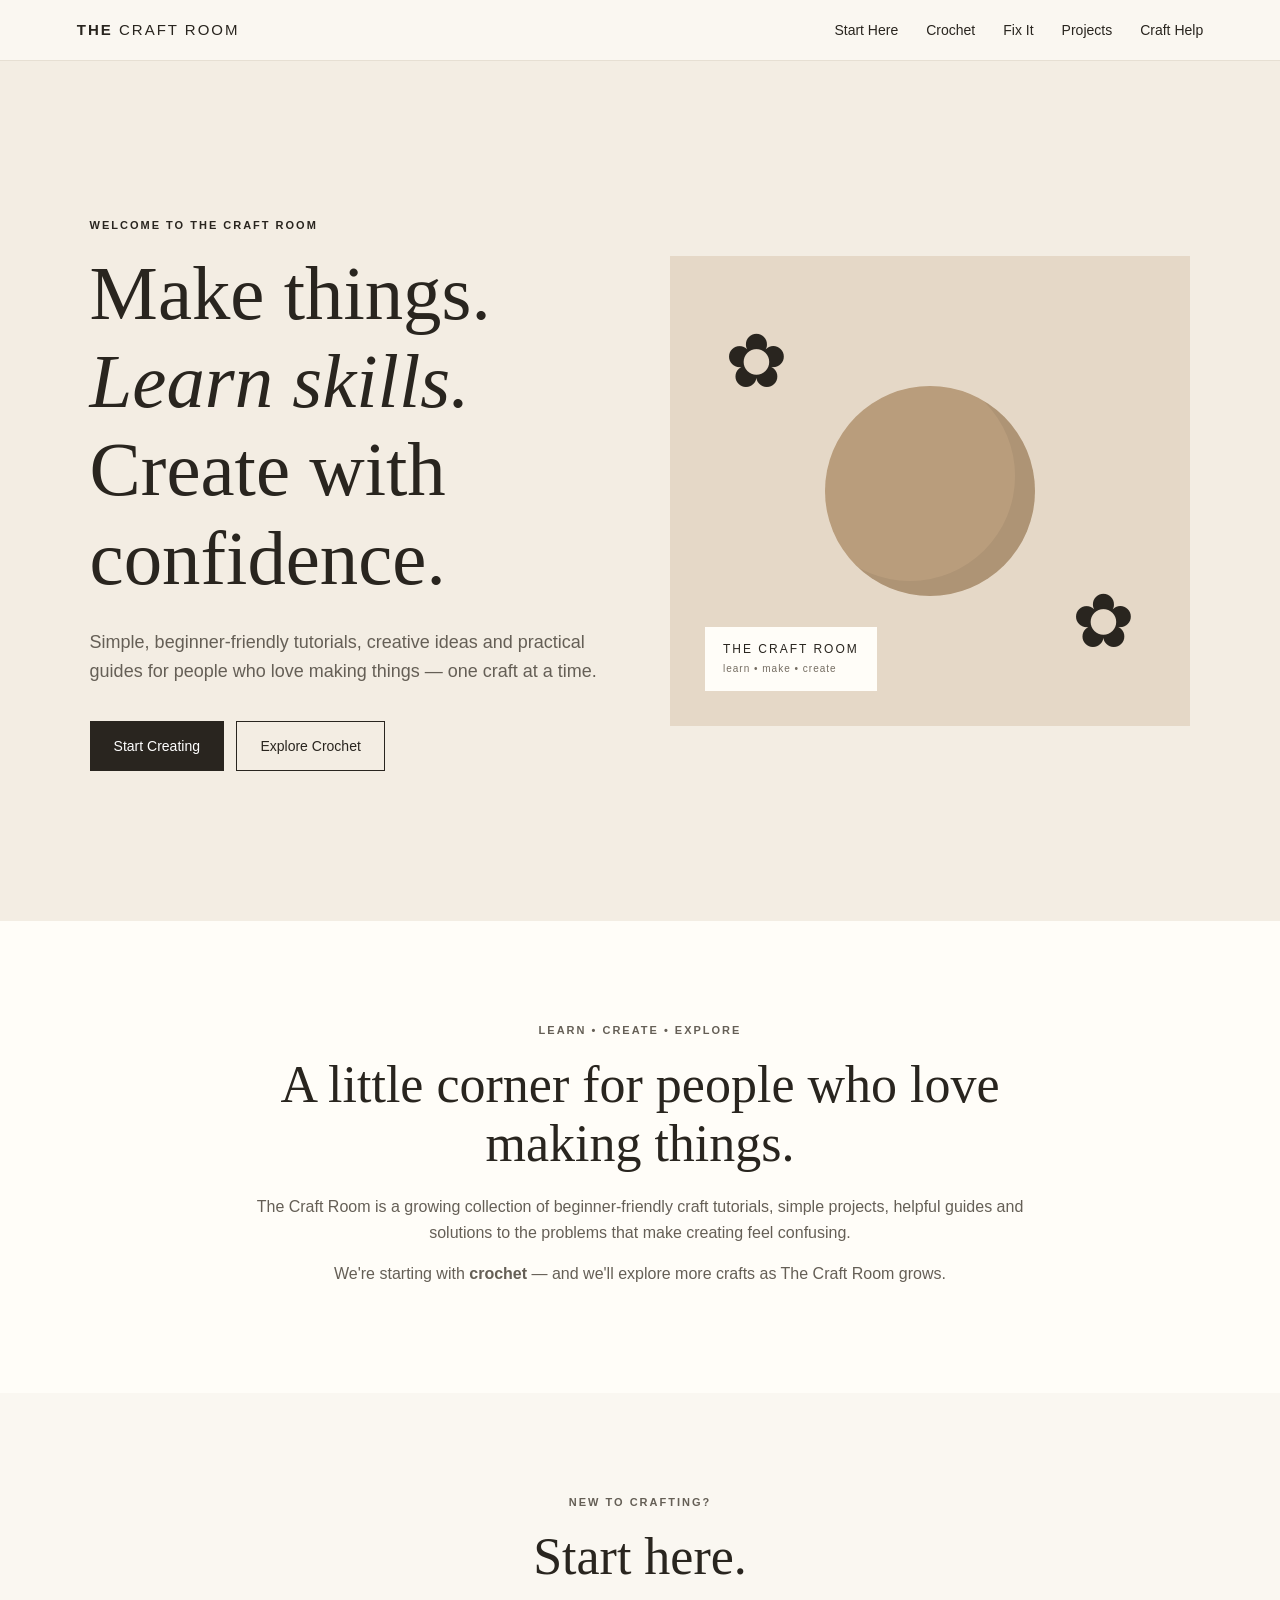
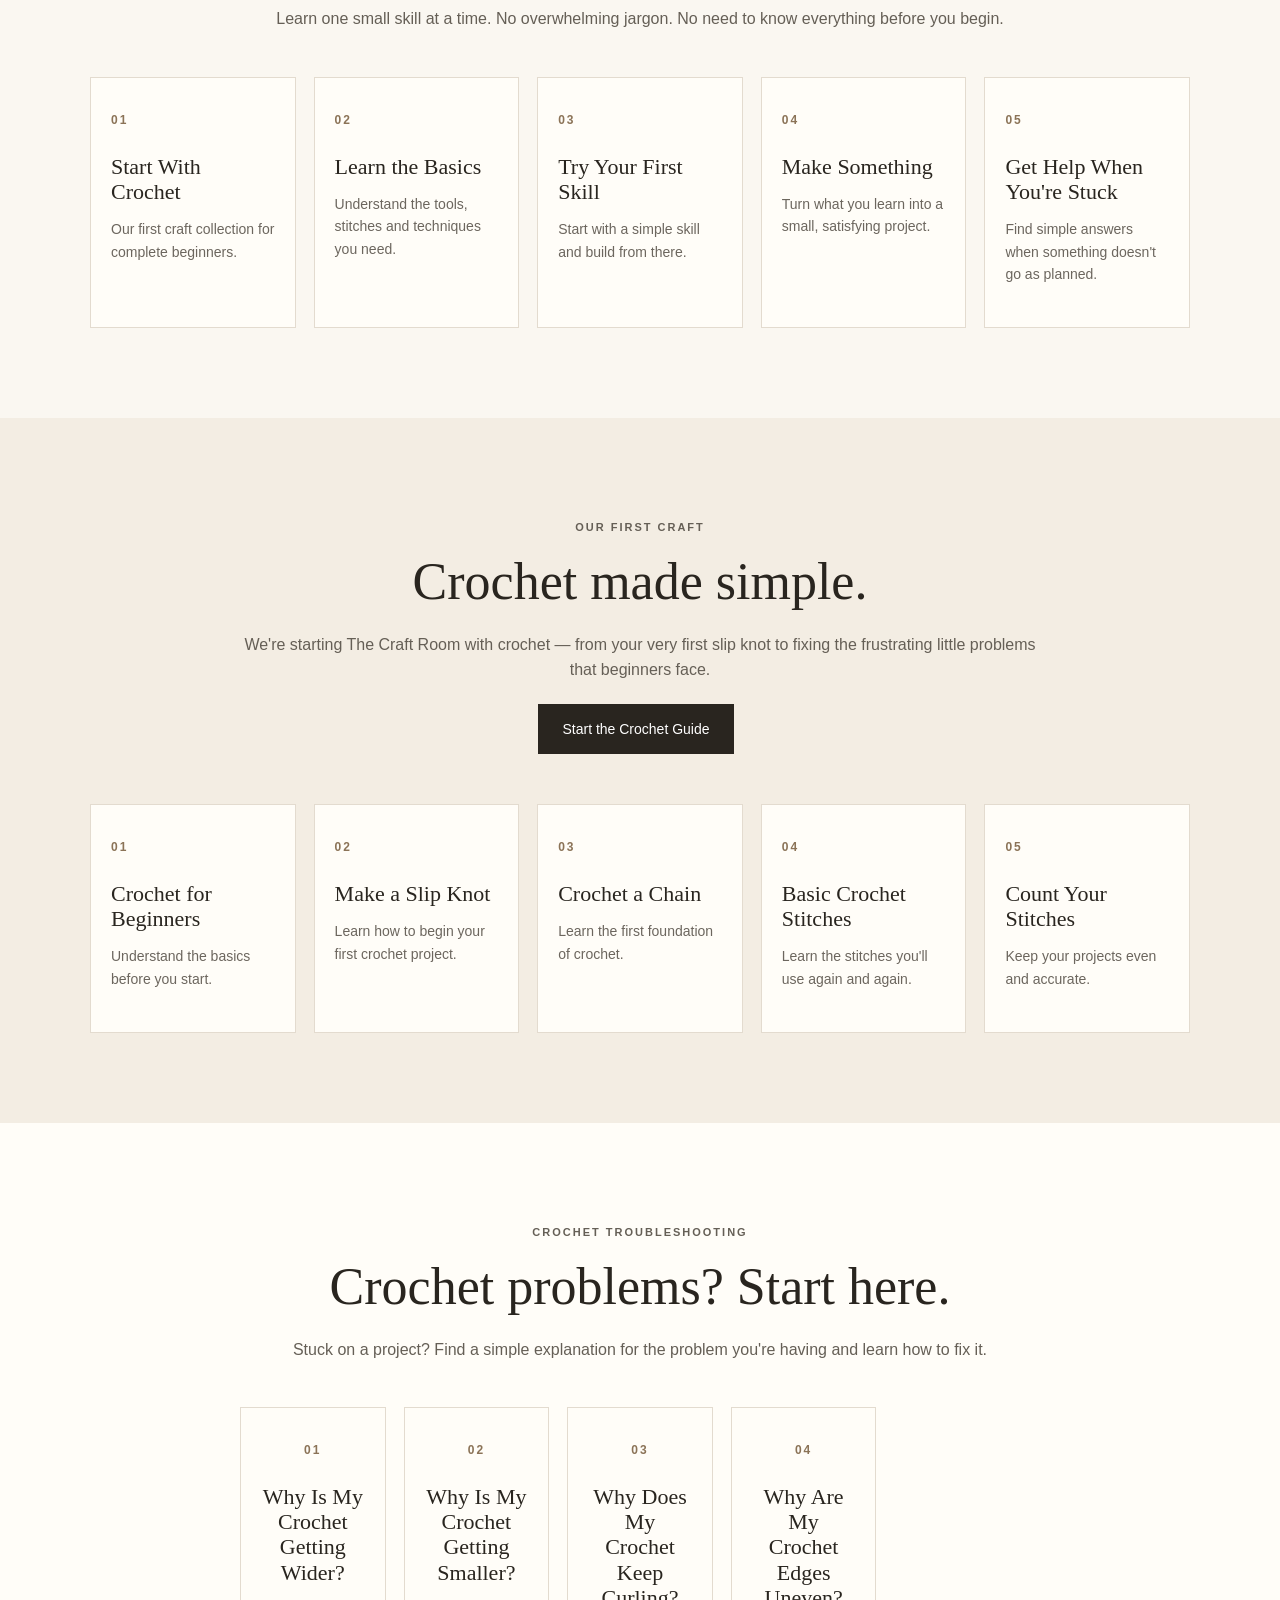
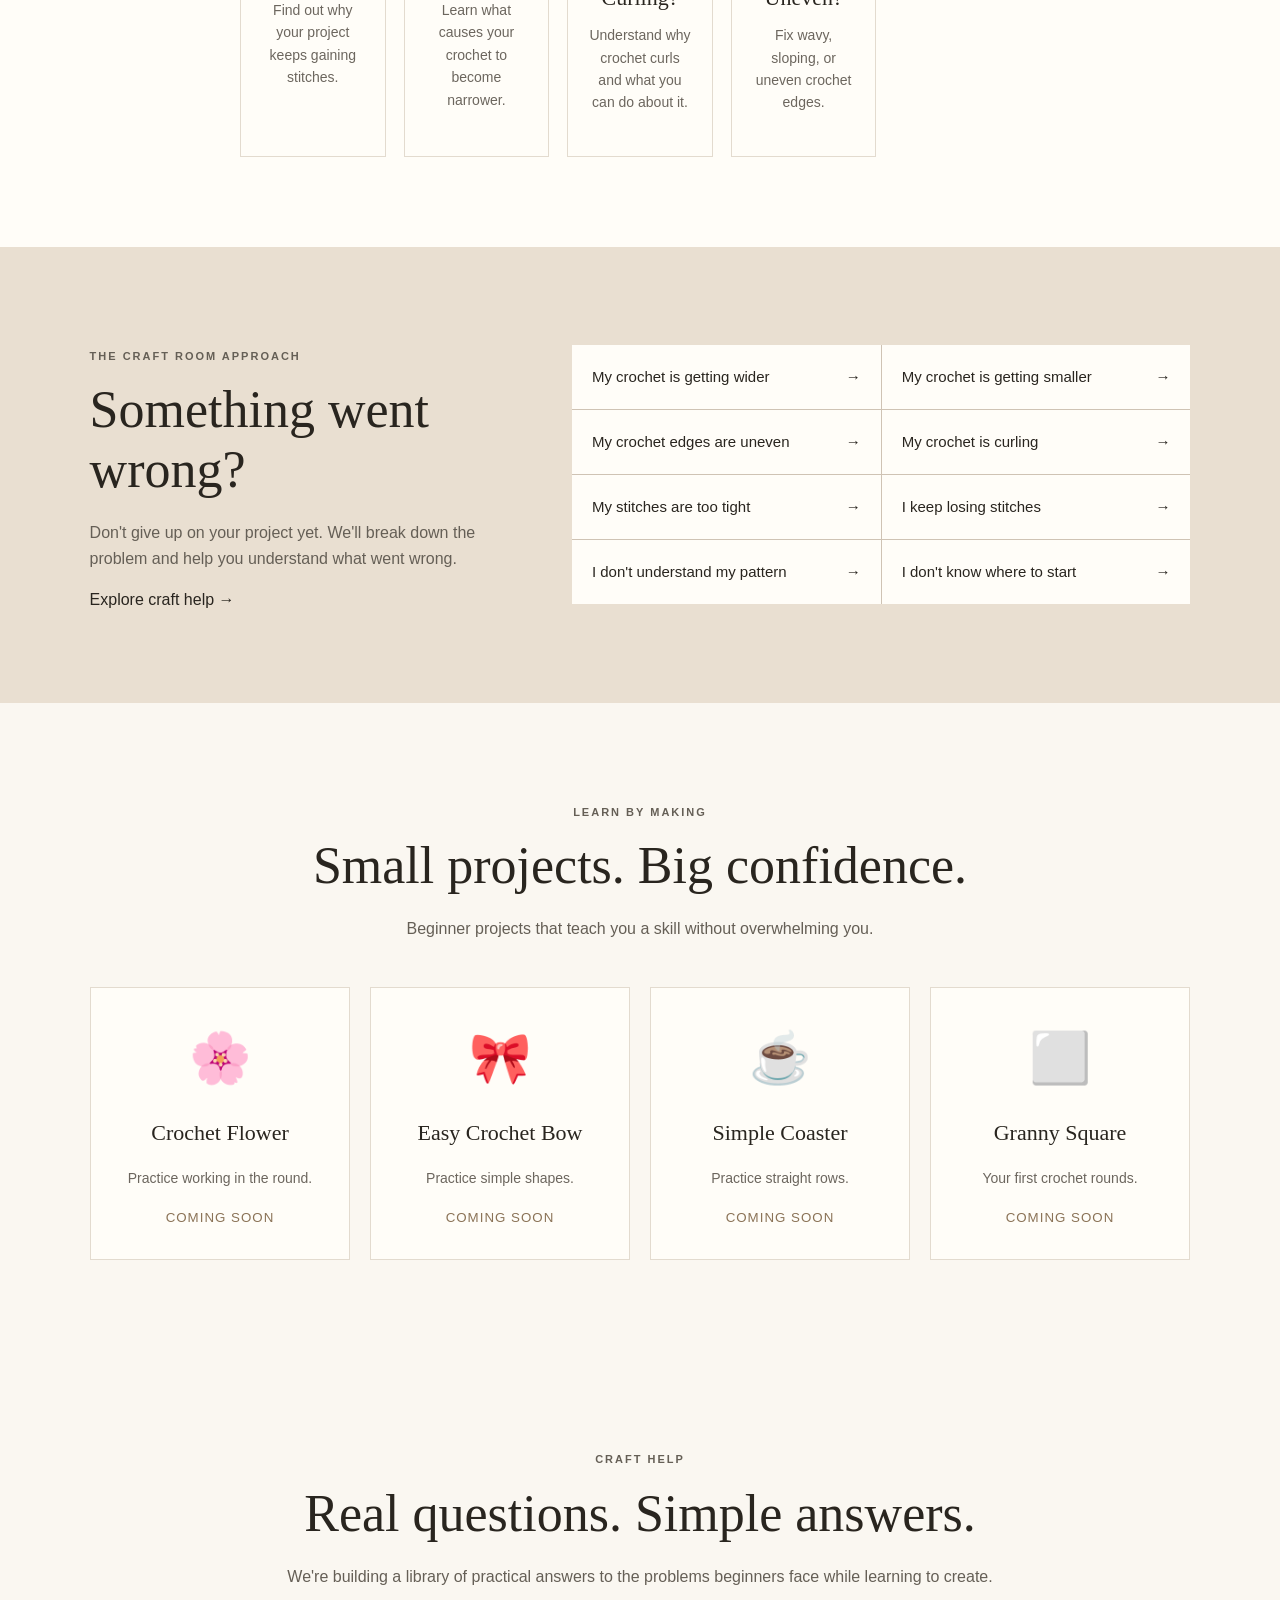
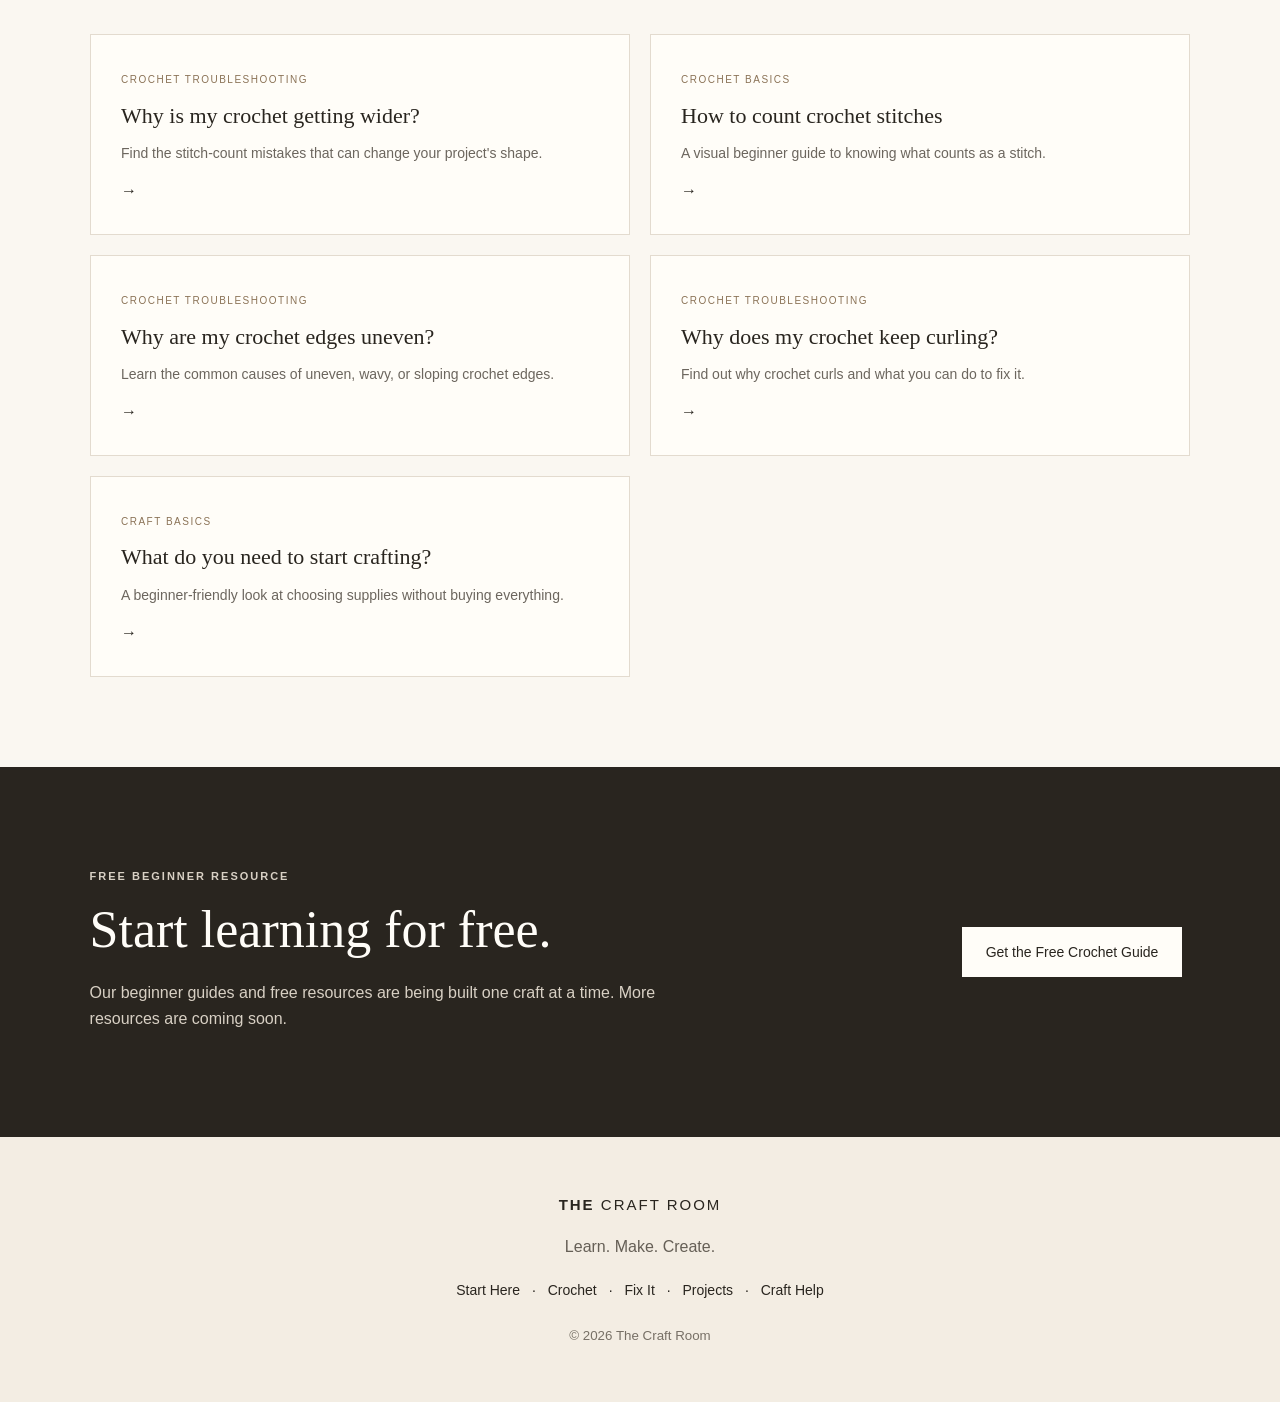
<file: index.html>
<!doctype html>
<html lang="en">

<head>
  <meta charset="utf-8">

  <meta name="viewport" content="width=device-width, initial-scale=1">

  <title>The Craft Room — Learn, Make & Create</title>

  <meta
    name="description"
    content="The Craft Room is a beginner-friendly DIY and crafts learning space with simple tutorials, practical guides and creative project ideas."
  >

  <link rel="stylesheet" href="./style.css">
</head>

<body>
</head><body><header><a class="logo" href="#">
THE <span>CRAFT ROOM</span>
</a><button
class="menu"
onclick="document.querySelector('nav').classList.toggle('open')">
☰
</button>

<nav><a href="#start">Start Here</a>

<a href="#crochet">Crochet</a>

<a href="#fix">Fix It</a>

<a href="#projects">Projects</a>

<a href="#help">Craft Help</a>

</nav></header><main><!-- HERO --><section class="hero"><div><p class="eyebrow">
WELCOME TO THE CRAFT ROOM
</p><h1>
Make things. <em>Learn skills.</em> Create with confidence.
</h1><p class="lead">
Simple, beginner-friendly tutorials, creative ideas and practical
guides for people who love making things — one craft at a time.
</p><a
class="btn dark"
href="#start">
Start Creating
</a>

<a
class="btn light"
href="#crochet">
Explore Crochet
</a>

</div><div class="hero-art"><div class="yarn"></div><div class="flower one">
✿
</div><div class="flower two">
✿
</div><div class="tag">THE CRAFT ROOM

<br><small>
learn • make • create
</small></div></div></section><!-- WHAT IS THE CRAFT ROOM --><section class="ebook"><div class="center"><p class="eyebrow">
LEARN • CREATE • EXPLORE
</p><h2>
A little corner for people who love making things.
</h2><p>
The Craft Room is a growing collection of beginner-friendly
craft tutorials, simple projects, helpful guides and solutions
to the problems that make creating feel confusing.
</p><p>
We're starting with <strong>crochet</strong> — and we'll explore
more crafts as The Craft Room grows.
</p></div></section><!-- START HERE --><section id="start"><div class="center"><p class="eyebrow">
NEW TO CRAFTING?
</p><h2>
Start here.
</h2><p>
Learn one small skill at a time. No overwhelming jargon.
No need to know everything before you begin.
</p></div><div class="steps"><article><b>01</b>

<h3>
<a href="#crochet">
Start With Crochet
</a>
</h3><p>
Our first craft collection for complete beginners.
</p></article><article><b>02</b>

<h3>
<a href="crochet-for-beginners.html">
Learn the Basics
</a>
</h3><p>
Understand the tools, stitches and techniques you need.
</p></article><article><b>03</b>

<h3>
<a href="how-to-make-a-crochet-slip-knot.html">
Try Your First Skill
</a>
</h3><p>
Start with a simple skill and build from there.
</p></article><article><b>04</b>

<h3>
<a href="how-to-crochet-a-chain.html">
Make Something
</a>
</h3><p>
Turn what you learn into a small, satisfying project.
</p></article><article><b>05</b>

<h3>
<a href="#help">
Get Help When You're Stuck
</a>
</h3><p>
Find simple answers when something doesn't go as planned.
</p></article></div></section><!-- CROCHET --><section id="crochet"><div class="center"><p class="eyebrow">
OUR FIRST CRAFT
</p><h2>
Crochet made simple.
</h2><p>
We're starting The Craft Room with crochet — from your very first
slip knot to fixing the frustrating little problems that beginners face.
</p><a
class="btn dark"
href="crochet-for-beginners.html">
Start the Crochet Guide
</a>

</div><div class="steps"><article><b>01</b>

<h3>
<a href="crochet-for-beginners.html">
Crochet for Beginners
</a>
</h3><p>
Understand the basics before you start.
</p></article><article><b>02</b>

<h3>
<a href="how-to-make-a-crochet-slip-knot.html">
Make a Slip Knot
</a>
</h3><p>
Learn how to begin your first crochet project.
</p></article><article><b>03</b>

<h3>
<a href="how-to-crochet-a-chain.html">
Crochet a Chain
</a>
</h3><p>
Learn the first foundation of crochet.
</p></article><article><b>04</b>

<h3>
<a href="how-to-make-basic-crochet-stitches.html">
Basic Crochet Stitches
</a>
</h3><p>
Learn the stitches you'll use again and again.
</p></article><article><b>05</b>

<h3>
<a href="how-to-count-crochet-stitches.html">
Count Your Stitches
</a>
</h3><p>
Keep your projects even and accurate.
</p></article></div></section><!-- CROCHET PROBLEMS --><section id="troubleshooting"><div class="center"><p class="eyebrow">
CROCHET TROUBLESHOOTING
</p><h2>
Crochet problems? Start here.
</h2><p>
Stuck on a project? Find a simple explanation for the problem
you're having and learn how to fix it.
</p><div class="steps"><article><b>01</b>

<h3>
<a href="why-is-my-crochet-getting-wider.html">
Why Is My Crochet Getting Wider?
</a>
</h3><p>
Find out why your project keeps gaining stitches.
</p></article><article><b>02</b>

<h3>
<a href="why-is-my-crochet-getting-smaller.html">
Why Is My Crochet Getting Smaller?
</a>
</h3><p>
Learn what causes your crochet to become narrower.
</p></article><article><b>03</b>

<h3>
<a href="why-does-my-crochet-keep-curling.html">
Why Does My Crochet Keep Curling?
</a>
</h3><p>
Understand why crochet curls and what you can do about it.
</p></article><article><b>04</b>

<h3>
<a href="why-are-my-crochet-edges-uneven.html">
Why Are My Crochet Edges Uneven?
</a>
</h3><p>
Fix wavy, sloping, or uneven crochet edges.
</p></article></div></div></section><!-- FIX MY CRAFT --><section id="fix" class="fix"><div><p class="eyebrow">
THE CRAFT ROOM APPROACH
</p><h2>
Something went wrong?
</h2><p>
Don't give up on your project yet. We'll break down the problem
and help you understand what went wrong.
</p><a href="#help">
Explore craft help →
</a></div><div class="problems"><a href="why-is-my-crochet-getting-wider.html">My crochet is getting wider

<span>→</span>

</a><a href="why-is-my-crochet-getting-smaller.html">My crochet is getting smaller

<span>→</span>

</a><a href="why-are-my-crochet-edges-uneven.html">My crochet edges are uneven

<span>→</span>

</a><a href="why-does-my-crochet-keep-curling.html">My crochet is curling

<span>→</span>

</a><a href="#help">My stitches are too tight

<span>→</span>

</a><a href="#help">I keep losing stitches

<span>→</span>

</a><a href="#help">I don't understand my pattern

<span>→</span>

</a><a href="#help">I don't know where to start

<span>→</span>

</a></div></section><!-- PROJECTS --><section id="projects"><div class="center"><p class="eyebrow">
LEARN BY MAKING
</p><h2>
Small projects. Big confidence.
</h2><p>
Beginner projects that teach you a skill without overwhelming you.
</p></div><div class="cards"><article><div>🌸</div><h3>
Crochet Flower
</h3><p>
Practice working in the round.
</p><small>
COMING SOON
</small></article><article><div>🎀</div><h3>
Easy Crochet Bow
</h3><p>
Practice simple shapes.
</p><small>
COMING SOON
</small></article><article><div>☕</div><h3>
Simple Coaster
</h3><p>
Practice straight rows.
</p><small>
COMING SOON
</small></article><article><div>⬜</div><h3>
Granny Square
</h3><p>
Your first crochet rounds.
</p><small>
COMING SOON
</small></article></div></section><!-- CRAFT HELP --><section id="help"><div class="center"><p class="eyebrow">
CRAFT HELP
</p><h2>
Real questions. Simple answers.
</h2><p>
We're building a library of practical answers to the problems
beginners face while learning to create.
</p></div><div class="articles"><a href="why-is-my-crochet-getting-wider.html"><small>
CROCHET TROUBLESHOOTING
</small><h3>
Why is my crochet getting wider?
</h3><p>
Find the stitch-count mistakes that can change your project's shape.
</p>→

</a><a href="how-to-count-crochet-stitches.html"><small>
CROCHET BASICS
</small><h3>
How to count crochet stitches
</h3><p>
A visual beginner guide to knowing what counts as a stitch.
</p>→

</a><a href="why-are-my-crochet-edges-uneven.html"><small>
CROCHET TROUBLESHOOTING
</small><h3>
Why are my crochet edges uneven?
</h3><p>
Learn the common causes of uneven, wavy, or sloping crochet edges.
</p>→

</a><a href="why-does-my-crochet-keep-curling.html"><small>
CROCHET TROUBLESHOOTING
</small><h3>
Why does my crochet keep curling?
</h3><p>
Find out why crochet curls and what you can do to fix it.
</p>→

</a><a href="#"><small>
CRAFT BASICS
</small><h3>
What do you need to start crafting?
</h3><p>
A beginner-friendly look at choosing supplies without buying everything.
</p>→

</a></div></section><!-- FREE GUIDE --><section class="signup"><div><p class="eyebrow">
FREE BEGINNER RESOURCE
</p><h2>
Start learning for free.
</h2><p>
Our beginner guides and free resources are being built one craft
at a time. More resources are coming soon.
</p></div><a
class="btn dark"
href="The-Craft-Room-Crochet-Made-Simple-Visual-Edition.pdf"
target="_blank">

Get the Free Crochet Guide

</a></section></main><!-- FOOTER --><footer><a class="logo" href="#">THE <span>CRAFT ROOM</span>

</a><p>
Learn. Make. Create.
</p><div><a href="#start">
Start Here
</a>·

<a href="#crochet">
Crochet
</a>·

<a href="#fix">
Fix It
</a>·

<a href="#projects">
Projects
</a>·

<a href="#help">
Craft Help
</a></div><small>
© 2026 The Craft Room
</small>
</footer>
</body>
</html>
</file>
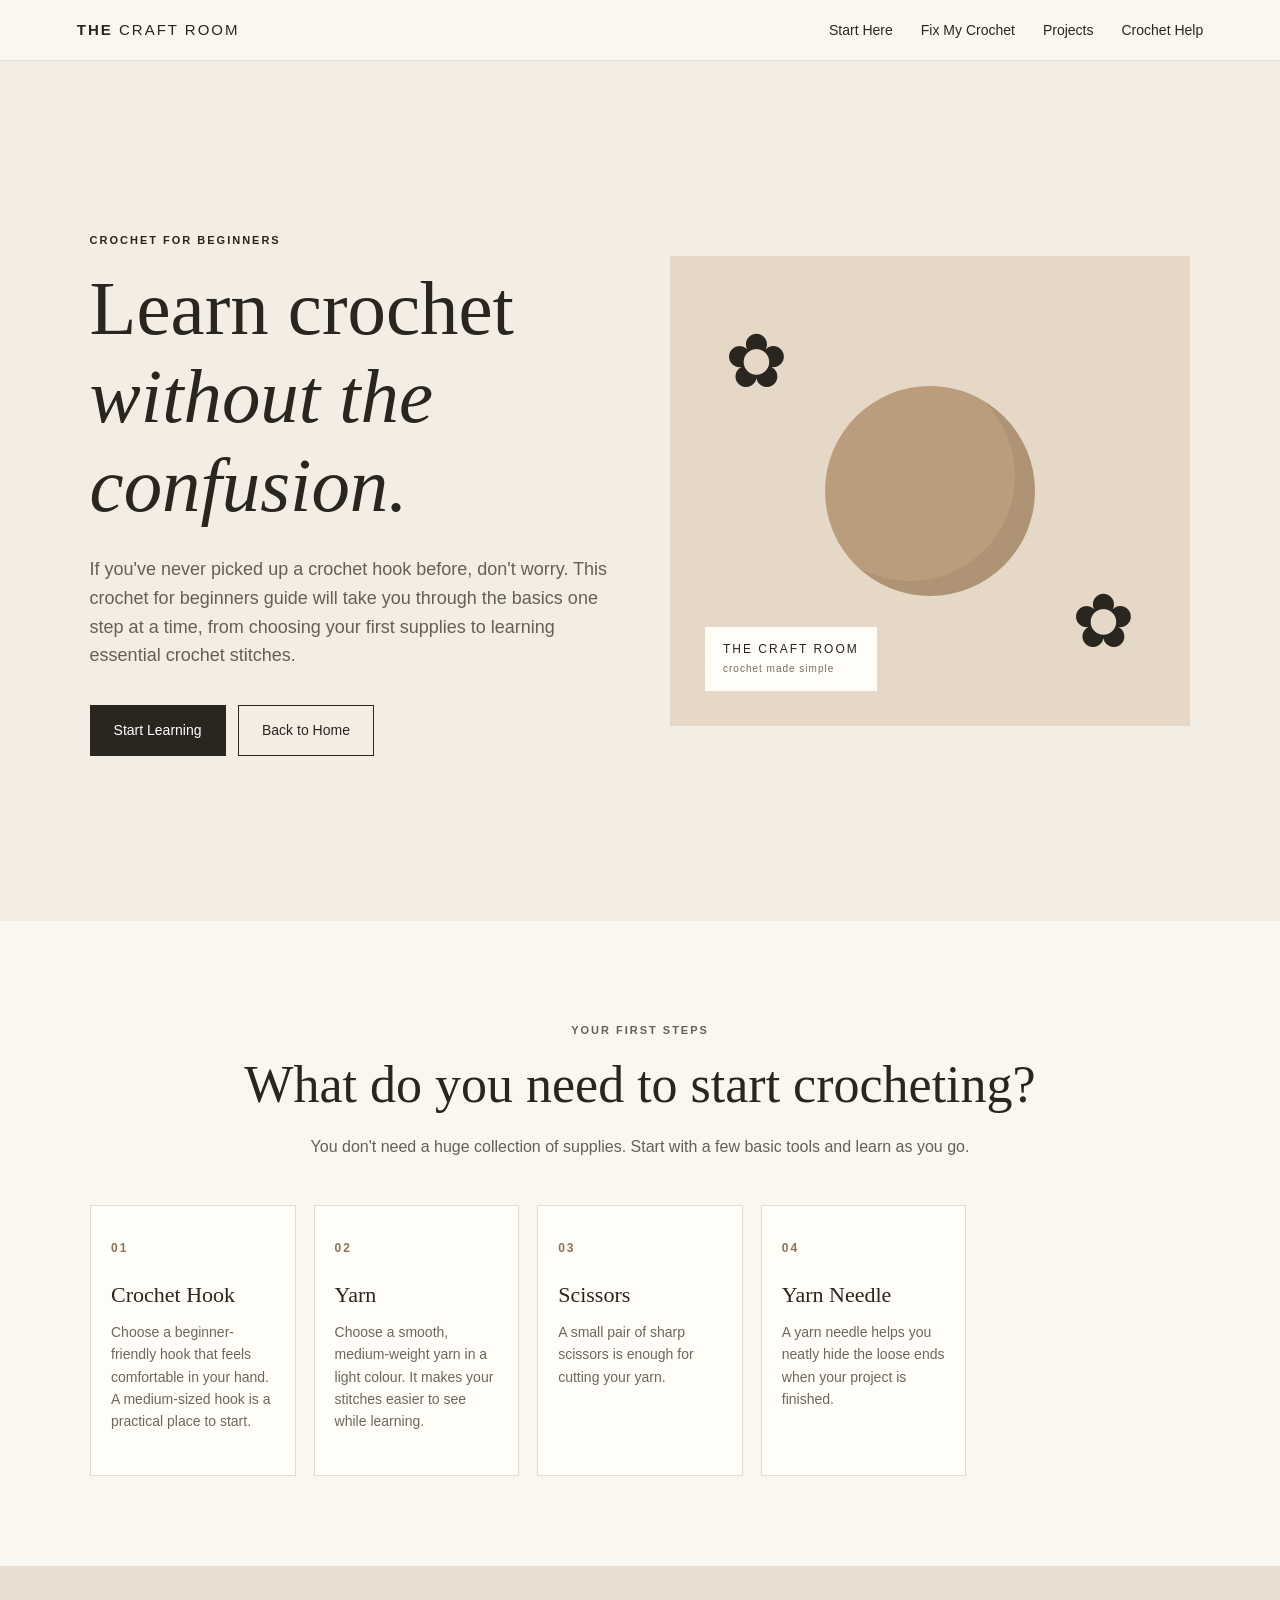
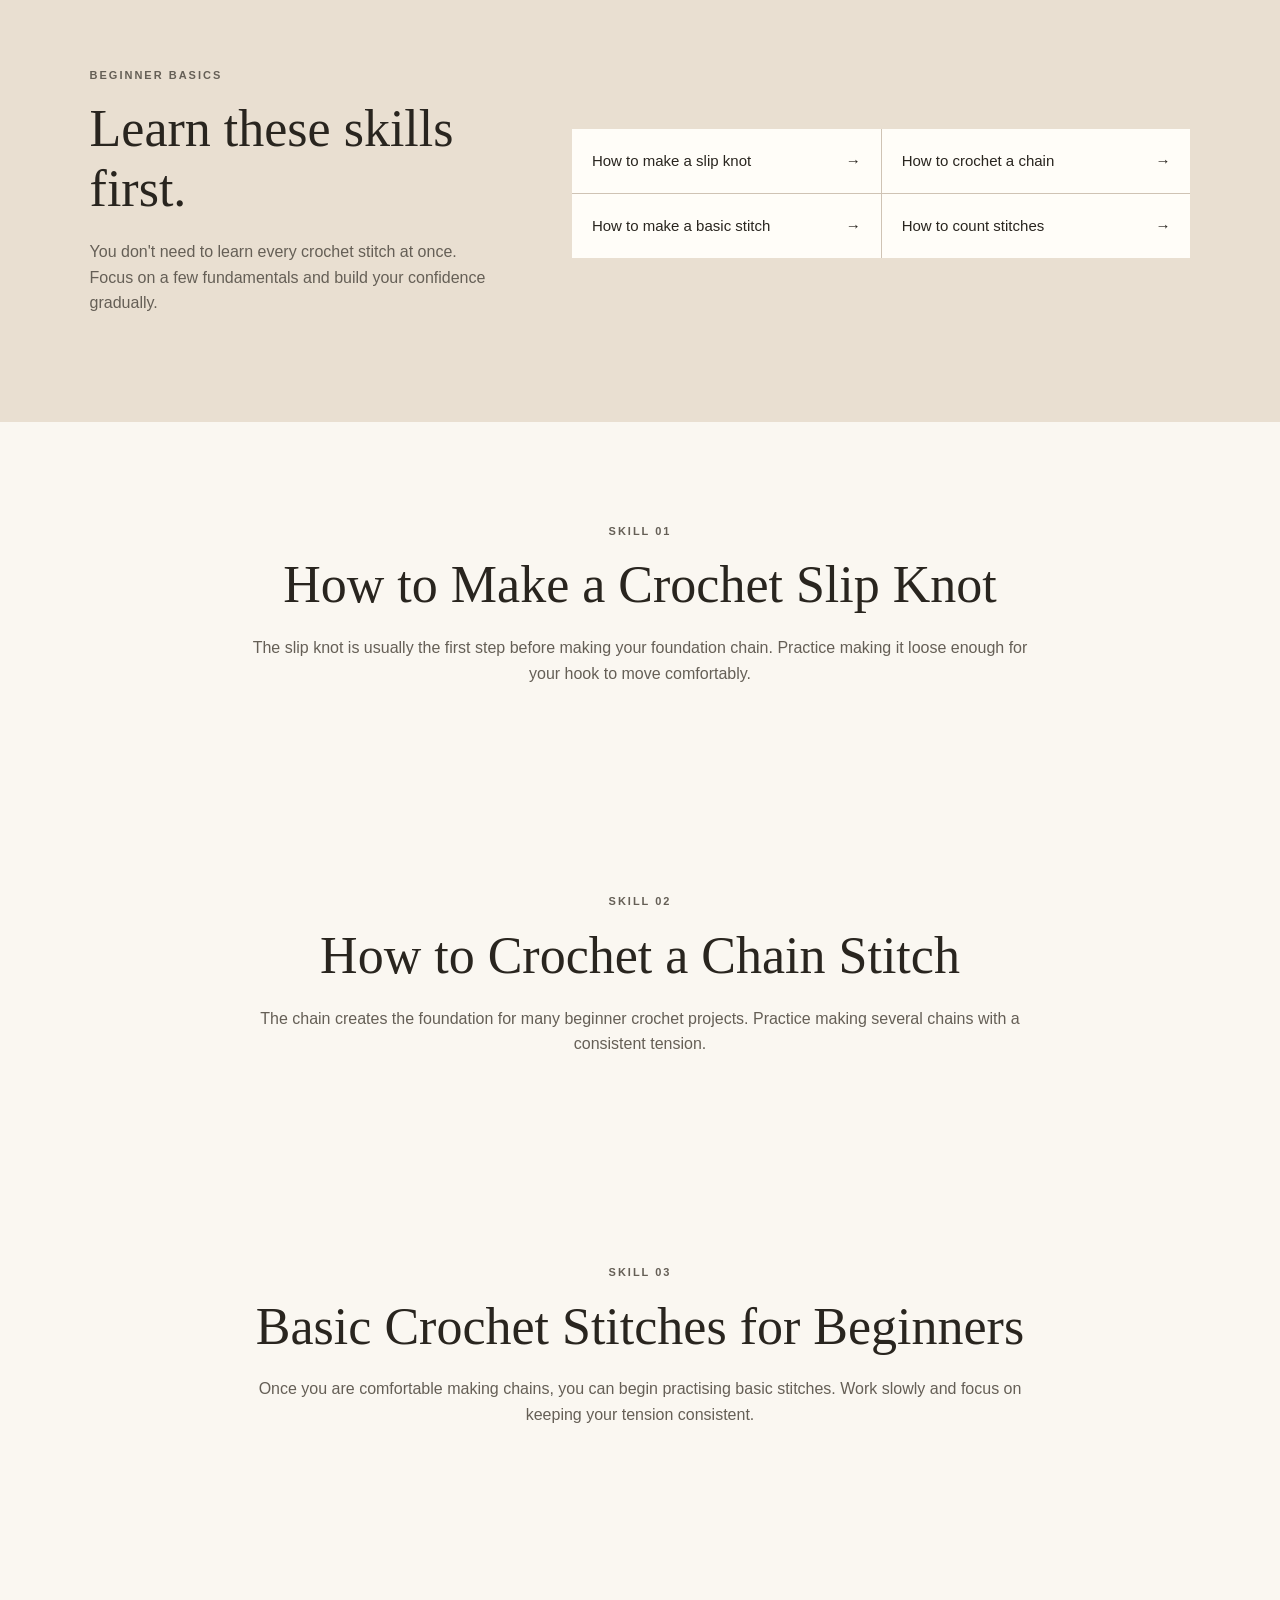
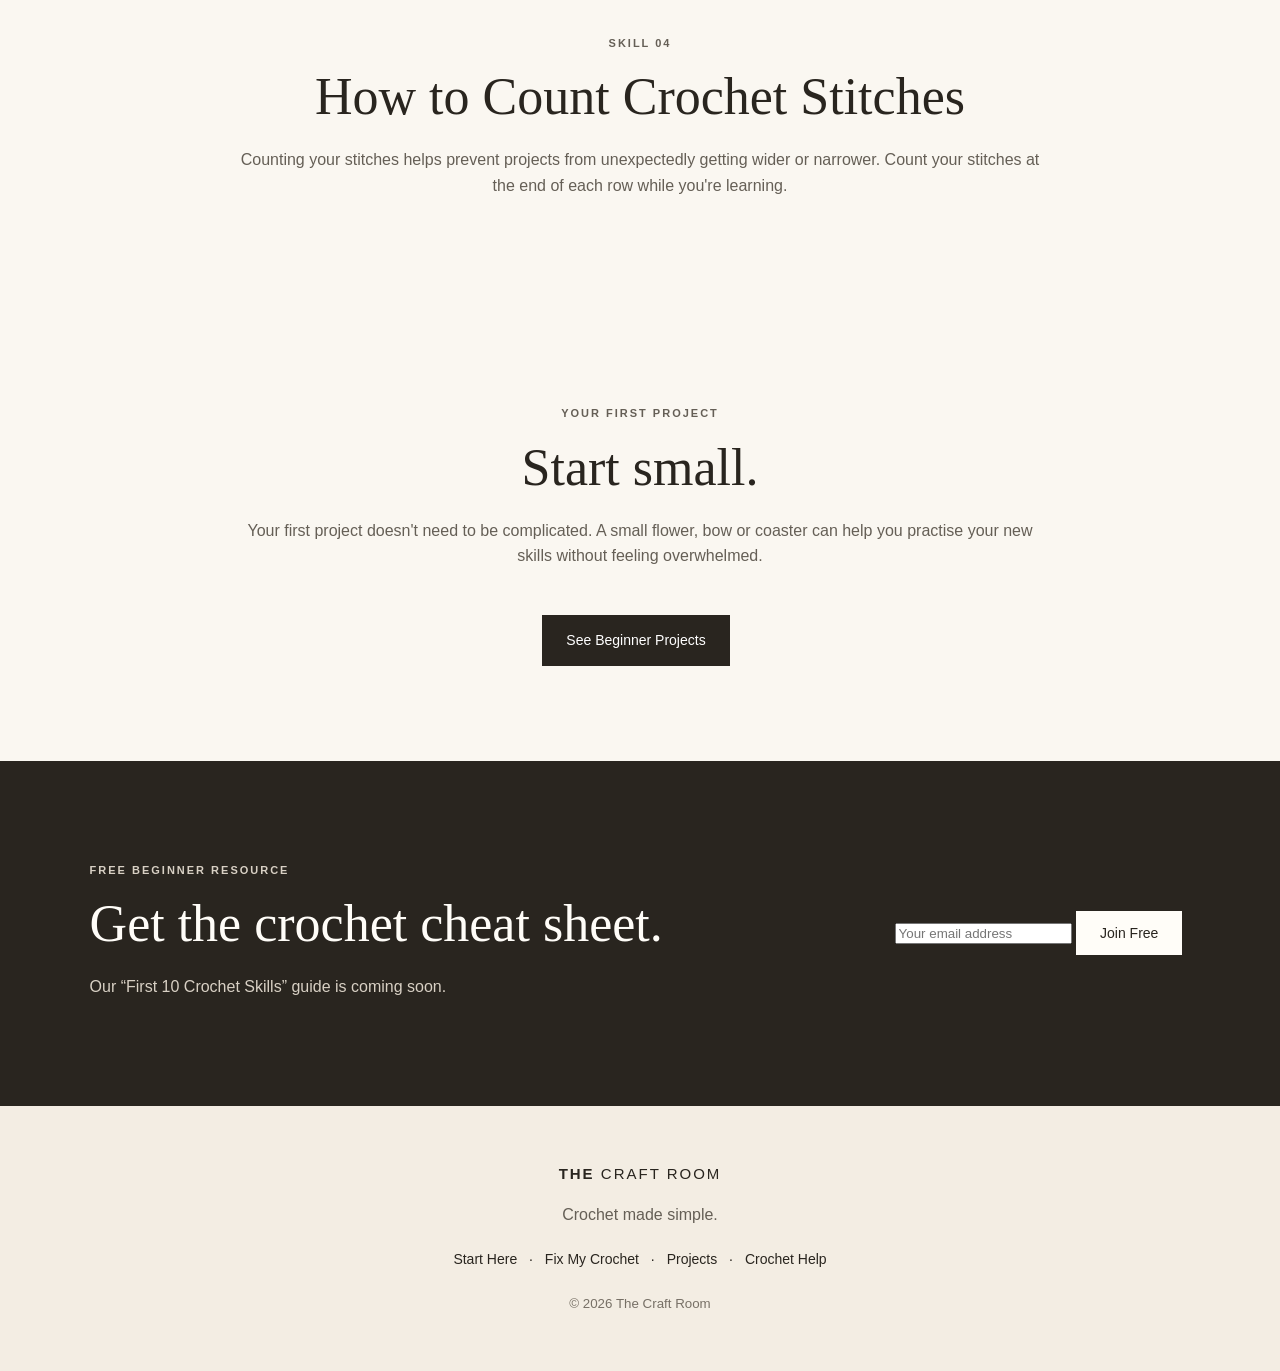
<file: crochet-for-beginners.html>
<!doctype html>
<html lang="en">
<head>
<meta charset="utf-8">
<meta name="viewport" content="width=device-width,initial-scale=1">

<title>Crochet for Beginners: Complete Beginner Guide | The Craft Room</title>

<meta name="description" content="Learn crochet from scratch with this simple crochet for beginners guide. Learn the slip knot, chain stitch, basic crochet stitches and how to count stitches.">

<link rel="stylesheet" href="style.css">
</head>

<body>

<header>
<a class="logo" href="index.html">THE <span>CRAFT ROOM</span></a>

<button class="menu" onclick="document.querySelector('nav').classList.toggle('open')">☰</button>

<nav>
<a href="index.html#start">Start Here</a>
<a href="index.html#fix">Fix My Crochet</a>
<a href="index.html#projects">Projects</a>
<a href="index.html#help">Crochet Help</a>
</nav>
</header>

<main>

<section class="hero">
<div>
<p class="eyebrow">CROCHET FOR BEGINNERS</p>

<h1>Learn crochet <em>without the confusion.</em></h1>

<p class="lead">
If you've never picked up a crochet hook before, don't worry. 
This crochet for beginners guide will take you through the basics one step at a time, from choosing your first supplies to learning essential crochet stitches.
</p>

<a class="btn dark" href="#basics">Start Learning</a>
<a class="btn light" href="index.html">Back to Home</a>
</div>

<div class="hero-art">
<div class="yarn"></div>
<div class="flower one">✿</div>
<div class="flower two">✿</div>
<div class="tag">THE CRAFT ROOM<br><small>crochet made simple</small></div>
</div>

</section>


<section id="basics">

<div class="center">
<p class="eyebrow">YOUR FIRST STEPS</p>
<h2>What do you need to start crocheting?</h2>

<p>
You don't need a huge collection of supplies. Start with a few basic tools and learn as you go.
</p>
</div>

<div class="steps">

<article>
<b>01</b>
<h3>Crochet Hook</h3>
<p>Choose a beginner-friendly hook that feels comfortable in your hand. A medium-sized hook is a practical place to start.</p>
</article>

<article>
<b>02</b>
<h3>Yarn</h3>
<p>Choose a smooth, medium-weight yarn in a light colour. It makes your stitches easier to see while learning.</p>
</article>

<article>
<b>03</b>
<h3>Scissors</h3>
<p>A small pair of sharp scissors is enough for cutting your yarn.</p>
</article>

<article>
<b>04</b>
<h3>Yarn Needle</h3>
<p>A yarn needle helps you neatly hide the loose ends when your project is finished.</p>
</article>

</div>

</section>


<section class="fix">

<div>

<p class="eyebrow">BEGINNER BASICS</p>

<h2>Learn these skills first.</h2>

<p>
You don't need to learn every crochet stitch at once. Focus on a few fundamentals and build your confidence gradually.
</p>

</div>

<div class="problems">

<a href="how-to-make-a-crochet-slip-knot.html">How to make a slip knot <span>→</span></a>

<a href="how-to-crochet-a-chain.html">How to crochet a chain <span>→</span></a>

<a href="how-to-make-basic-crochet-stitches.html">How to make a basic stitch <span>→</span></a>

<a href="how-to-count-crochet-stitches.html">How to count stitches <span>→</span></a>

</div>

</section>


<section id="slip-knot">

<div class="center">

<p class="eyebrow">SKILL 01</p>

<h2>How to Make a Crochet Slip Knot</h2>

<p>
The slip knot is usually the first step before making your foundation chain. Practice making it loose enough for your hook to move comfortably.
</p>

</div>

</section>


<section id="chain">

<div class="center">

<p class="eyebrow">SKILL 02</p>

<h2>How to Crochet a Chain Stitch</h2>

<p>
The chain creates the foundation for many beginner crochet projects. Practice making several chains with a consistent tension.
</p>

</div>

</section>


<section id="single">

<div class="center">

<p class="eyebrow">SKILL 03</p>

<h2>Basic Crochet Stitches for Beginners</h2>

<p>
Once you are comfortable making chains, you can begin practising basic stitches. Work slowly and focus on keeping your tension consistent.
</p>

</div>

</section>


<section id="count">

<div class="center">

<p class="eyebrow">SKILL 04</p>

<h2>How to Count Crochet Stitches</h2>

<p>
Counting your stitches helps prevent projects from unexpectedly getting wider or narrower. Count your stitches at the end of each row while you're learning.
</p>

</div>

</section>


<section>

<div class="center">

<p class="eyebrow">YOUR FIRST PROJECT</p>

<h2>Start small.</h2>

<p>
Your first project doesn't need to be complicated. A small flower, bow or coaster can help you practise your new skills without feeling overwhelmed.
</p>

<br>

<a class="btn dark" href="index.html#projects">See Beginner Projects</a>

</div>

</section>


<section class="signup">

<div>

<p class="eyebrow">FREE BEGINNER RESOURCE</p>

<h2>Get the crochet cheat sheet.</h2>

<p>
Our “First 10 Crochet Skills” guide is coming soon.
</p>

</div>

<form onsubmit="event.preventDefault();alert('Thanks! The free guide is being prepared.');">

<input type="email" required placeholder="Your email address">

<button class="btn dark">Join Free</button>

</form>

</section>

</main>


<footer>

<a class="logo" href="index.html">THE <span>CRAFT ROOM</span></a>

<p>Crochet made simple.</p>

<div>
<a href="index.html#start">Start Here</a> ·
<a href="index.html#fix">Fix My Crochet</a> ·
<a href="index.html#projects">Projects</a> ·
<a href="index.html#help">Crochet Help</a>
</div>

<small>© 2026 The Craft Room</small>

</footer>

</body>
  </html>
</file>
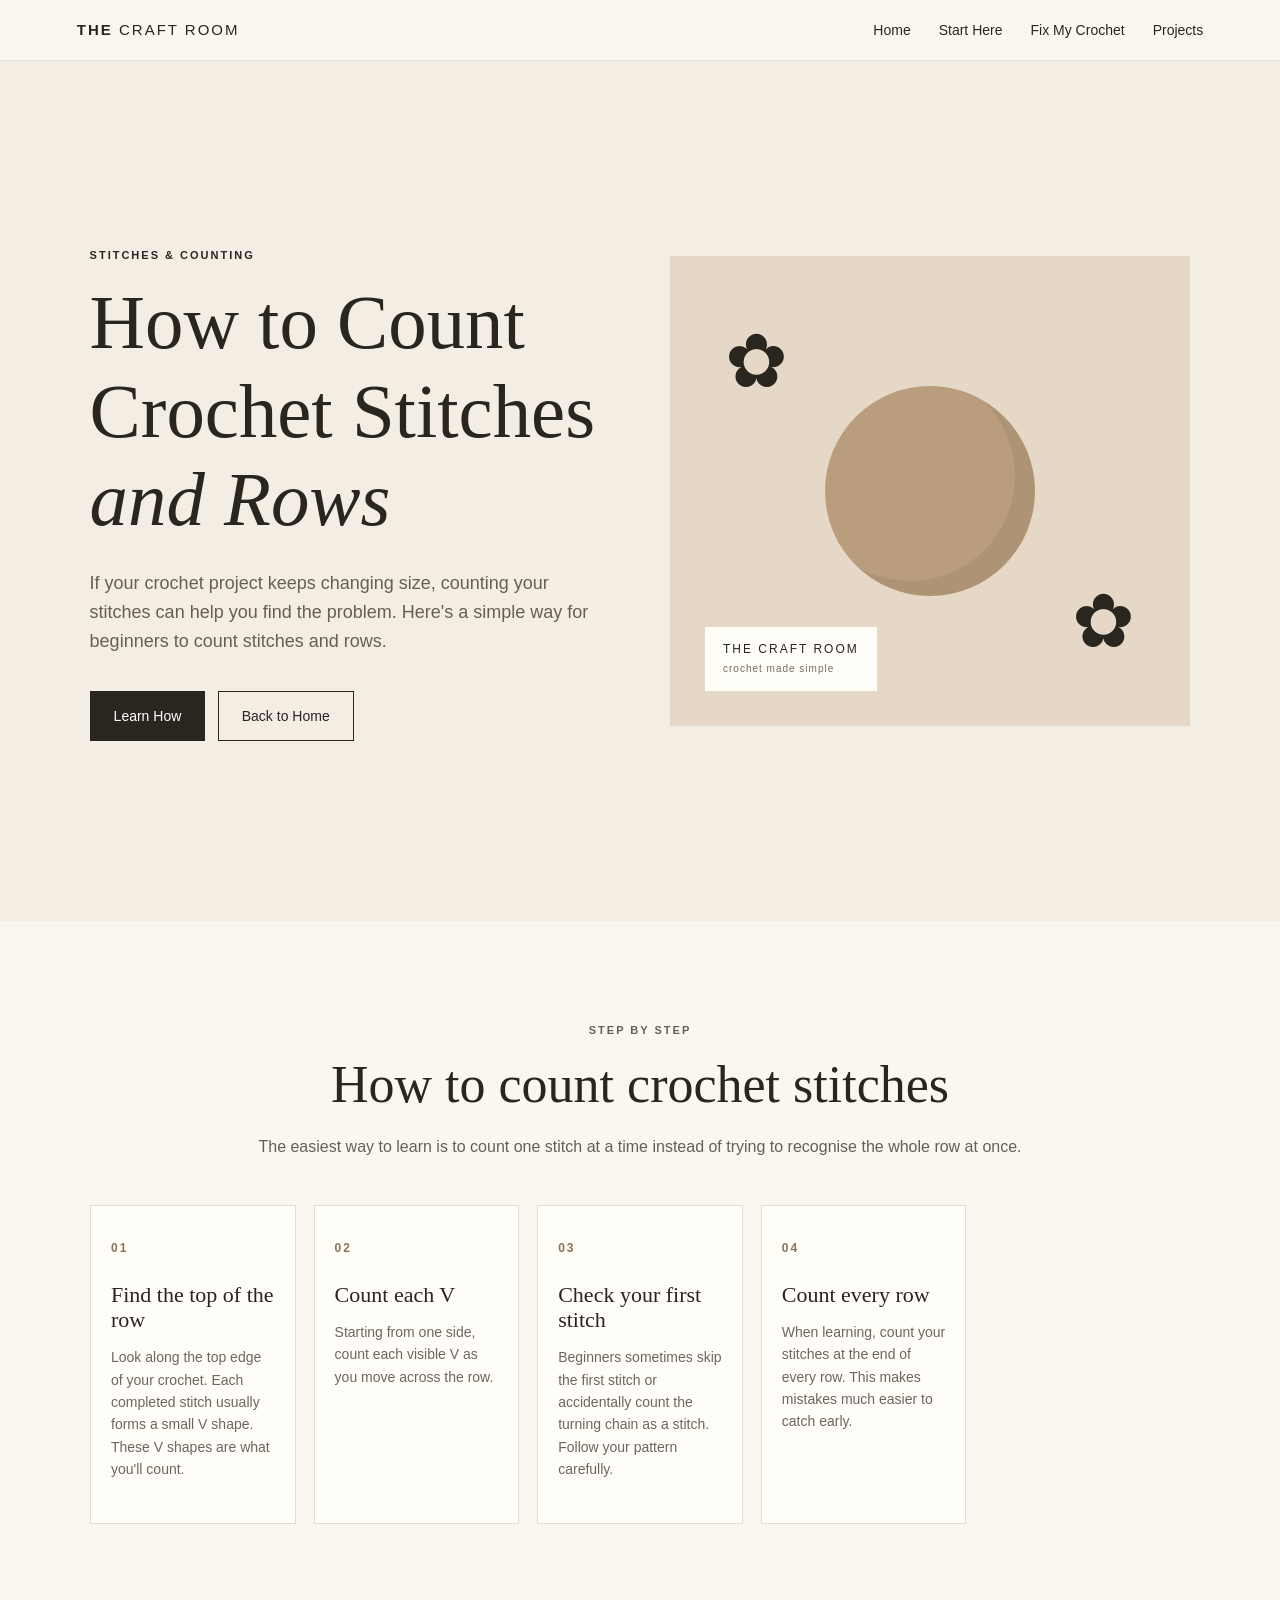
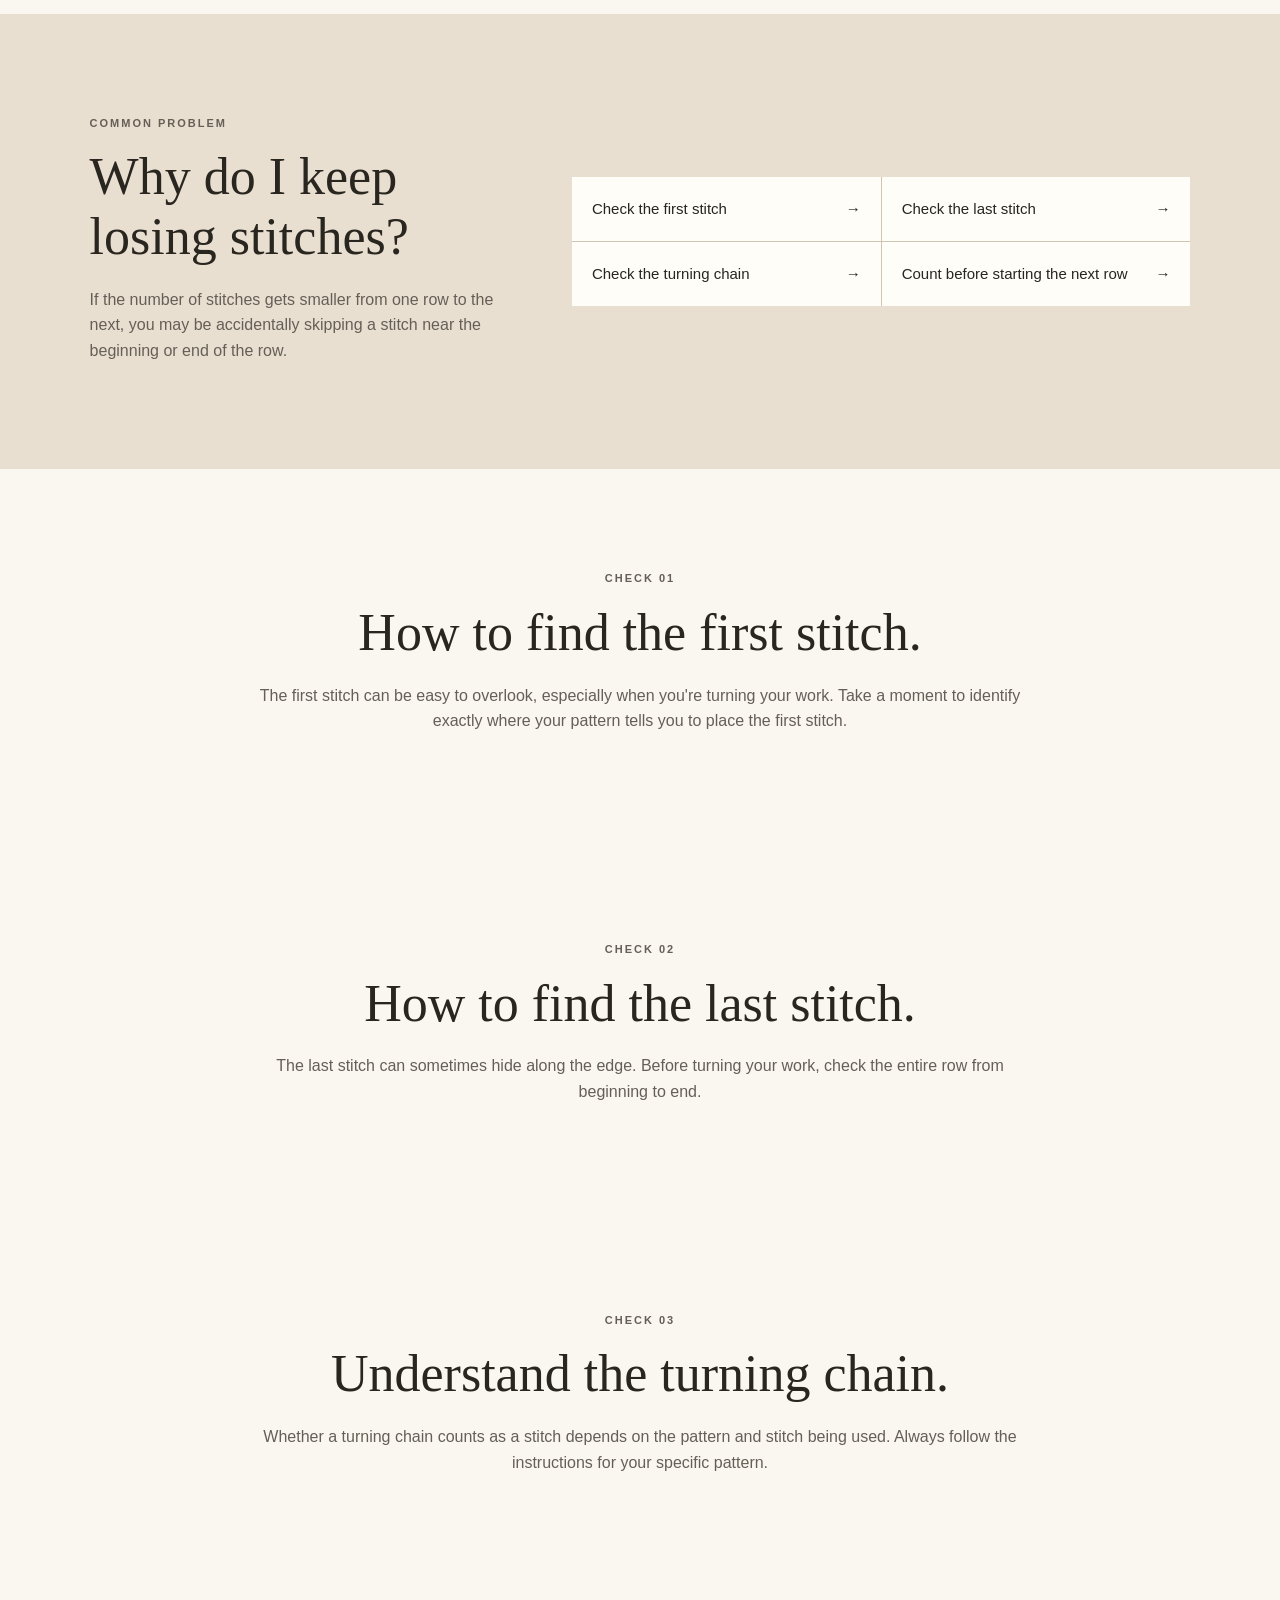
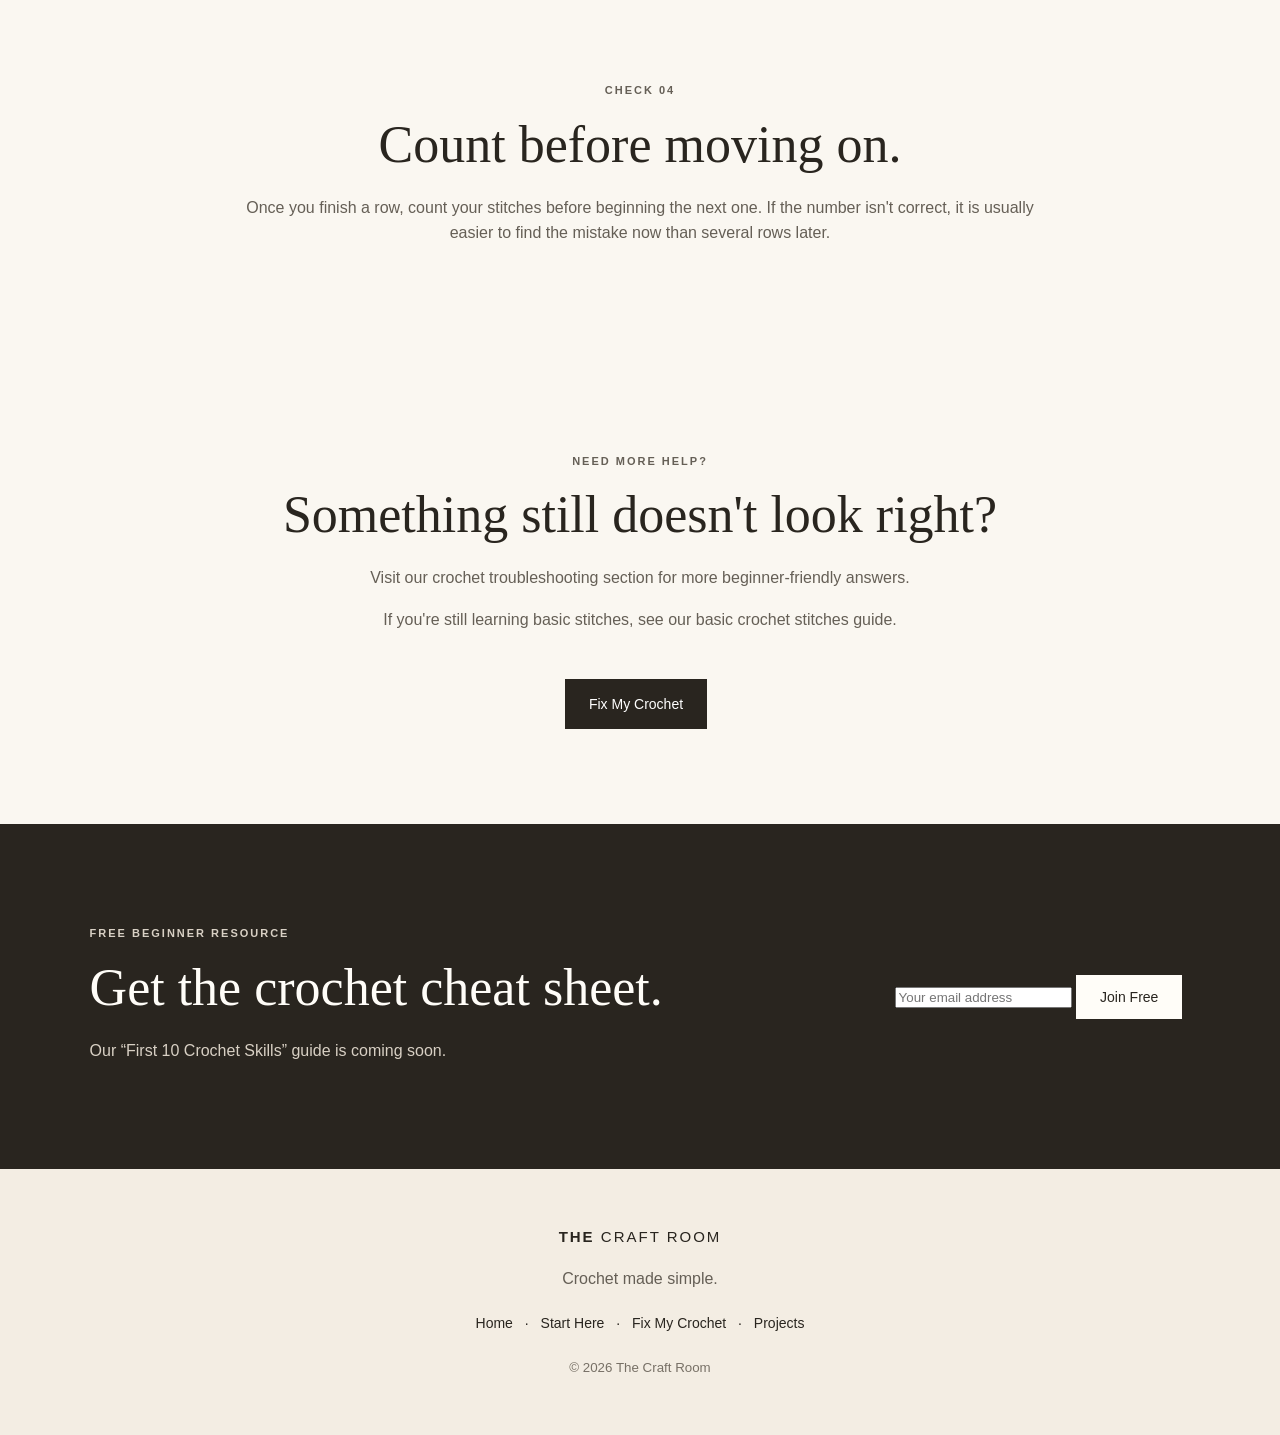
<file: how-to-count-crochet-stitches.html>
<!doctype html>
<html lang="en">
<head>
<meta charset="utf-8">
<meta name="viewport" content="width=device-width,initial-scale=1">

<title>How to Count Crochet Stitches and Rows for Beginners | The Craft Room</title>

<meta name="description" content="Learn how to count crochet stitches and rows with this simple beginner guide. Avoid losing stitches and keep your crochet projects the right size.">

<link rel="stylesheet" href="style.css">
</head>

<body>

<header>
<a class="logo" href="index.html">THE <span>CRAFT ROOM</span></a>

<button class="menu" onclick="document.querySelector('nav').classList.toggle('open')">☰</button>

<nav>
<a href="index.html">Home</a>
<a href="crochet-for-beginners.html">Start Here</a>
<a href="index.html#fix">Fix My Crochet</a>
<a href="index.html#projects">Projects</a>
</nav>
</header>


<main>

<section class="hero">

<div>

<p class="eyebrow">STITCHES & COUNTING</p>

<h1>How to Count Crochet Stitches <em>and Rows</em></h1>

<p class="lead">
If your crochet project keeps changing size, counting your stitches can help you find the problem. Here's a simple way for beginners to count stitches and rows.
</p>

<a class="btn dark" href="#how">Learn How</a>

<a class="btn light" href="index.html">Back to Home</a>

</div>

<div class="hero-art">

<div class="yarn"></div>

<div class="flower one">✿</div>

<div class="flower two">✿</div>

<div class="tag">
THE CRAFT ROOM<br>
<small>crochet made simple</small>
</div>

</div>

</section>


<section id="how">

<div class="center">

<p class="eyebrow">STEP BY STEP</p>

<h2>How to count crochet stitches</h2>

<p>
The easiest way to learn is to count one stitch at a time instead of trying to recognise the whole row at once.
</p>

</div>


<div class="steps">

<article>
<b>01</b>
<h3>Find the top of the row</h3>
<p>
Look along the top edge of your crochet. Each completed stitch usually forms a small V shape. These V shapes are what you'll count.
</p>
</article>

<article>
<b>02</b>
<h3>Count each V</h3>
<p>Starting from one side, count each visible V as you move across the row.</p>
</article>

<article>
<b>03</b>
<h3>Check your first stitch</h3>
<p>Beginners sometimes skip the first stitch or accidentally count the turning chain as a stitch. Follow your pattern carefully.</p>
</article>

<article>
<b>04</b>
<h3>Count every row</h3>
<p>When learning, count your stitches at the end of every row. This makes mistakes much easier to catch early.</p>
</article>

</div>

</section>


<section class="fix">

<div>

<p class="eyebrow">COMMON PROBLEM</p>

<h2>Why do I keep losing stitches?</h2>

<p>
If the number of stitches gets smaller from one row to the next, you may be accidentally skipping a stitch near the beginning or end of the row.
</p>

</div>


<div class="problems">

<a href="#first">Check the first stitch <span>→</span></a>

<a href="#last">Check the last stitch <span>→</span></a>

<a href="#chain">Check the turning chain <span>→</span></a>

<a href="#counting">Count before starting the next row <span>→</span></a>

</div>

</section>


<section id="first">

<div class="center">

<p class="eyebrow">CHECK 01</p>

<h2>How to find the first stitch.</h2>

<p>
The first stitch can be easy to overlook, especially when you're turning your work. Take a moment to identify exactly where your pattern tells you to place the first stitch.
</p>

</div>

</section>


<section id="last">

<div class="center">

<p class="eyebrow">CHECK 02</p>

<h2>How to find the last stitch.</h2>

<p>
The last stitch can sometimes hide along the edge. Before turning your work, check the entire row from beginning to end.
</p>

</div>

</section>


<section id="chain">

<div class="center">

<p class="eyebrow">CHECK 03</p>

<h2>Understand the turning chain.</h2>

<p>
Whether a turning chain counts as a stitch depends on the pattern and stitch being used. Always follow the instructions for your specific pattern.
</p>

</div>

</section>


<section id="counting">

<div class="center">

<p class="eyebrow">CHECK 04</p>

<h2>Count before moving on.</h2>

<p>
Once you finish a row, count your stitches before beginning the next one. If the number isn't correct, it is usually easier to find the mistake now than several rows later.
</p>

</div>

</section>



<section>

<div class="center">

<p class="eyebrow">NEED MORE HELP?</p>

<h2>Something still doesn't look right?</h2>

<p>
Visit our crochet troubleshooting section for more beginner-friendly answers.
</p>

<p>
If you're still learning basic stitches, see our
<a href="how-to-make-basic-crochet-stitches.html">basic crochet stitches guide</a>.
</p>

<br>

<a class="btn dark" href="index.html#fix">Fix My Crochet</a>

</div>

  </section>




















<section class="signup">

<div>

<p class="eyebrow">FREE BEGINNER RESOURCE</p>

<h2>Get the crochet cheat sheet.</h2>

<p>
Our “First 10 Crochet Skills” guide is coming soon.
</p>

</div>

<form onsubmit="event.preventDefault();alert('Thanks! The free guide is being prepared.');">

<input type="email" required placeholder="Your email address">

<button class="btn dark">Join Free</button>

</form>

</section>

</main>


<footer>

<a class="logo" href="index.html">THE <span>CRAFT ROOM</span></a>

<p>Crochet made simple.</p>

<div>

<a href="index.html">Home</a> ·
<a href="crochet-for-beginners.html">Start Here</a> ·
<a href="index.html#fix">Fix My Crochet</a> ·
<a href="index.html#projects">Projects</a>

</div>

<small>© 2026 The Craft Room</small>

</footer>

</body>
</html>
</file>
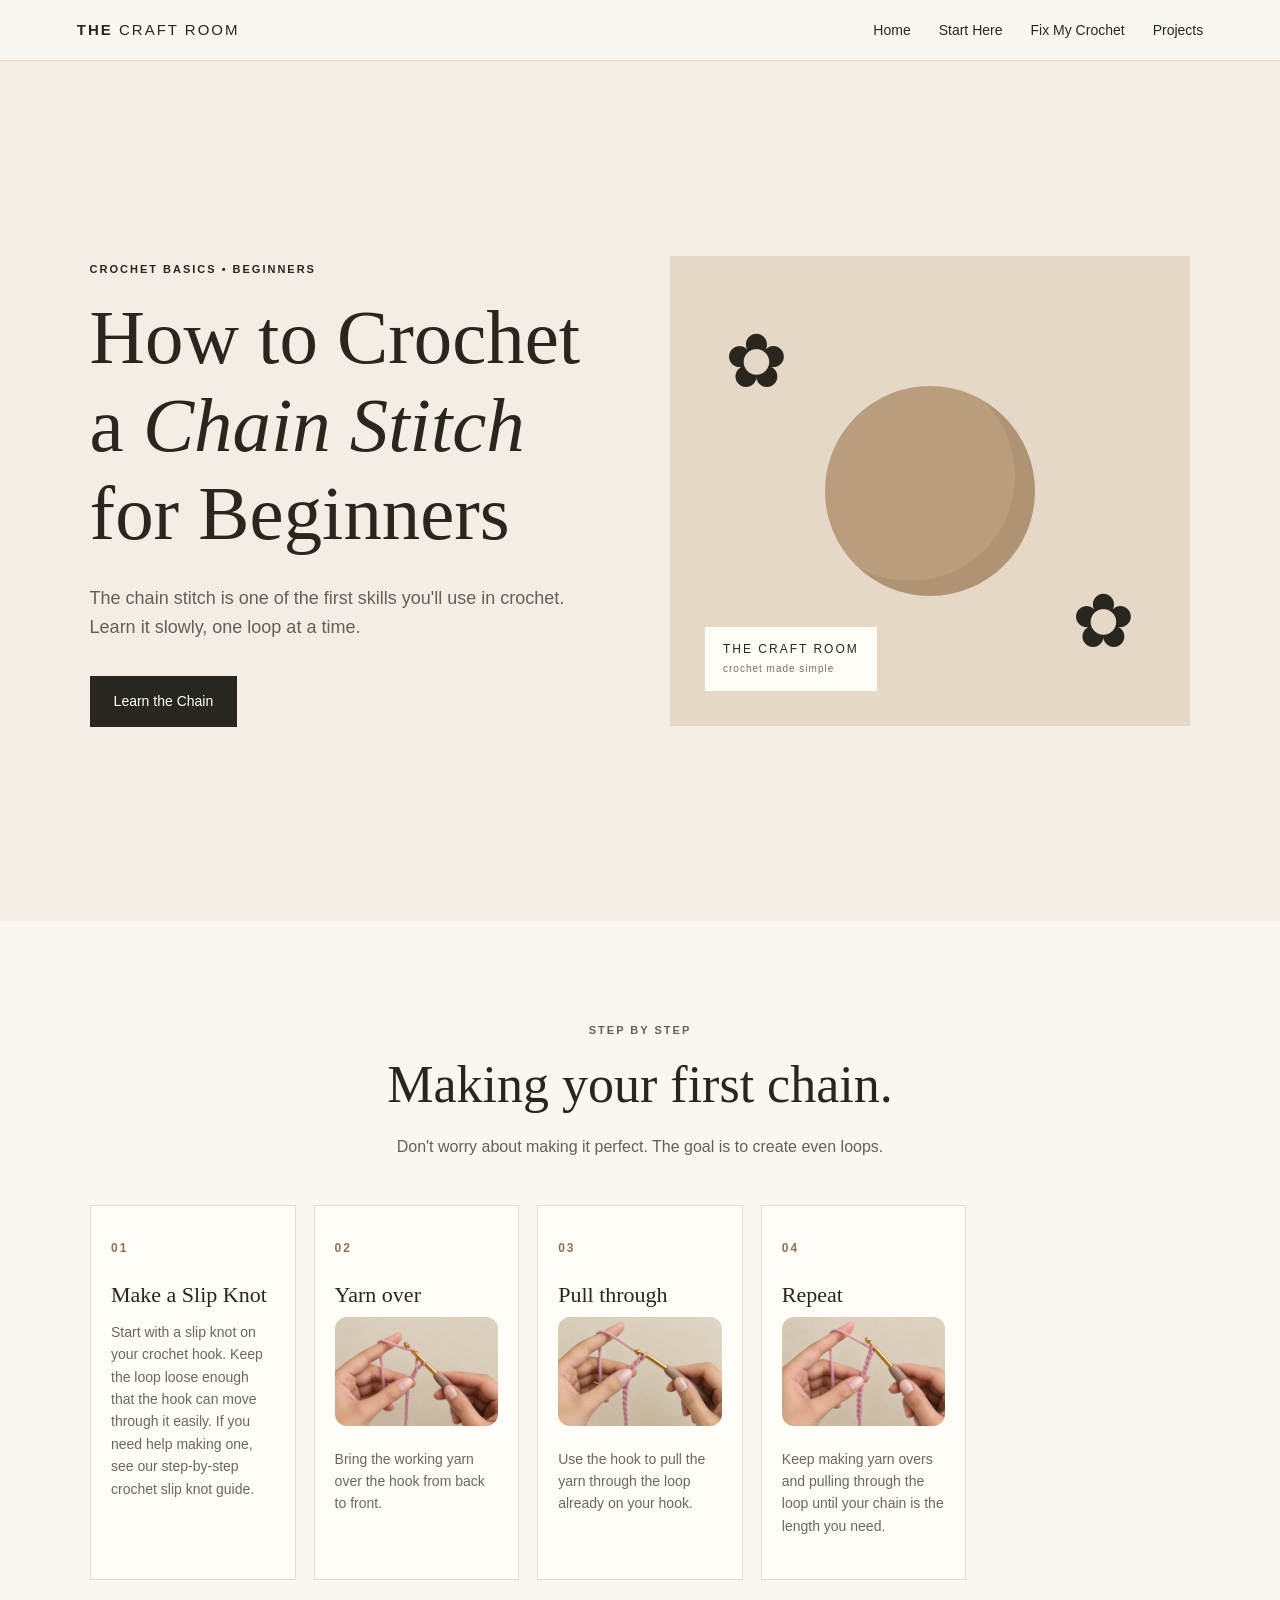
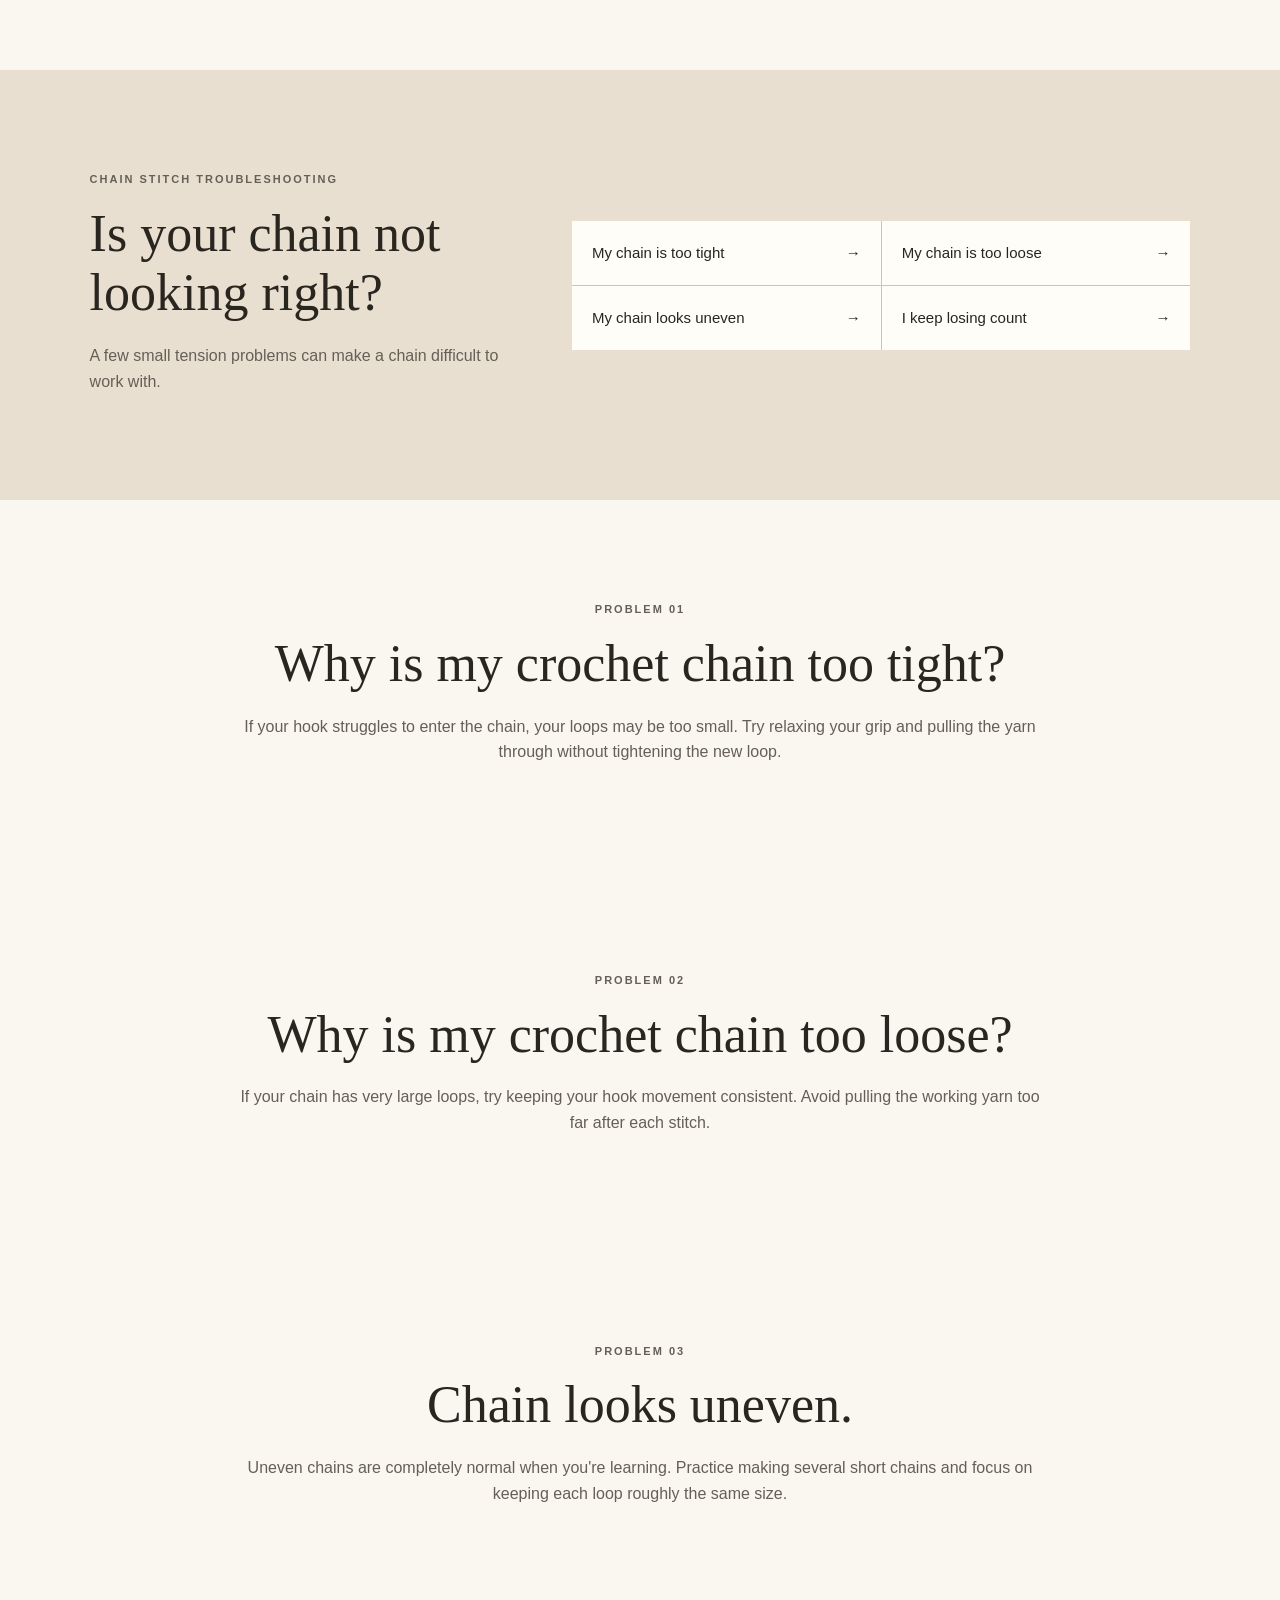
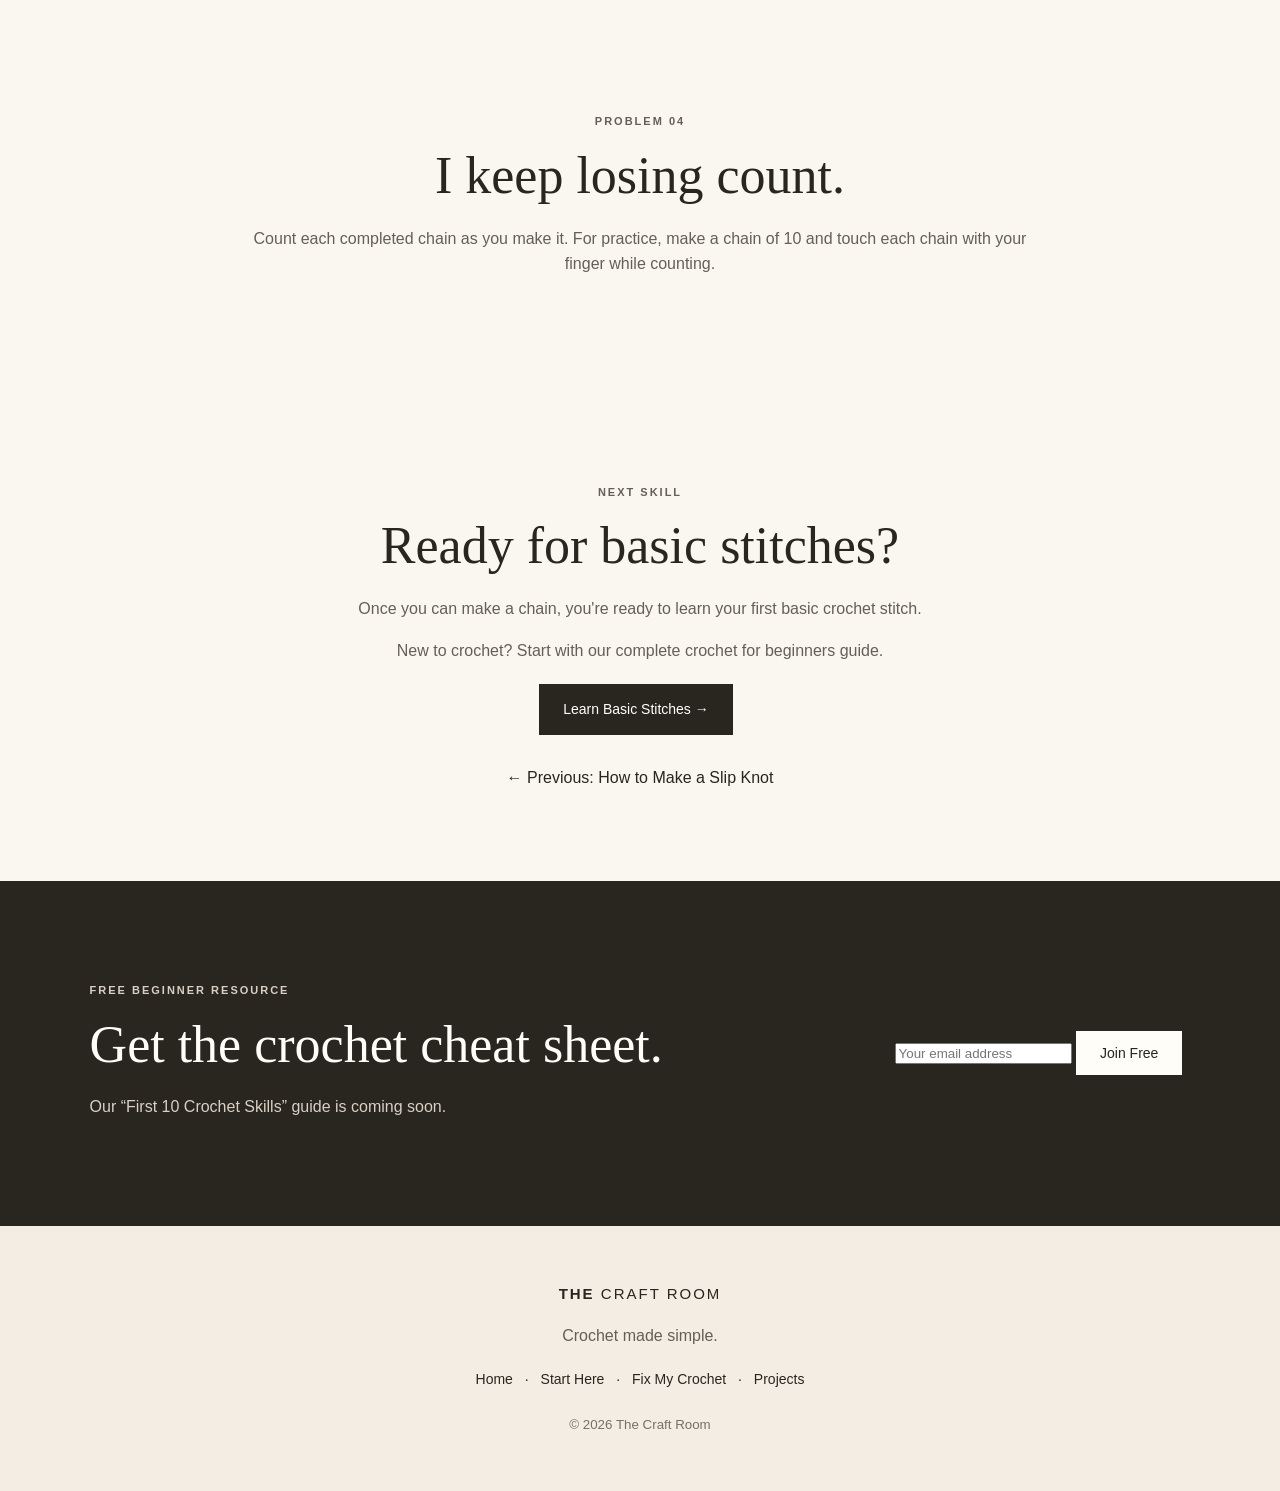
<file: how-to-crochet-a-chain.html>
<!doctype html>
<html lang="en">
<head>
<meta charset="utf-8">
<meta name="viewport" content="width=device-width,initial-scale=1">

<title>How to Crochet a Chain Stitch: Beginner Guide | The Craft Room</title>

<meta name="description" content="Learn how to crochet a chain stitch step by step. A simple beginner-friendly guide to making crochet chains and avoiding common mistakes.">

<link rel="stylesheet" href="style.css">
</head>

<body>

<header>
<a class="logo" href="index.html">THE <span>CRAFT ROOM</span></a>

<button class="menu" onclick="document.querySelector('nav').classList.toggle('open')">☰</button>

<nav>
<a href="index.html">Home</a>
<a href="crochet-for-beginners.html">Start Here</a>
<a href="index.html#fix">Fix My Crochet</a>
<a href="index.html#projects">Projects</a>
</nav>
</header>

<main>

<section class="hero">
<div>

<p class="eyebrow">CROCHET BASICS • BEGINNERS</p>

<h1>How to Crochet a <em>Chain Stitch</em> for Beginners</h1>

<p class="lead">
The chain stitch is one of the first skills you'll use in crochet. Learn it slowly, one loop at a time.
</p>

<a class="btn dark" href="#steps">Learn the Chain</a>

</div>

<div class="hero-art">
<div class="yarn"></div>
<div class="flower one">✿</div>
<div class="flower two">✿</div>
<div class="tag">
THE CRAFT ROOM<br>
<small>crochet made simple</small>
</div>
</div>
</section>


<section id="steps">

<div class="center">

<p class="eyebrow">STEP BY STEP</p>

<h2>Making your first chain.</h2>

<p>
Don't worry about making it perfect. The goal is to create even loops.
</p>

</div>


<div class="steps">

<article>
<b>01</b>
<h3>Make a Slip Knot</h3>
<p>
Start with a slip knot on your crochet hook. Keep the loop loose enough that the hook can move through it easily. If you need help making one, see our <a href="how-to-make-a-crochet-slip-knot.html">step-by-step crochet slip knot guide</a>.
</p>
</article>

<article>
<b>02</b>
<h3>Yarn over</h3><img src="file_00000000a16c820b966ea0478c2ff8a8.png"
alt="How to yarn over when crocheting a chain stitch"
style="max-width:500px;width:100%;height:auto;border-radius:12px;">
<p>
Bring the working yarn over the hook from back to front.
</p>
</article>

<article>
<b>03</b>
<h3>Pull through</h3><img src="file_00000000794881fbb0de004676df2254.png"
alt="Step 3: Pull the yarn through the loop to make a crochet chain"
style="max-width:500px;width:100%;height:auto;border-radius:12px;">
<p>
Use the hook to pull the yarn through the loop already on your hook.
</p>
</article>

<article>
<b>04</b>
<h3>Repeat</h3><img src="file_00000000b538820bbd32ef308cb57915.png"
alt="Step 4: Repeat the yarn over and pull through motion to make a crochet chain"
style="max-width:500px;width:100%;height:auto;border-radius:12px;">
<p>
Keep making yarn overs and pulling through the loop until your chain is the length you need.
</p>
</article>

</div>

</section>


<section class="fix">

<div>

<p class="eyebrow">CHAIN STITCH TROUBLESHOOTING</p>

<h2>Is your chain not looking right?</h2>

<p>
A few small tension problems can make a chain difficult to work with.
</p>

</div>


<div class="problems">

<a href="#tight">
My chain is too tight <span>→</span>
</a>

<a href="#loose">
My chain is too loose <span>→</span>
</a>

<a href="#uneven">
My chain looks uneven <span>→</span>
</a>

<a href="#count">
I keep losing count <span>→</span>
</a>

</div>

</section>


<section id="tight">

<div class="center">

<p class="eyebrow">PROBLEM 01</p>

<h2>Why is my crochet chain too tight?</h2>

<p>
If your hook struggles to enter the chain, your loops may be too small. Try relaxing your grip and pulling the yarn through without tightening the new loop.
</p>

</div>

</section>


<section id="loose">

<div class="center">

<p class="eyebrow">PROBLEM 02</p>

<h2>Why is my crochet chain too loose?</h2>

<p>
If your chain has very large loops, try keeping your hook movement consistent. Avoid pulling the working yarn too far after each stitch.
</p>

</div>

</section>


<section id="uneven">

<div class="center">

<p class="eyebrow">PROBLEM 03</p>

<h2>Chain looks uneven.</h2>

<p>
Uneven chains are completely normal when you're learning. Practice making several short chains and focus on keeping each loop roughly the same size.
</p>

</div>

</section>


<section id="count">

<div class="center">

<p class="eyebrow">PROBLEM 04</p>

<h2>I keep losing count.</h2>

<p>
Count each completed chain as you make it. For practice, make a chain of 10 and touch each chain with your finger while counting.
</p>

</div>

</section>


<section>

<div class="center">

<p class="eyebrow">NEXT SKILL</p>

<h2>Ready for basic stitches?</h2>

<p>
Once you can make a chain, you're ready to learn your first basic crochet stitch.
</p><p>
New to crochet? Start with our
<a href="crochet-for-beginners.html">complete crochet for beginners guide</a>.
</p>

<a class="btn dark" href="how-to-make-basic-crochet-stitches.html">
Learn Basic Stitches →
</a>

<br><br>

<a href="how-to-make-a-crochet-slip-knot.html">
← Previous: How to Make a Slip Knot
</a>

</div>

</section>


<section class="signup">

<div>

<p class="eyebrow">FREE BEGINNER RESOURCE</p>

<h2>Get the crochet cheat sheet.</h2>

<p>
Our “First 10 Crochet Skills” guide is coming soon.
</p>

</div>

<form onsubmit="event.preventDefault();alert('Thanks! The free guide is being prepared.');">

<input type="email" required placeholder="Your email address">

<button class="btn dark">Join Free</button>

</form>

</section>

</main>


<footer>

<a class="logo" href="index.html">THE <span>CRAFT ROOM</span></a>

<p>Crochet made simple.</p>

<div>
<a href="index.html">Home</a> ·
<a href="crochet-for-beginners.html">Start Here</a> ·
<a href="index.html#fix">Fix My Crochet</a> ·
<a href="index.html#projects">Projects</a>
</div>

<small>© 2026 The Craft Room</small>

</footer>

</body>
</html>
</file>
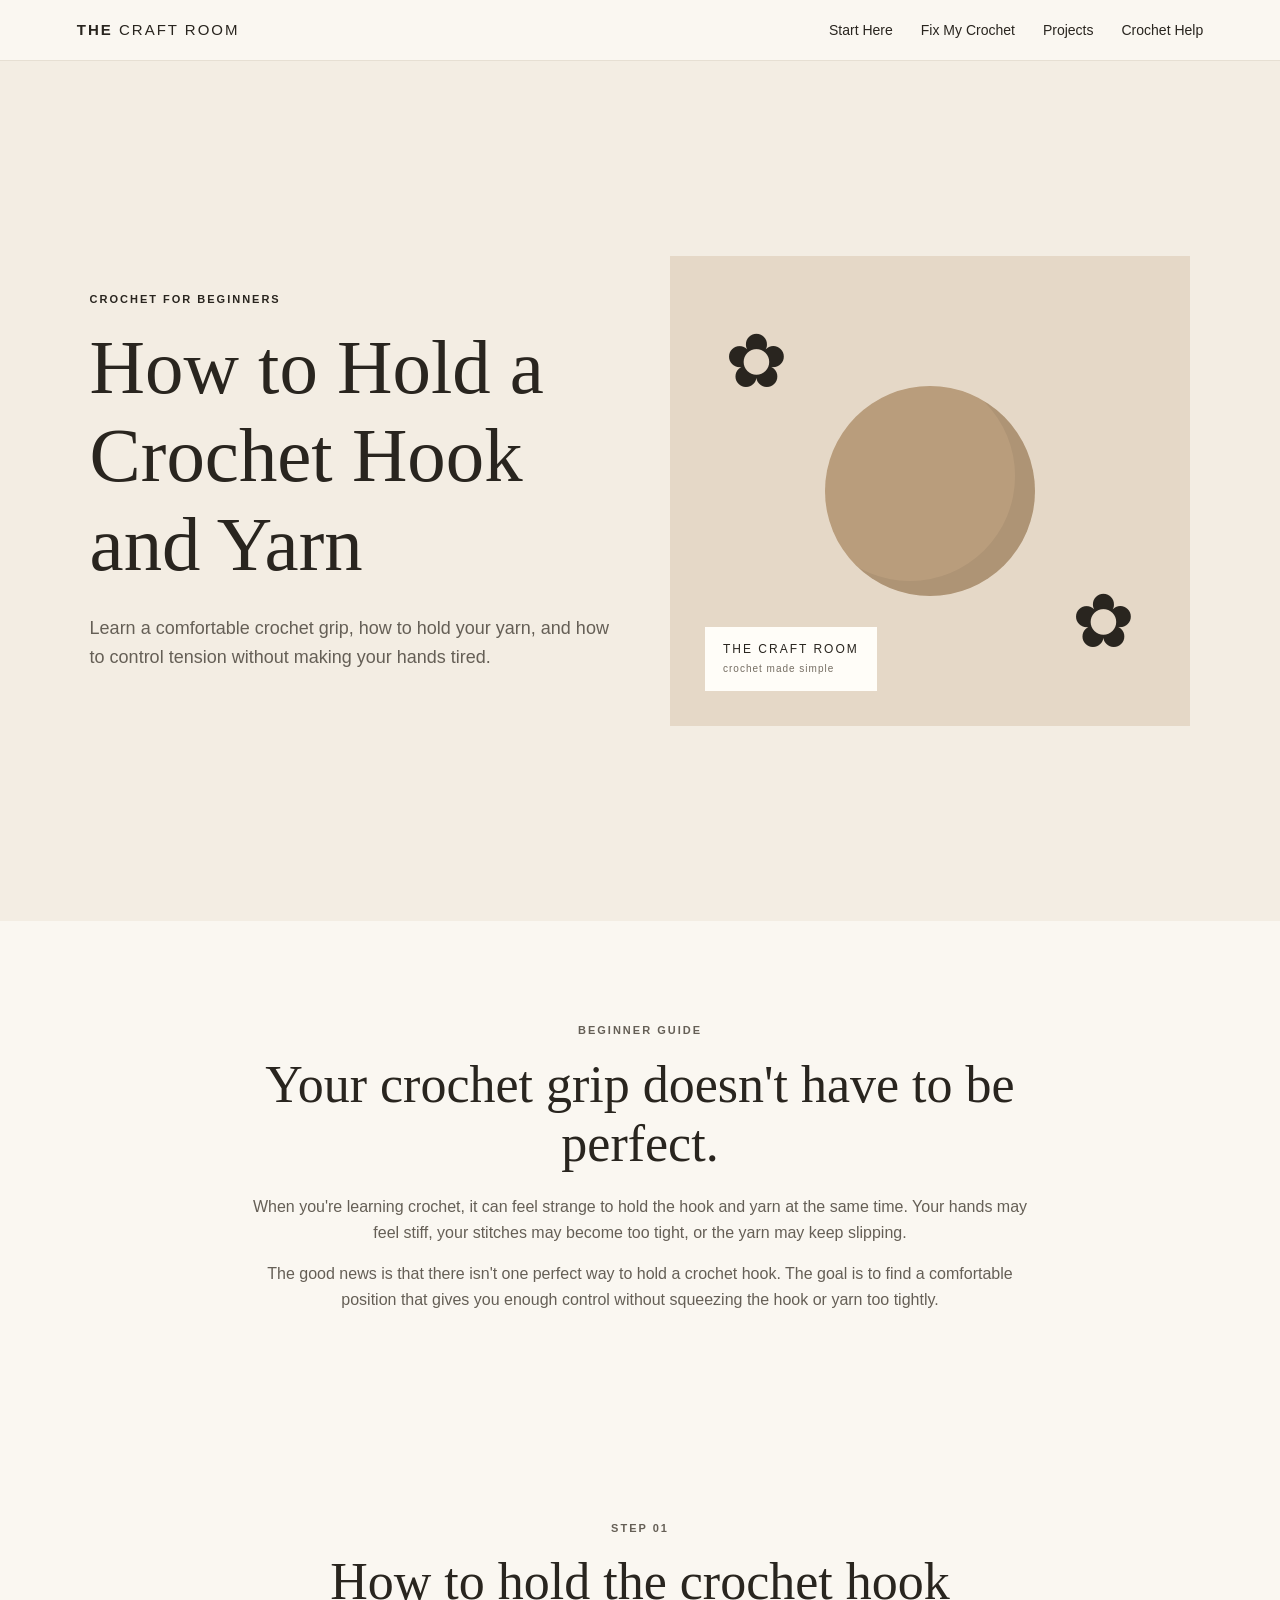
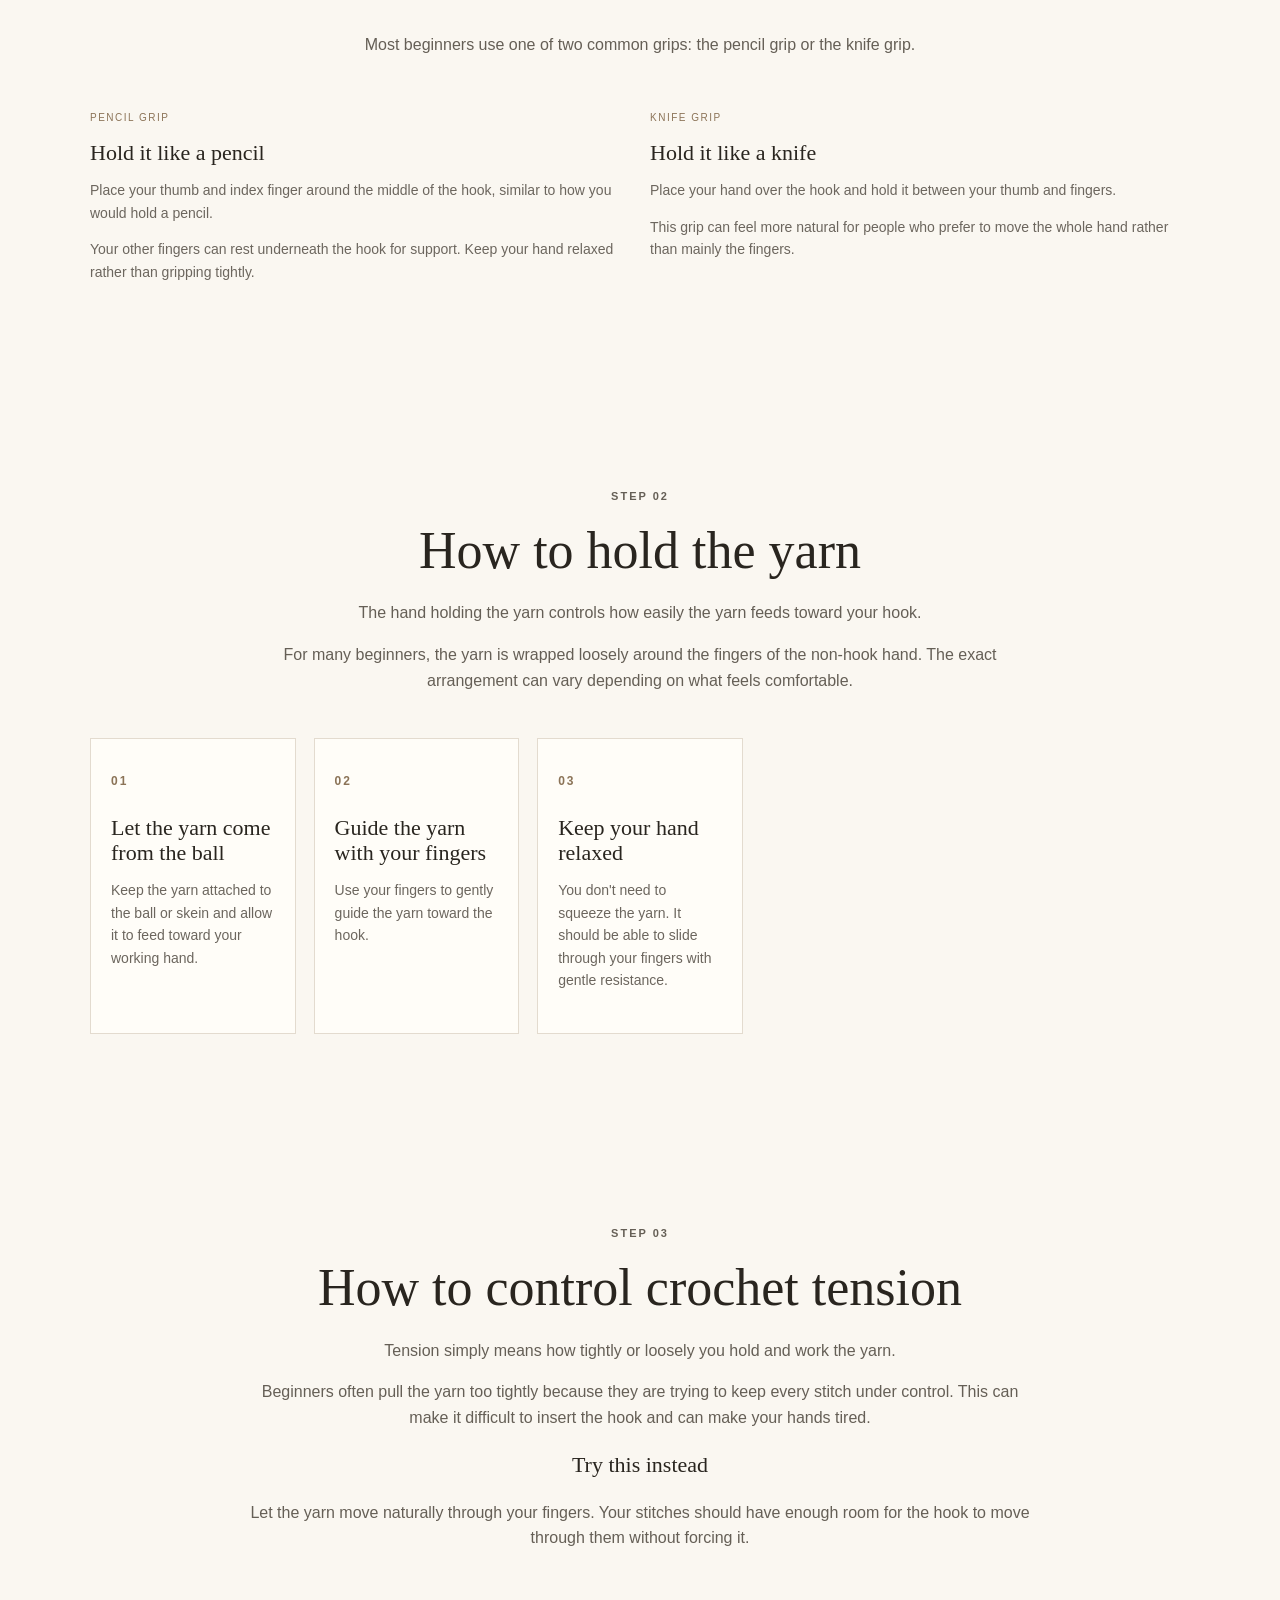
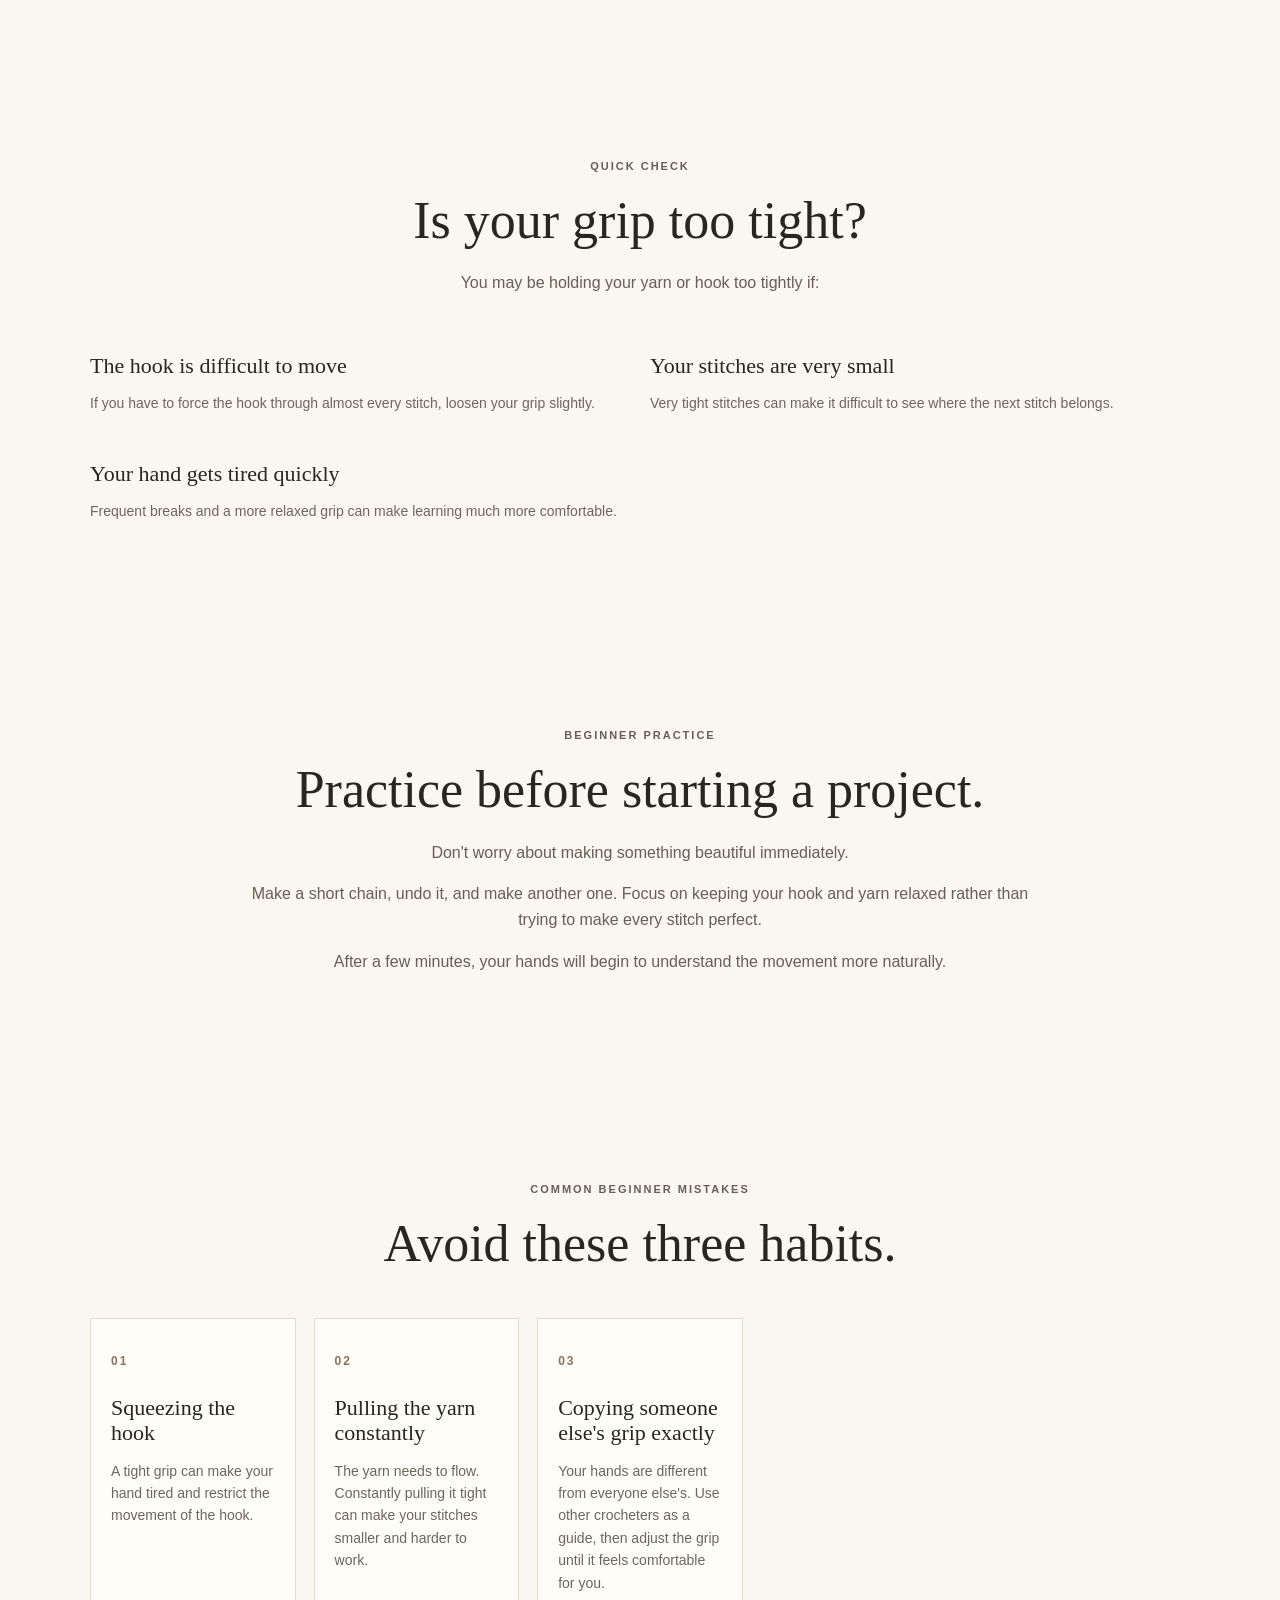
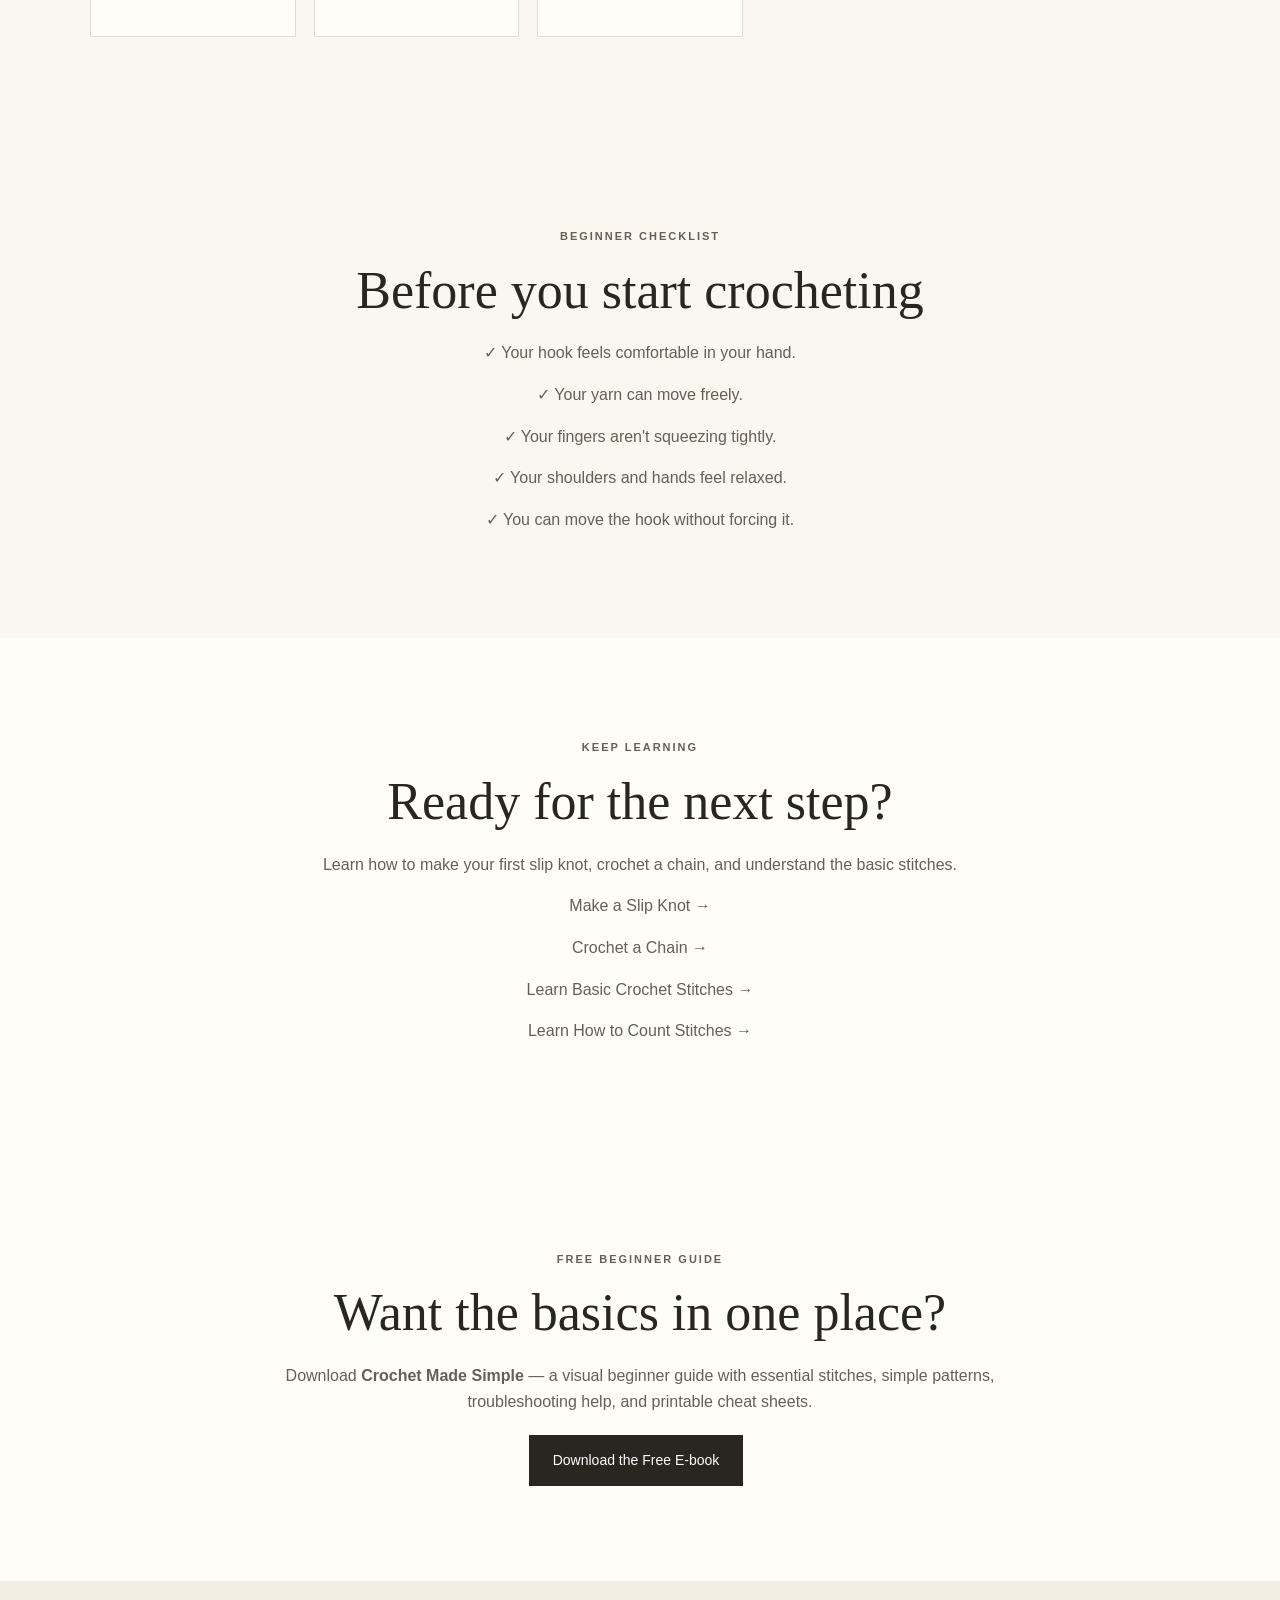
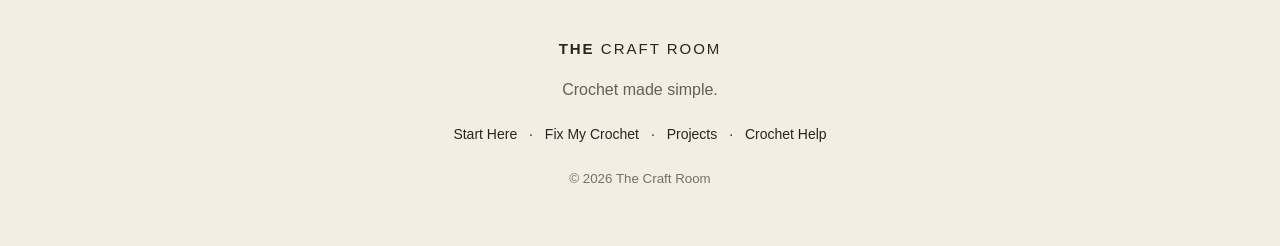
<file: how-to-hold-crochet-hook-and-yarn.html>
<!doctype html>
<html lang="en">

<head>

<meta charset="utf-8">

<meta
name="viewport"
content="width=device-width,initial-scale=1">

<title>
How to Hold a Crochet Hook and Yarn: Beginner's Guide | The Craft Room
</title>

<meta
name="description"
content="Learn how to hold a crochet hook and yarn comfortably, control your tension, and find a beginner-friendly crochet grip that feels natural."
>

<link rel="stylesheet" href="style.css">

</head>


<body>


<header>

<a class="logo" href="index.html">
THE <span>CRAFT ROOM</span>
</a>

<button
class="menu"
onclick="document.querySelector('nav').classList.toggle('open')">
☰
</button>

<nav>

<a href="crochet-for-beginners.html">
Start Here
</a>

<a href="index.html#fix">
Fix My Crochet
</a>

<a href="index.html#projects">
Projects
</a>

<a href="index.html#help">
Crochet Help
</a>

</nav>

</header>


<main>


<!-- ARTICLE HERO -->

<section class="hero">

<div>

<p class="eyebrow">
CROCHET FOR BEGINNERS
</p>

<h1>
How to Hold a Crochet Hook and Yarn
</h1>

<p class="lead">
Learn a comfortable crochet grip, how to hold your yarn,
and how to control tension without making your hands tired.
</p>

</div>


<div class="hero-art">

<div class="yarn"></div>

<div class="flower one">
✿
</div>

<div class="flower two">
✿
</div>

<div class="tag">

THE CRAFT ROOM

<br>

<small>
crochet made simple
</small>

</div>

</div>

</section>



<!-- ARTICLE -->

<section>

<div class="center">

<p class="eyebrow">
BEGINNER GUIDE
</p>

<h2>
Your crochet grip doesn't have to be perfect.
</h2>

<p>
When you're learning crochet, it can feel strange to hold the hook
and yarn at the same time. Your hands may feel stiff, your stitches
may become too tight, or the yarn may keep slipping.
</p>

<p>
The good news is that there isn't one perfect way to hold a crochet
hook. The goal is to find a comfortable position that gives you
enough control without squeezing the hook or yarn too tightly.
</p>

</div>

</section>



<!-- HOLDING THE HOOK -->

<section>

<div class="center">

<p class="eyebrow">
STEP 01
</p>

<h2>
How to hold the crochet hook
</h2>

<p>
Most beginners use one of two common grips: the pencil grip or the
knife grip.
</p>

</div>


<div class="articles">


<article>

<small>
PENCIL GRIP
</small>

<h3>
Hold it like a pencil
</h3>

<p>
Place your thumb and index finger around the middle of the hook,
similar to how you would hold a pencil.
</p>

<p>
Your other fingers can rest underneath the hook for support.
Keep your hand relaxed rather than gripping tightly.
</p>

</article>


<article>

<small>
KNIFE GRIP
</small>

<h3>
Hold it like a knife
</h3>

<p>
Place your hand over the hook and hold it between your thumb and
fingers.
</p>

<p>
This grip can feel more natural for people who prefer to move the
whole hand rather than mainly the fingers.
</p>

</article>


</div>

</section>



<!-- HOLDING THE YARN -->

<section>

<div class="center">

<p class="eyebrow">
STEP 02
</p>

<h2>
How to hold the yarn
</h2>

<p>
The hand holding the yarn controls how easily the yarn feeds toward
your hook.
</p>

<p>
For many beginners, the yarn is wrapped loosely around the fingers
of the non-hook hand. The exact arrangement can vary depending on
what feels comfortable.
</p>

</div>


<div class="steps">


<article>

<b>01</b>

<h3>
Let the yarn come from the ball
</h3>

<p>
Keep the yarn attached to the ball or skein and allow it to feed
toward your working hand.
</p>

</article>


<article>

<b>02</b>

<h3>
Guide the yarn with your fingers
</h3>

<p>
Use your fingers to gently guide the yarn toward the hook.
</p>

</article>


<article>

<b>03</b>

<h3>
Keep your hand relaxed
</h3>

<p>
You don't need to squeeze the yarn. It should be able to slide
through your fingers with gentle resistance.
</p>

</article>


</div>

</section>



<!-- TENSION -->

<section>

<div class="center">

<p class="eyebrow">
STEP 03
</p>

<h2>
How to control crochet tension
</h2>

<p>
Tension simply means how tightly or loosely you hold and work the
yarn.
</p>

<p>
Beginners often pull the yarn too tightly because they are trying to
keep every stitch under control. This can make it difficult to insert
the hook and can make your hands tired.
</p>

<h3>
Try this instead
</h3>

<p>
Let the yarn move naturally through your fingers. Your stitches
should have enough room for the hook to move through them without
forcing it.
</p>

</div>

</section>



<!-- SIGNS -->

<section>

<div class="center">

<p class="eyebrow">
QUICK CHECK
</p>

<h2>
Is your grip too tight?
</h2>

<p>
You may be holding your yarn or hook too tightly if:
</p>

</div>


<div class="articles">


<article>

<h3>
The hook is difficult to move
</h3>

<p>
If you have to force the hook through almost every stitch, loosen
your grip slightly.
</p>

</article>


<article>

<h3>
Your stitches are very small
</h3>

<p>
Very tight stitches can make it difficult to see where the next stitch
belongs.
</p>

</article>


<article>

<h3>
Your hand gets tired quickly
</h3>

<p>
Frequent breaks and a more relaxed grip can make learning much more
comfortable.
</p>

</article>


</div>

</section>



<!-- PRACTICE -->

<section>

<div class="center">

<p class="eyebrow">
BEGINNER PRACTICE
</p>

<h2>
Practice before starting a project.
</h2>

<p>
Don't worry about making something beautiful immediately.
</p>

<p>
Make a short chain, undo it, and make another one. Focus on keeping
your hook and yarn relaxed rather than trying to make every stitch
perfect.
</p>

<p>
After a few minutes, your hands will begin to understand the
movement more naturally.
</p>

</div>

</section>



<!-- COMMON MISTAKES -->

<section>

<div class="center">

<p class="eyebrow">
COMMON BEGINNER MISTAKES
</p>

<h2>
Avoid these three habits.
</h2>

</div>


<div class="steps">


<article>

<b>01</b>

<h3>
Squeezing the hook
</h3>

<p>
A tight grip can make your hand tired and restrict the movement of
the hook.
</p>

</article>


<article>

<b>02</b>

<h3>
Pulling the yarn constantly
</h3>

<p>
The yarn needs to flow. Constantly pulling it tight can make your
stitches smaller and harder to work.
</p>

</article>


<article>

<b>03</b>

<h3>
Copying someone else's grip exactly
</h3>

<p>
Your hands are different from everyone else's. Use other crocheters
as a guide, then adjust the grip until it feels comfortable for you.
</p>

</article>


</div>

</section>



<!-- CHECKLIST -->

<section>

<div class="center">

<p class="eyebrow">
BEGINNER CHECKLIST
</p>

<h2>
Before you start crocheting
</h2>

<p>
✓ Your hook feels comfortable in your hand.
</p>

<p>
✓ Your yarn can move freely.
</p>

<p>
✓ Your fingers aren't squeezing tightly.
</p>

<p>
✓ Your shoulders and hands feel relaxed.
</p>

<p>
✓ You can move the hook without forcing it.
</p>

</div>

</section>



<!-- NEXT STEPS -->

<section class="ebook">

<div class="center">

<p class="eyebrow">
KEEP LEARNING
</p>

<h2>
Ready for the next step?
</h2>

<p>
Learn how to make your first slip knot, crochet a chain, and
understand the basic stitches.
</p>

<p>

<a href="how-to-make-a-crochet-slip-knot.html">
Make a Slip Knot →
</a>

</p>

<p>

<a href="how-to-crochet-a-chain.html">
Crochet a Chain →
</a>

</p>

<p>

<a href="how-to-make-basic-crochet-stitches.html">
Learn Basic Crochet Stitches →
</a>

</p>

<p>

<a href="how-to-count-crochet-stitches.html">
Learn How to Count Stitches →
</a>

</p>

</div>

</section>



<!-- EBOOK CTA -->

<section class="ebook">

<div class="center">

<p class="eyebrow">
FREE BEGINNER GUIDE
</p>

<h2>
Want the basics in one place?
</h2>

<p>
Download <strong>Crochet Made Simple</strong> — a visual beginner
guide with essential stitches, simple patterns, troubleshooting help,
and printable cheat sheets.
</p>

<a
class="btn dark"
href="The-Craft-Room-Crochet-Made-Simple-Visual-Edition.pdf"
target="_blank">

Download the Free E-book

</a>

</div>

</section>


</main>



<!-- FOOTER -->

<footer>

<a class="logo" href="index.html">

THE <span>CRAFT ROOM</span>

</a>

<p>
Crochet made simple.
</p>

<div>

<a href="index.html#start">
Start Here
</a>

·

<a href="index.html#fix">
Fix My Crochet
</a>

·

<a href="index.html#projects">
Projects
</a>

·

<a href="index.html#help">
Crochet Help
</a>

</div>

<small>
© 2026 The Craft Room
</small>

</footer>


</body>

  </html>
</file>
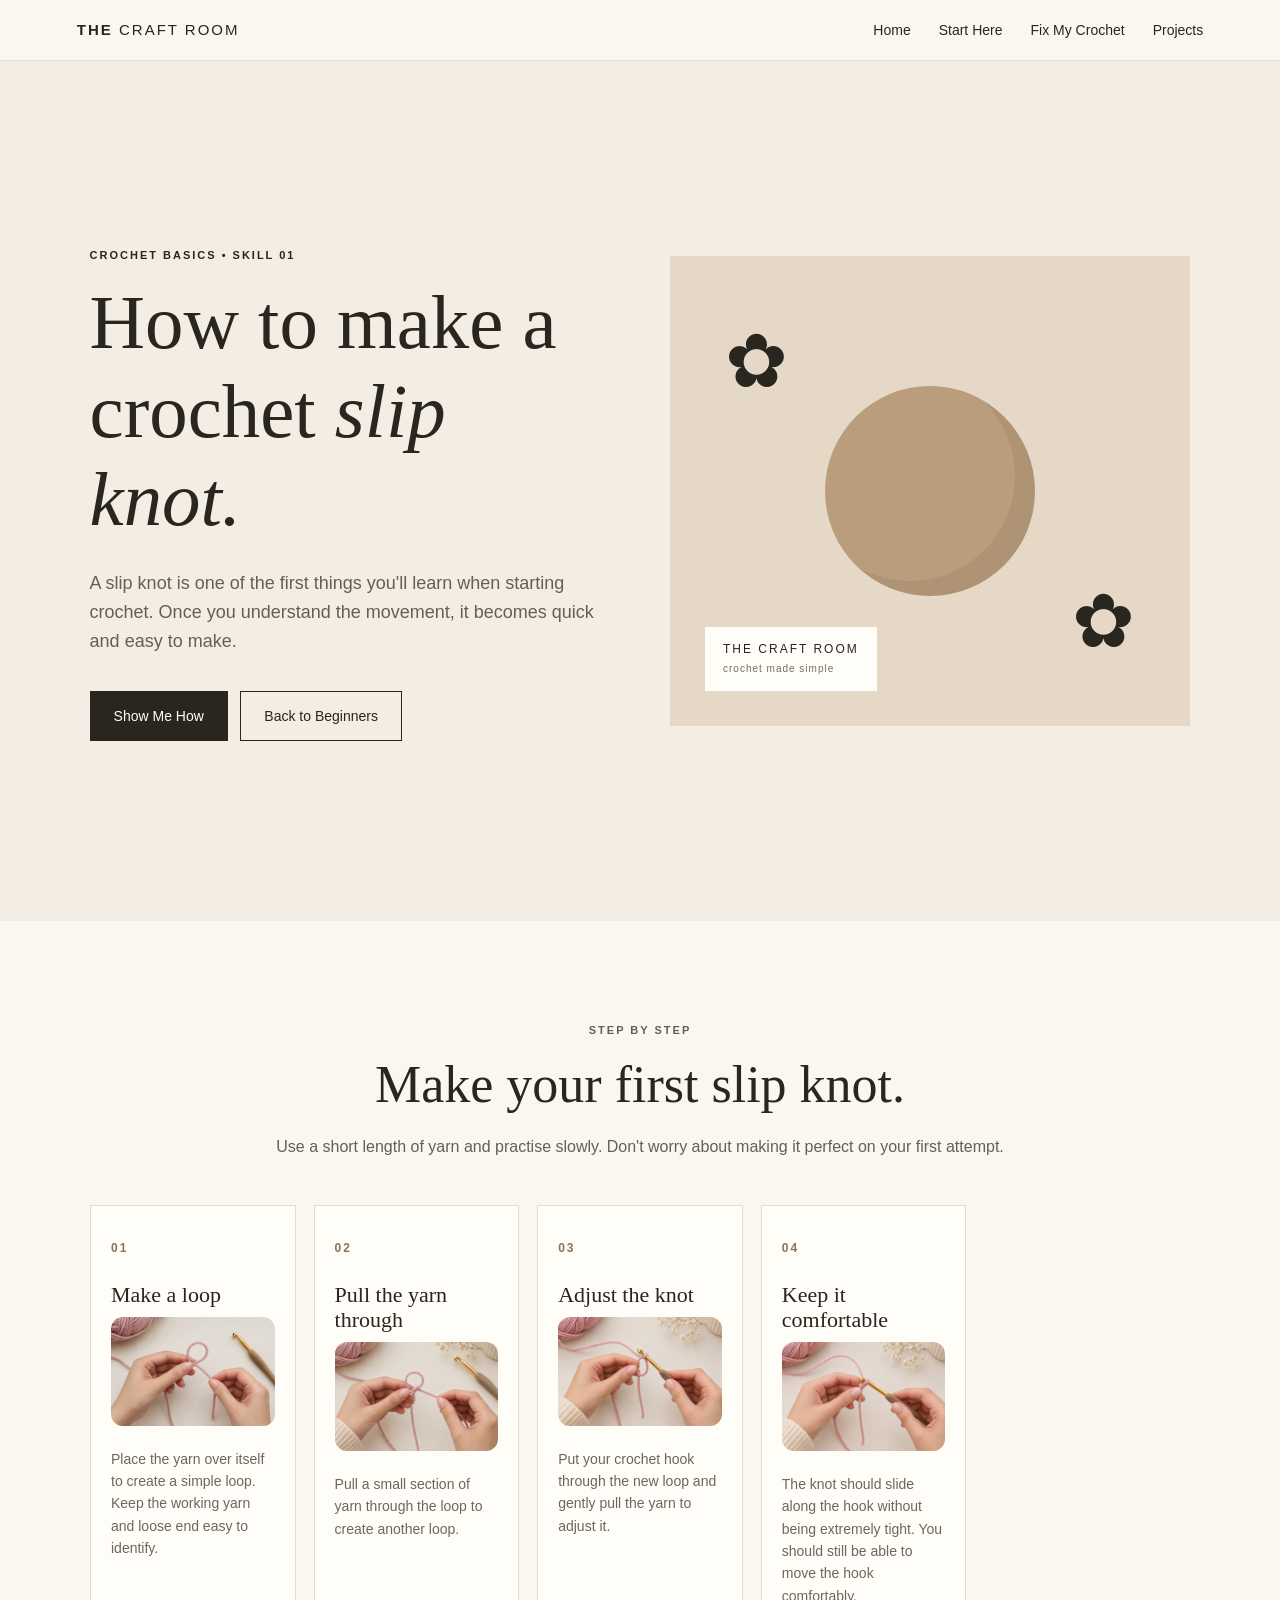
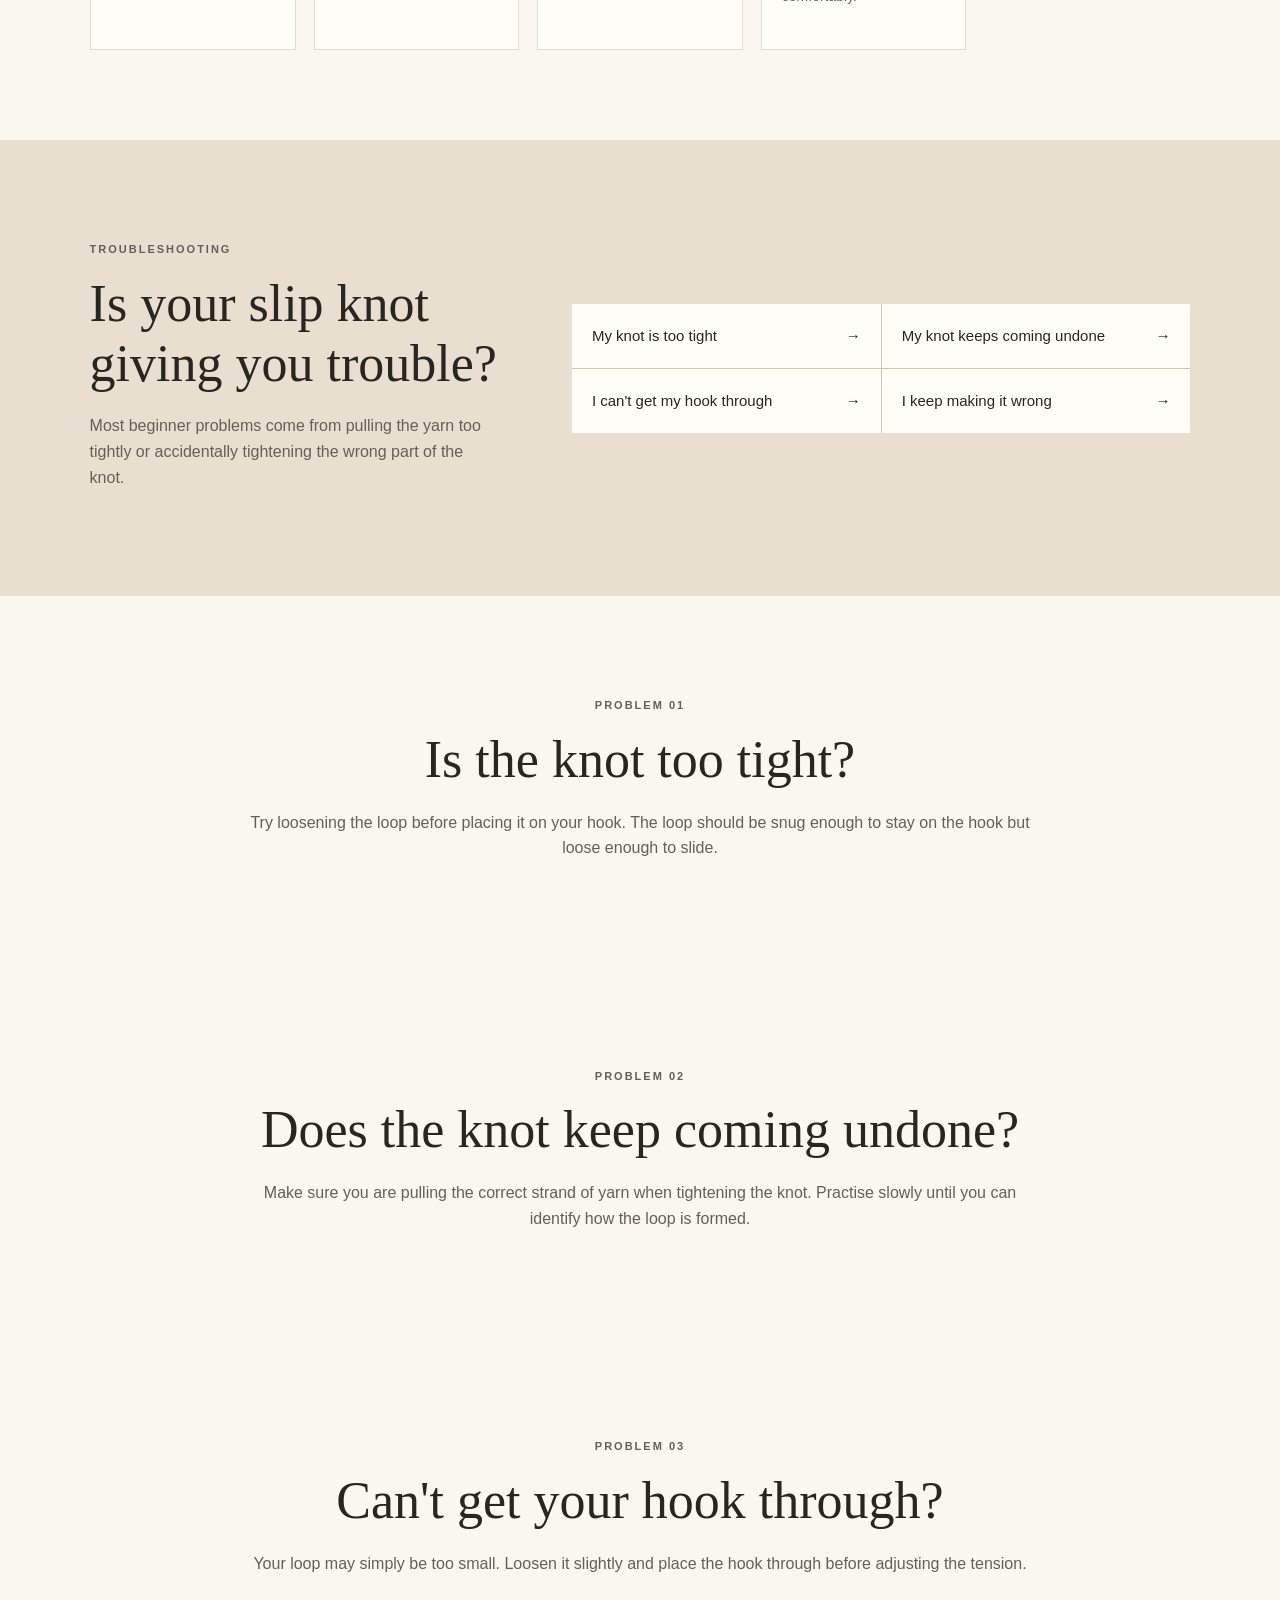
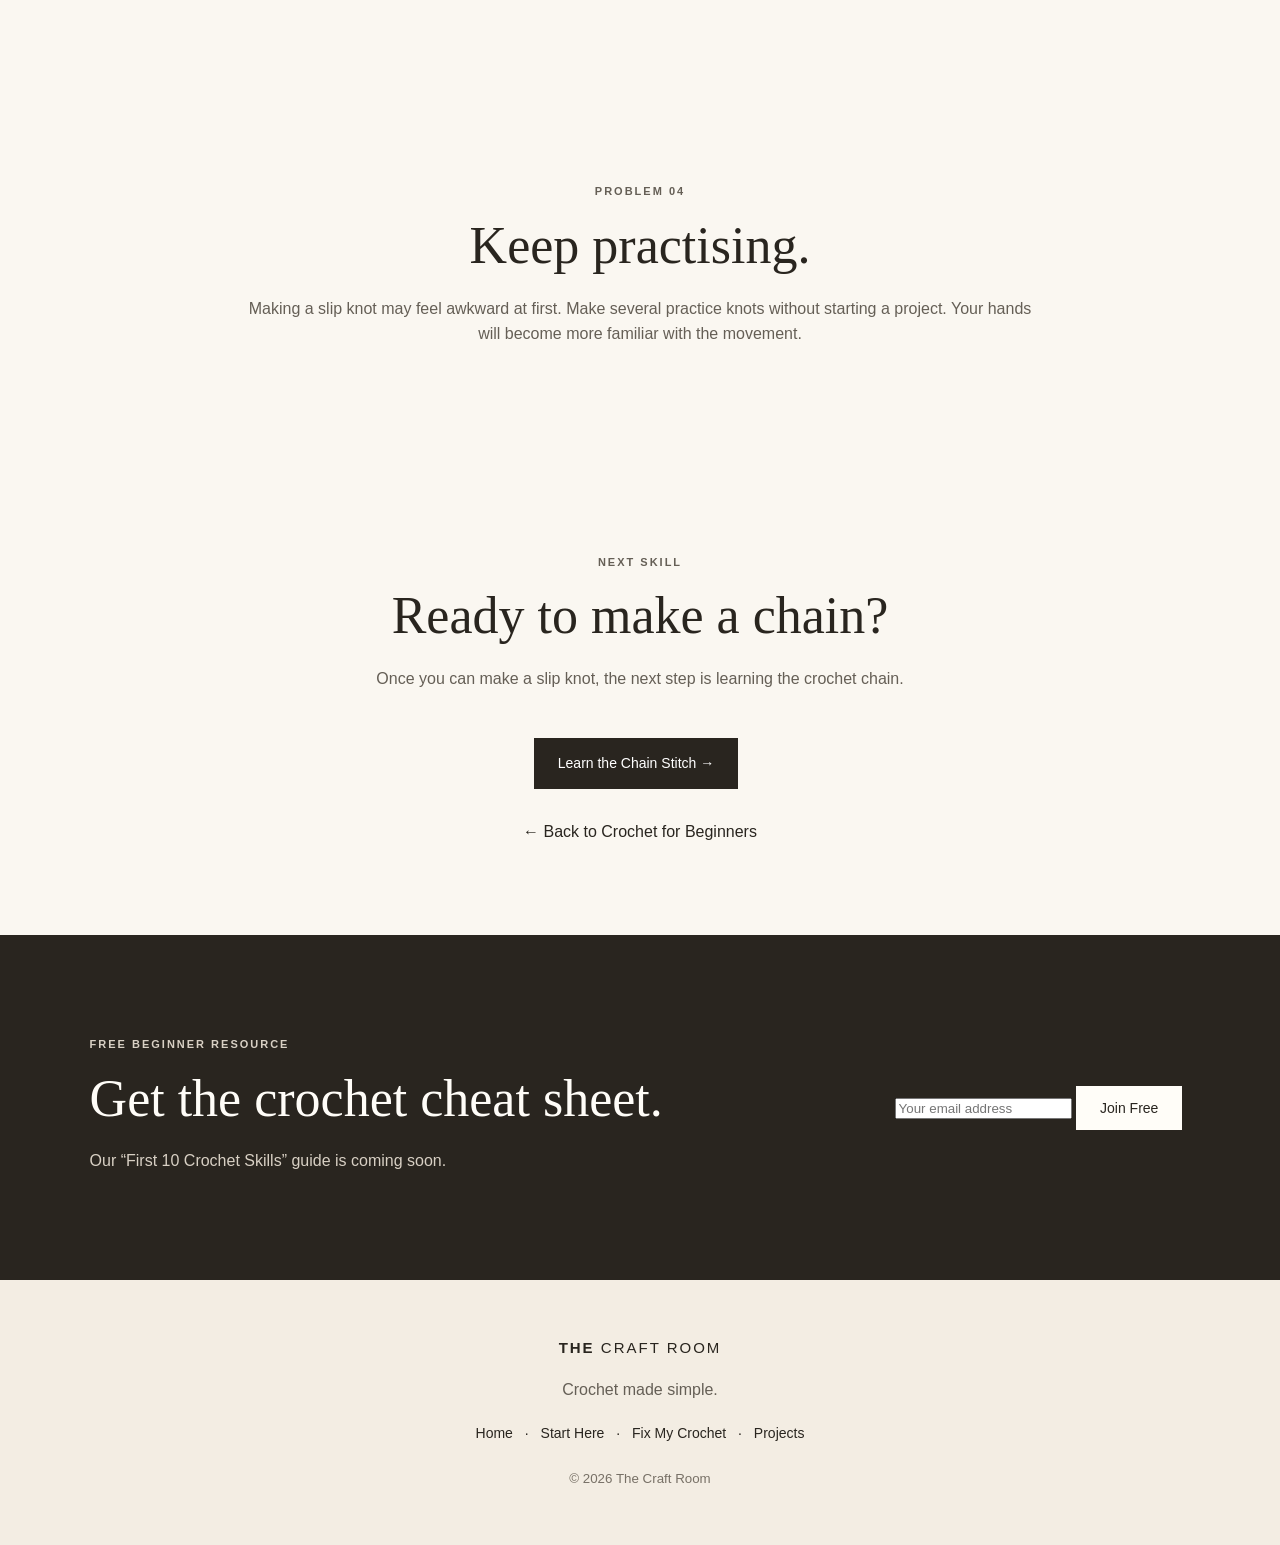
<file: how-to-make-a-crochet-slip-knot.html>
<!doctype html>
<html lang="en">
<head>
<meta charset="utf-8">
<meta name="viewport" content="width=device-width,initial-scale=1">

<title>How to Make a Crochet Slip Knot for Beginners | The Craft Room</title>

<meta name="description" content="Learn how to make a crochet slip knot step by step with this easy beginner tutorial. Learn how to adjust the knot and fix common slip knot problems.">

<link rel="stylesheet" href="style.css">
</head>

<body>

<header>
<a class="logo" href="index.html">THE <span>CRAFT ROOM</span></a>

<button class="menu" onclick="document.querySelector('nav').classList.toggle('open')">☰</button>

<nav>
<a href="index.html">Home</a>
<a href="crochet-for-beginners.html">Start Here</a>
<a href="index.html#fix">Fix My Crochet</a>
<a href="index.html#projects">Projects</a>
</nav>
</header>


<main>

<section class="hero">

<div>

<p class="eyebrow">CROCHET BASICS • SKILL 01</p>

<h1>How to make a crochet <em>slip knot.</em></h1>

<p class="lead">
A slip knot is one of the first things you'll learn when starting crochet. Once you understand the movement, it becomes quick and easy to make.
</p>

<a class="btn dark" href="#steps">Show Me How</a>

<a class="btn light" href="crochet-for-beginners.html">Back to Beginners</a>

</div>

<div class="hero-art">

<div class="yarn"></div>

<div class="flower one">✿</div>

<div class="flower two">✿</div>

<div class="tag">
THE CRAFT ROOM<br>
<small>crochet made simple</small>
</div>

</div>

</section>


<section id="steps">

<div class="center">

<p class="eyebrow">STEP BY STEP</p>

<h2>Make your first slip knot.</h2>

<p>
Use a short length of yarn and practise slowly. Don't worry about making it perfect on your first attempt.
</p>

</div>


<div class="steps">

<article>
<b>01</b>
<h3>Make a loop</h3><img src="file_0000000057c481fa8e31f1cd1b44612e.png"
alt="Step 1: Make a loop for a crochet slip knot"
style="max-width:500px;width:100%;height:auto;border-radius:12px;">
<p>Place the yarn over itself to create a simple loop. Keep the working yarn and loose end easy to identify.</p>
</article>

<article>
<b>02</b>
<h3>Pull the yarn through</h3><img src="file_00000000fa6c81fab0961629ebf7d01a.png"
alt="Step 2: Pull the yarn through the loop to make a crochet slip knot"
style="max-width:500px;width:100%;height:auto;border-radius:12px;">
<p>Pull a small section of yarn through the loop to create another loop.</p>
</article>

<article>
<b>03</b>
<h3>Adjust the knot</h3><img src="file_000000000f50820bad416ea9c8644455.png"
alt="Step 3: Adjust the crochet slip knot"
style="max-width:500px;width:100%;height:auto;border-radius:12px;">
<p>Put your crochet hook through the new loop and gently pull the yarn to adjust it.</p>
</article>

<article>
<b>04</b>
<h3>Keep it comfortable</h3><img src="file_000000003f50820b868f7563e7cd8885.png"
alt="Step 4: Insert the crochet hook into the slip knot"
style="max-width:500px;width:100%;height:auto;border-radius:12px;">
<p>The knot should slide along the hook without being extremely tight. You should still be able to move the hook comfortably.</p>
</article>

</div>

</section>


<section class="fix">

<div>

<p class="eyebrow">TROUBLESHOOTING</p>

<h2>Is your slip knot giving you trouble?</h2>

<p>
Most beginner problems come from pulling the yarn too tightly or accidentally tightening the wrong part of the knot.
</p>

</div>

<div class="problems">

<a href="#tight">My knot is too tight <span>→</span></a>

<a href="#loose">My knot keeps coming undone <span>→</span></a>

<a href="#hook">I can't get my hook through <span>→</span></a>

<a href="#practice">I keep making it wrong <span>→</span></a>

</div>

</section>


<section id="tight">

<div class="center">

<p class="eyebrow">PROBLEM 01</p>

<h2>Is the knot too tight?</h2>

<p>
Try loosening the loop before placing it on your hook. The loop should be snug enough to stay on the hook but loose enough to slide.
</p>

</div>

</section>


<section id="loose">

<div class="center">

<p class="eyebrow">PROBLEM 02</p>

<h2>Does the knot keep coming undone?</h2>

<p>
Make sure you are pulling the correct strand of yarn when tightening the knot. Practise slowly until you can identify how the loop is formed.
</p>

</div>

</section>


<section id="hook">

<div class="center">

<p class="eyebrow">PROBLEM 03</p>

<h2>Can't get your hook through?</h2>

<p>
Your loop may simply be too small. Loosen it slightly and place the hook through before adjusting the tension.
</p>

</div>

</section>


<section id="practice">

<div class="center">

<p class="eyebrow">PROBLEM 04</p>

<h2>Keep practising.</h2>

<p>
Making a slip knot may feel awkward at first. Make several practice knots without starting a project. Your hands will become more familiar with the movement.
</p>

</div>

</section>


<section>

<div class="center">

<p class="eyebrow">NEXT SKILL</p>

<h2>Ready to make a chain?</h2>

<p>
Once you can make a slip knot, the next step is learning the crochet chain.
</p>

<br>

<a class="btn dark" href="how-to-crochet-a-chain.html">Learn the Chain Stitch →</a>

<br><br>

<a href="crochet-for-beginners.html">← Back to Crochet for Beginners</a>

</div>

</section>


<section class="signup">

<div>

<p class="eyebrow">FREE BEGINNER RESOURCE</p>

<h2>Get the crochet cheat sheet.</h2>

<p>
Our “First 10 Crochet Skills” guide is coming soon.
</p>

</div>

<form onsubmit="event.preventDefault();alert('Thanks! The free guide is being prepared.');">

<input type="email" required placeholder="Your email address">

<button class="btn dark">Join Free</button>

</form>

</section>

</main>


<footer>

<a class="logo" href="index.html">THE <span>CRAFT ROOM</span></a>

<p>Crochet made simple.</p>

<div>

<a href="index.html">Home</a> ·
<a href="crochet-for-beginners.html">Start Here</a> ·
<a href="index.html#fix">Fix My Crochet</a> ·
<a href="index.html#projects">Projects</a>

</div>

<small>© 2026 The Craft Room</small>

</footer>

</body>
</html>
</file>
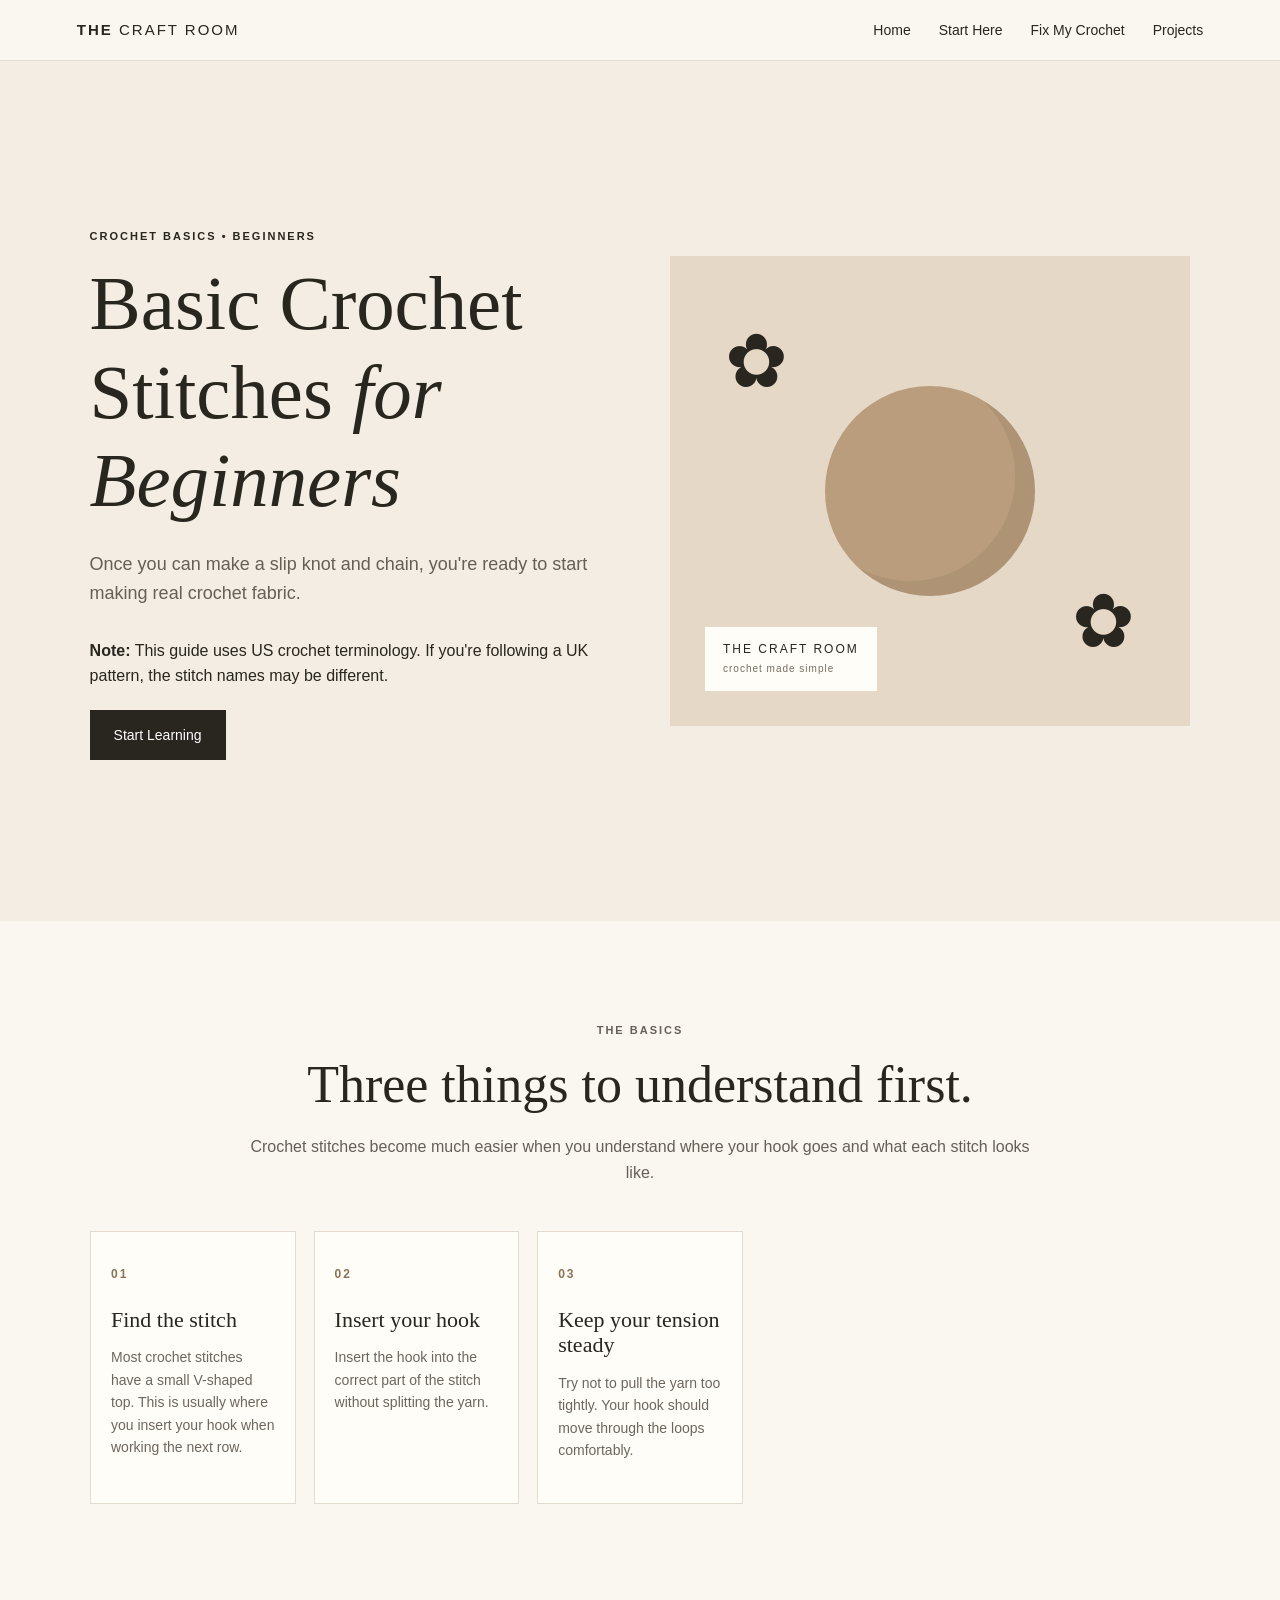
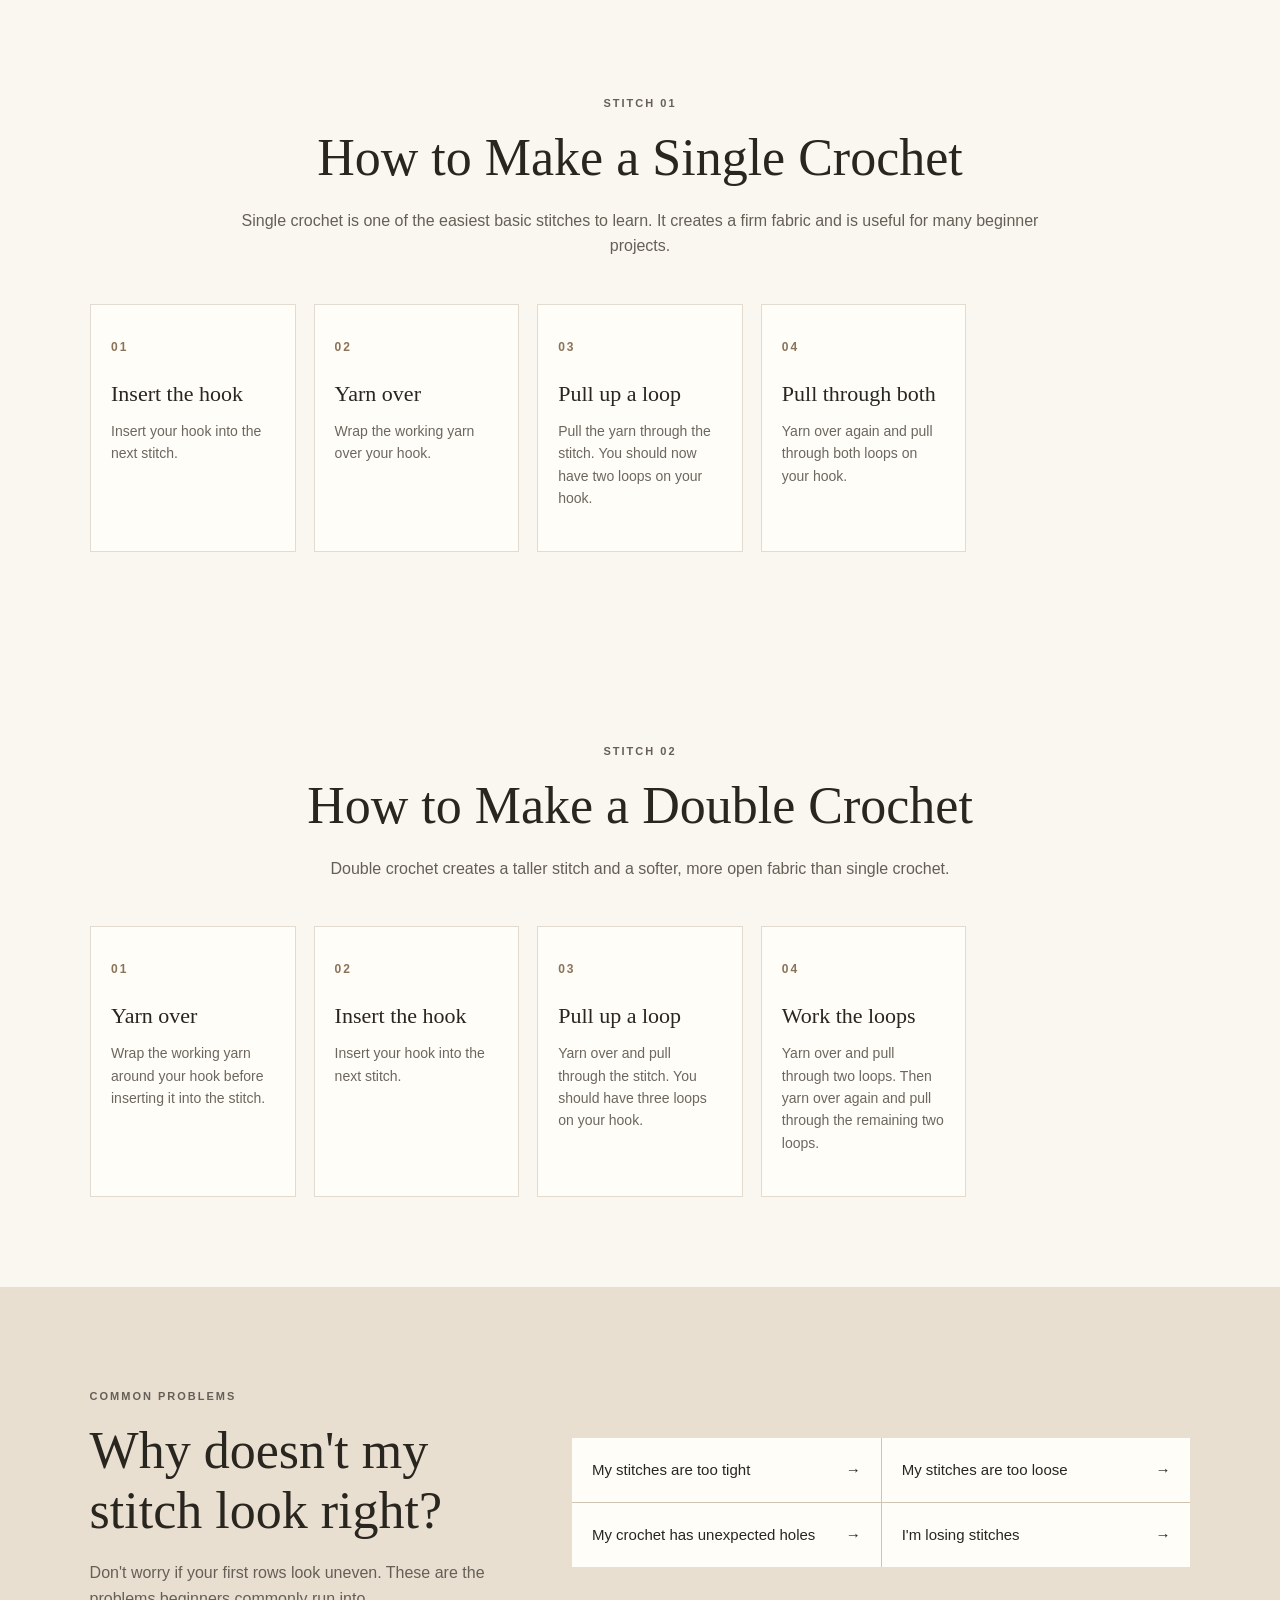
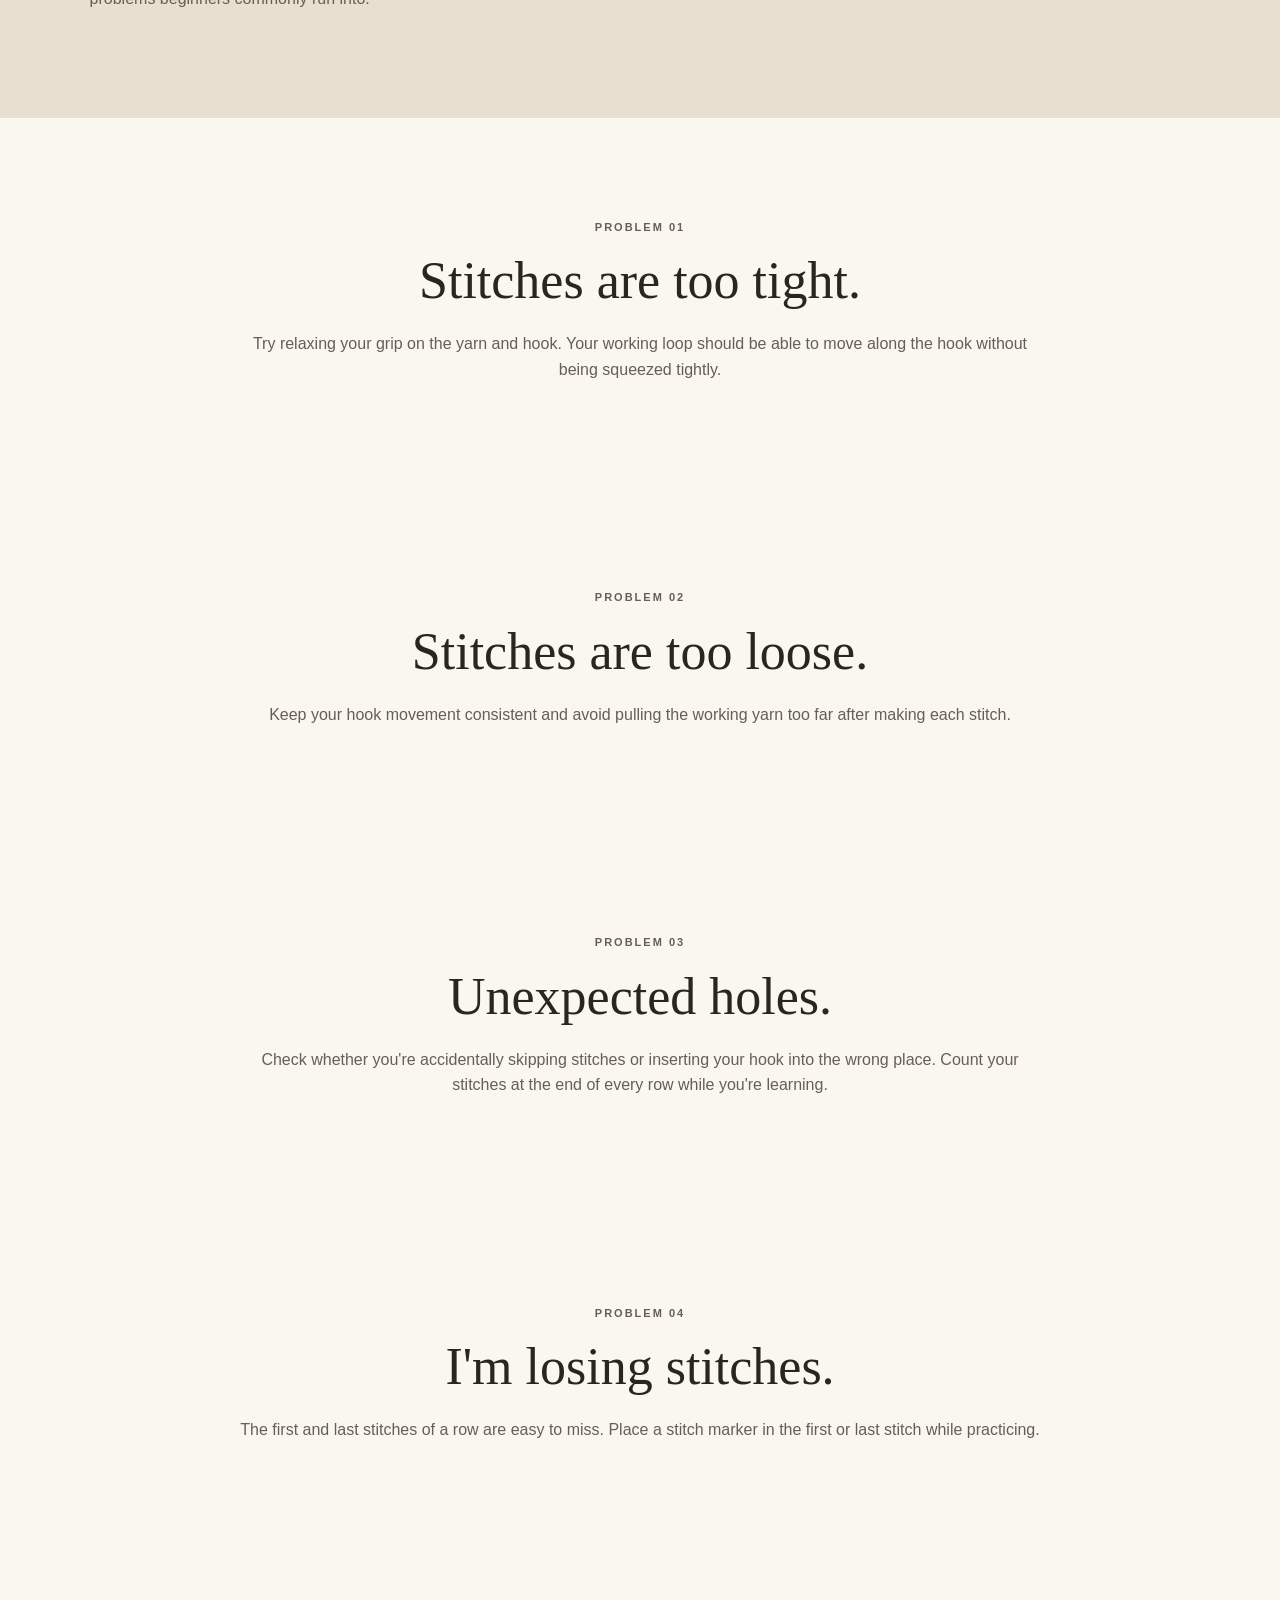
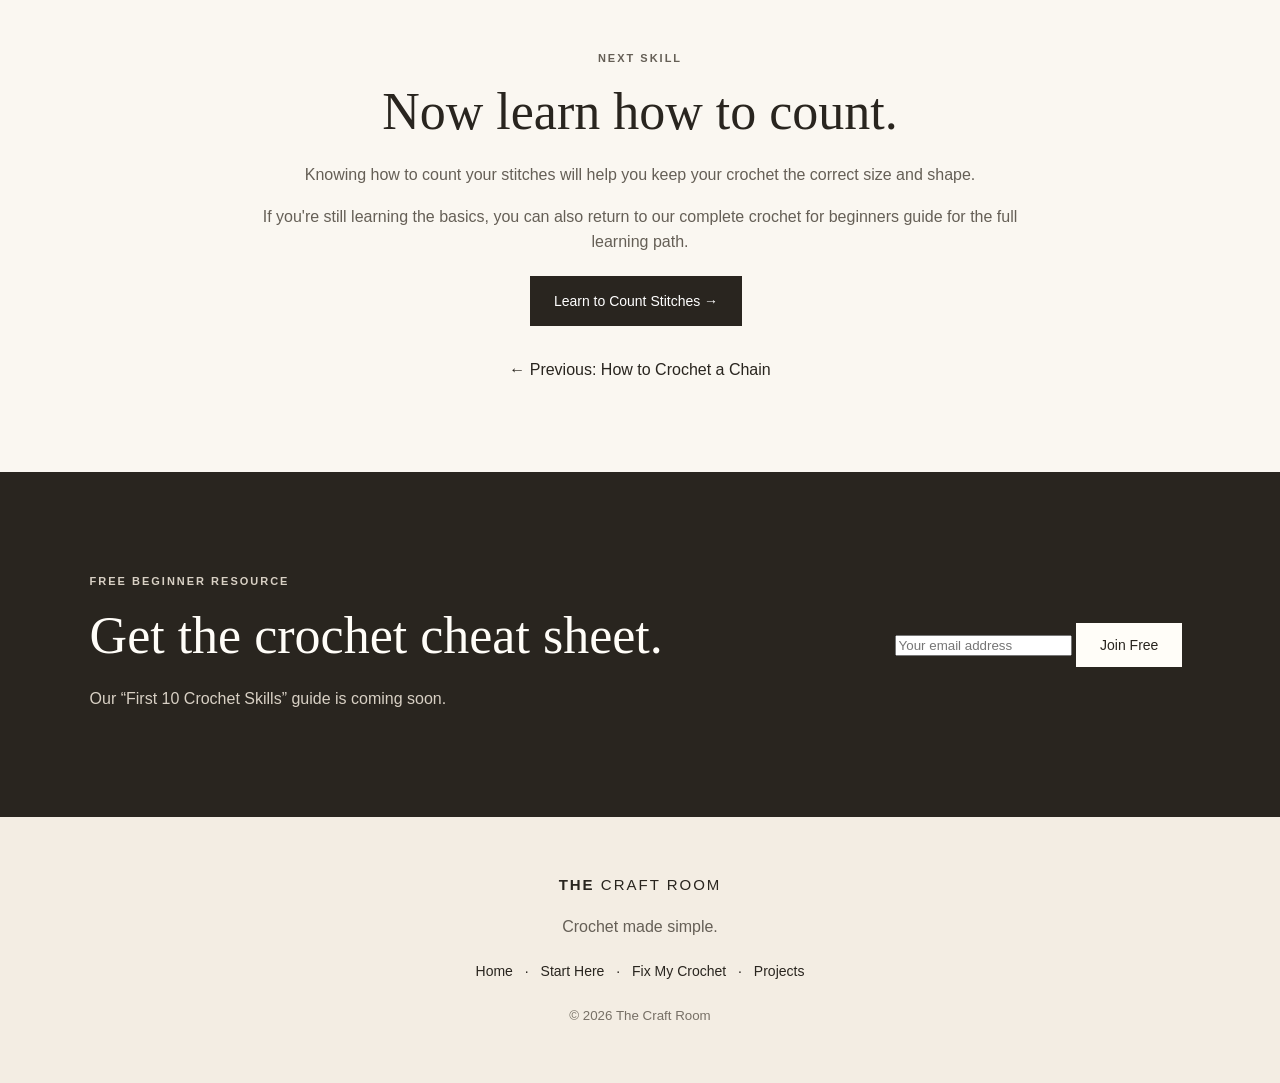
<file: how-to-make-basic-crochet-stitches.html>
<!doctype html>
<html lang="en">
<head>
<meta charset="utf-8">
<meta name="viewport" content="width=device-width,initial-scale=1">

<title>Basic Crochet Stitches for Beginners: Step-by-Step Guide | The Craft Room</title>

<meta name="description" content="Learn basic crochet stitches for beginners step by step, including single crochet and double crochet. Simple instructions, tips and troubleshooting.">

<link rel="stylesheet" href="style.css">
</head>

<body>

<header>
<a class="logo" href="index.html">THE <span>CRAFT ROOM</span></a>

<button class="menu" onclick="document.querySelector('nav').classList.toggle('open')">☰</button>

<nav>
<a href="index.html">Home</a>
<a href="crochet-for-beginners.html">Start Here</a>
<a href="index.html#fix">Fix My Crochet</a>
<a href="index.html#projects">Projects</a>
</nav>
</header>


<main>

<section class="hero">
  
<div>

<p class="eyebrow">CROCHET BASICS • BEGINNERS</p>

<h1>Basic Crochet Stitches <em>for Beginners</em></h1>

<p class="lead">
Once you can make a slip knot and chain, you're ready to start making real crochet fabric.
</p><p>
<strong>Note:</strong> This guide uses US crochet terminology. If you're following a UK pattern, the stitch names may be different.
</p>

<a class="btn dark" href="#single">Start Learning</a>

</div>

<div class="hero-art">
<div class="yarn"></div>
<div class="flower one">✿</div>
<div class="flower two">✿</div>
<div class="tag">
THE CRAFT ROOM<br>
<small>crochet made simple</small>
</div>
</div>
</section>


<section>

<div class="center">

<p class="eyebrow">THE BASICS</p>

<h2>Three things to understand first.</h2>

<p>
Crochet stitches become much easier when you understand where your hook goes and what each stitch looks like.
</p>

</div>


<div class="steps">

<article>
<b>01</b>
<h3>Find the stitch</h3>
<p>
Most crochet stitches have a small V-shaped top. This is usually where you insert your hook when working the next row.
</p>
</article>

<article>
<b>02</b>
<h3>Insert your hook</h3>
<p>
Insert the hook into the correct part of the stitch without splitting the yarn.
</p>
</article>

<article>
<b>03</b>
<h3>Keep your tension steady</h3>
<p>
Try not to pull the yarn too tightly. Your hook should move through the loops comfortably.
</p>
</article>

</div>

</section>


<section id="single">

<div class="center">

<p class="eyebrow">STITCH 01</p>

<h2>How to Make a Single Crochet</h2>

<p>
Single crochet is one of the easiest basic stitches to learn. It creates a firm fabric and is useful for many beginner projects.
</p>

</div>


<div class="steps">

<article>
<b>01</b>
<h3>Insert the hook</h3>
<p>
Insert your hook into the next stitch.
</p>
</article>

<article>
<b>02</b>
<h3>Yarn over</h3>
<p>
Wrap the working yarn over your hook.
</p>
</article>

<article>
<b>03</b>
<h3>Pull up a loop</h3>
<p>
Pull the yarn through the stitch. You should now have two loops on your hook.
</p>
</article>

<article>
<b>04</b>
<h3>Pull through both</h3>
<p>
Yarn over again and pull through both loops on your hook.
</p>
</article>

</div>

</section>


<section id="double">

<div class="center">

<p class="eyebrow">STITCH 02</p>

<h2>How to Make a Double Crochet</h2>

<p>
Double crochet creates a taller stitch and a softer, more open fabric than single crochet.
</p>

</div>


<div class="steps">

<article>
<b>01</b>
<h3>Yarn over</h3>
<p>
Wrap the working yarn around your hook before inserting it into the stitch.
</p>
</article>

<article>
<b>02</b>
<h3>Insert the hook</h3>
<p>
Insert your hook into the next stitch.
</p>
</article>

<article>
<b>03</b>
<h3>Pull up a loop</h3>
<p>
Yarn over and pull through the stitch. You should have three loops on your hook.
</p>
</article>

<article>
<b>04</b>
<h3>Work the loops</h3>
<p>
Yarn over and pull through two loops. Then yarn over again and pull through the remaining two loops.
</p>
</article>

</div>

</section>


<section class="fix">

<div>

<p class="eyebrow">COMMON PROBLEMS</p>

<h2>Why doesn't my stitch look right?</h2>

<p>
Don't worry if your first rows look uneven. These are the problems beginners commonly run into.
</p>

</div>


<div class="problems">

<a href="#tight">
My stitches are too tight <span>→</span>
</a>

<a href="#loose">
My stitches are too loose <span>→</span>
</a>

<a href="#holes">
My crochet has unexpected holes <span>→</span>
</a>

<a href="#count">
I'm losing stitches <span>→</span>
</a>

</div>

</section>


<section id="tight">

<div class="center">

<p class="eyebrow">PROBLEM 01</p>

<h2>Stitches are too tight.</h2>

<p>
Try relaxing your grip on the yarn and hook. Your working loop should be able to move along the hook without being squeezed tightly.
</p>

</div>

</section>


<section id="loose">

<div class="center">

<p class="eyebrow">PROBLEM 02</p>

<h2>Stitches are too loose.</h2>

<p>
Keep your hook movement consistent and avoid pulling the working yarn too far after making each stitch.
</p>

</div>

</section>


<section id="holes">

<div class="center">

<p class="eyebrow">PROBLEM 03</p>

<h2>Unexpected holes.</h2>

<p>
Check whether you're accidentally skipping stitches or inserting your hook into the wrong place. Count your stitches at the end of every row while you're learning.
</p>

</div>

</section>


<section id="count">

<div class="center">

<p class="eyebrow">PROBLEM 04</p>

<h2>I'm losing stitches.</h2>

<p>
The first and last stitches of a row are easy to miss. Place a stitch marker in the first or last stitch while practicing.
</p>

</div>

</section>


<section>

<div class="center">

<p class="eyebrow">NEXT SKILL</p>

<h2>Now learn how to count.</h2>

<p>
Knowing how to count your stitches will help you keep your crochet the correct size and shape.
</p><p>
If you're still learning the basics, you can also return to our
<a href="crochet-for-beginners.html">complete crochet for beginners guide</a>
for the full learning path.
</p>

<a class="btn dark" href="how-to-count-crochet-stitches.html">
Learn to Count Stitches →
</a>

<br><br>

<a href="how-to-crochet-a-chain.html">
← Previous: How to Crochet a Chain
</a>

</div>

</section>


<section class="signup">

<div>

<p class="eyebrow">FREE BEGINNER RESOURCE</p>

<h2>Get the crochet cheat sheet.</h2>

<p>
Our “First 10 Crochet Skills” guide is coming soon.
</p>

</div>

<form onsubmit="event.preventDefault();alert('Thanks! The free guide is being prepared.');">

<input type="email" required placeholder="Your email address">

<button class="btn dark">Join Free</button>

</form>

</section>

</main>


<footer>

<a class="logo" href="index.html">THE <span>CRAFT ROOM</span></a>

<p>Crochet made simple.</p>

<div>
<a href="index.html">Home</a> ·
<a href="crochet-for-beginners.html">Start Here</a> ·
<a href="index.html#fix">Fix My Crochet</a> ·
<a href="index.html#projects">Projects</a>
</div>

<small>© 2026 The Craft Room</small>

</footer>

</body>
  </html>
</file>
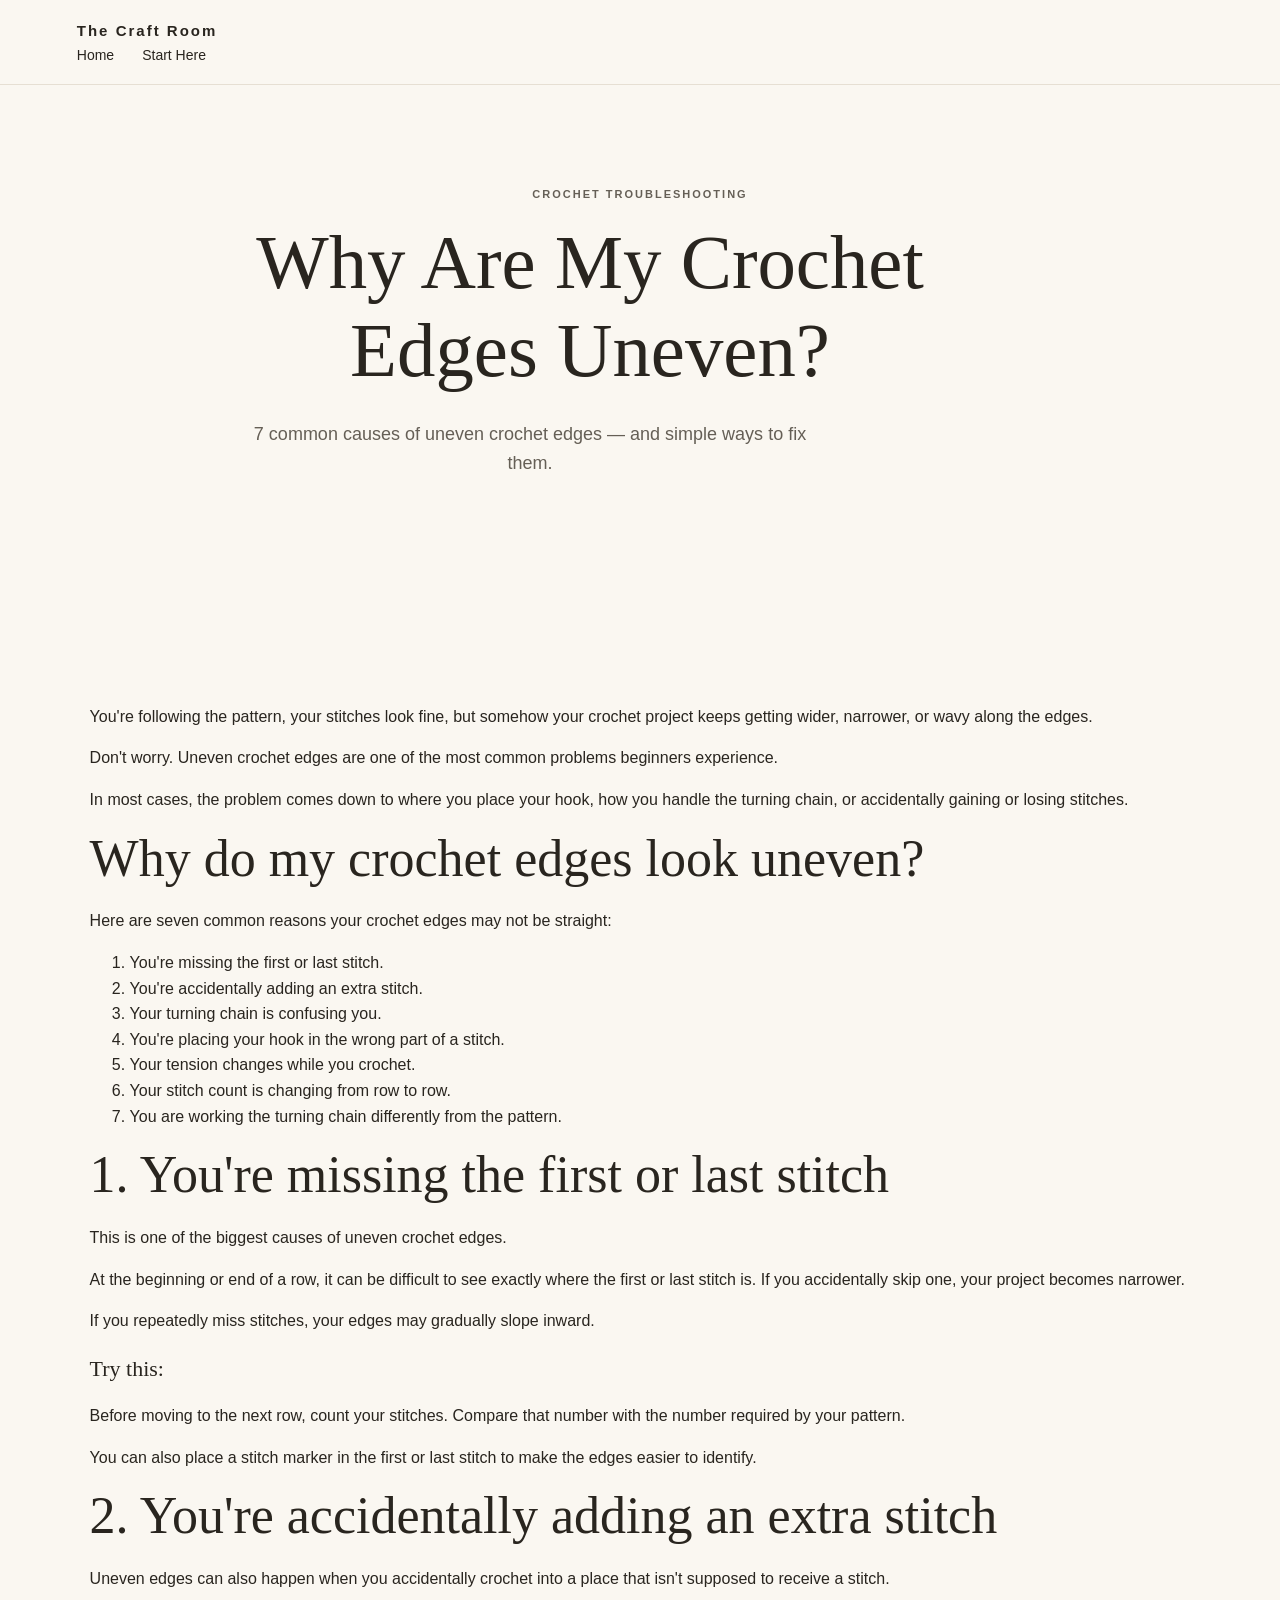
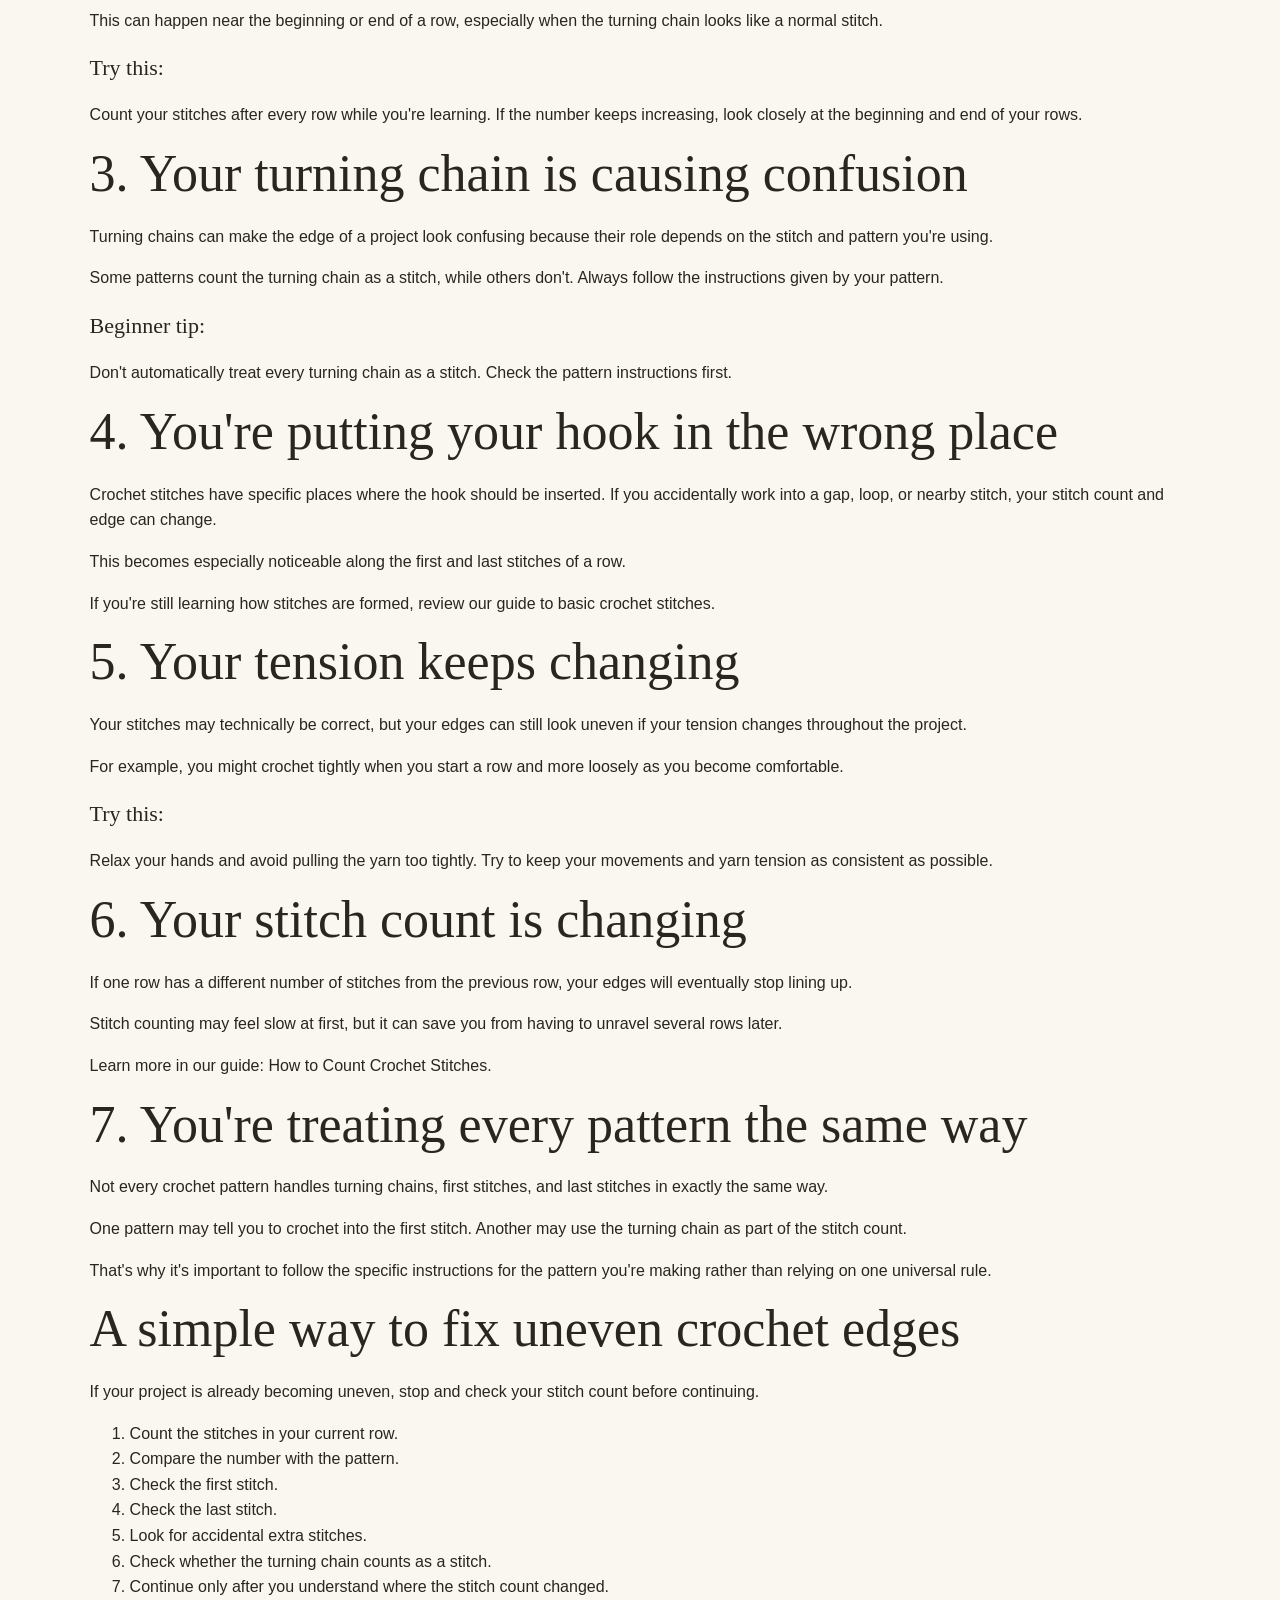
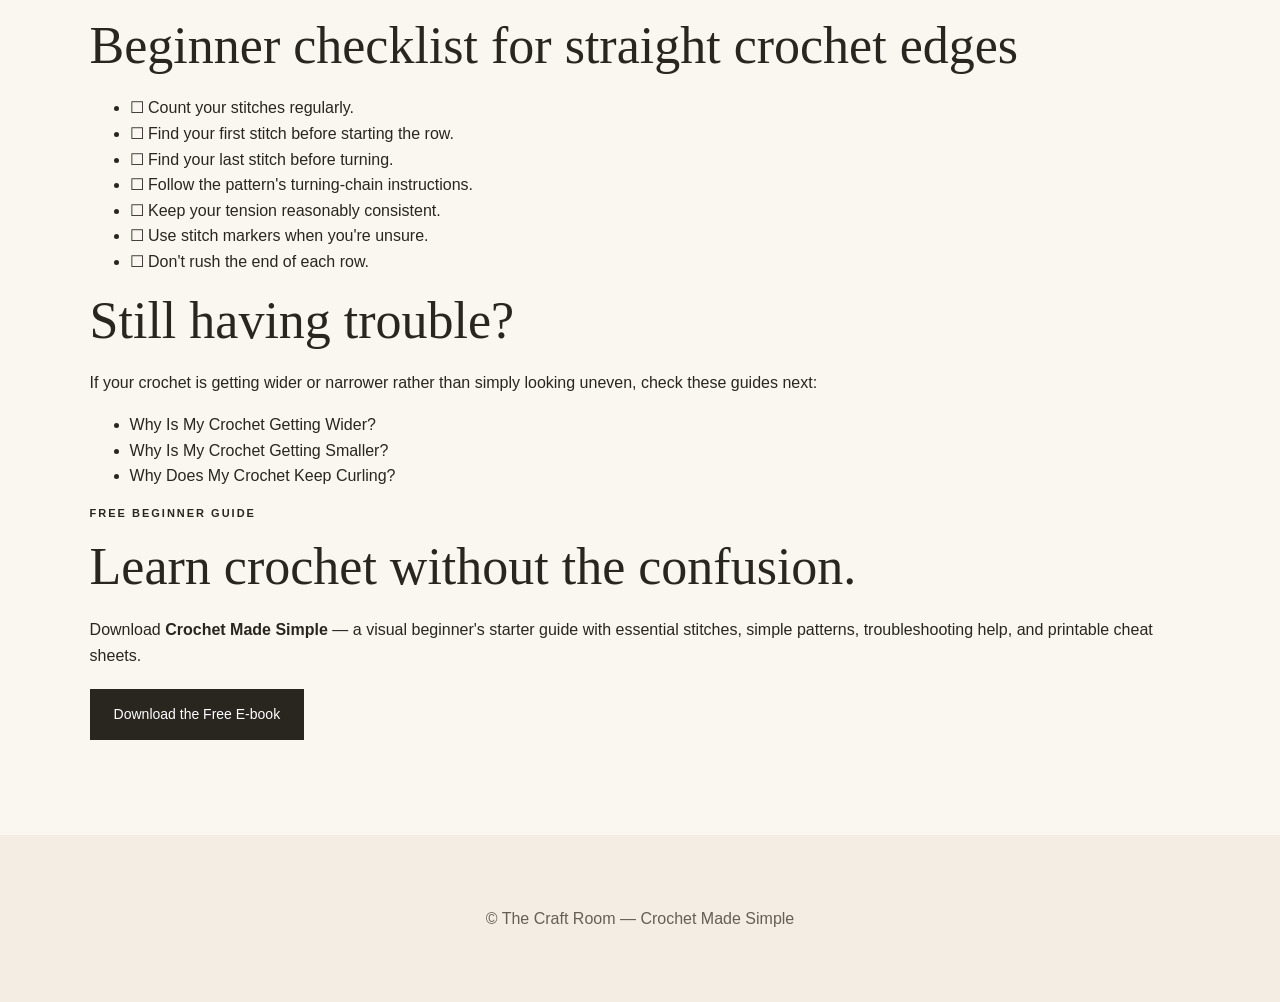
<file: why-are-my-crochet-edges-uneven.html>
<!DOCTYPE html>
<html lang="en">
<head>
  <meta charset="UTF-8">
  <meta name="viewport" content="width=device-width, initial-scale=1.0">

  <title>Why Are My Crochet Edges Uneven? 7 Common Causes and Fixes | The Craft Room</title>

  <meta name="description" content="Are your crochet edges uneven or wavy? Learn 7 common causes of uneven crochet edges and simple beginner-friendly ways to fix them.">

  <link rel="stylesheet" href="style.css">
</head>

<body>

<header class="site-header">
  <div class="nav">
    <a href="index.html" class="logo">The Craft Room</a>

    <nav>
      <a href="index.html">Home</a>
      <a href="crochet-for-beginners.html">Start Here</a>
    </nav>
  </div>
</header>


<main>

<section class="article-hero">
  <div class="center">

    <p class="eyebrow">CROCHET TROUBLESHOOTING</p>

    <h1>Why Are My Crochet Edges Uneven?</h1>

    <p class="lead">
      7 common causes of uneven crochet edges — and simple ways to fix them.
    </p>

  </div>
</section>


<section class="article-content">
  <div class="article-inner">

    <p>
      You're following the pattern, your stitches look fine, but somehow
      your crochet project keeps getting wider, narrower, or wavy along the edges.
    </p>

    <p>
      Don't worry. Uneven crochet edges are one of the most common problems
      beginners experience.
    </p>

    <p>
      In most cases, the problem comes down to where you place your hook,
      how you handle the turning chain, or accidentally gaining or losing stitches.
    </p>


    <h2>Why do my crochet edges look uneven?</h2>

    <p>
      Here are seven common reasons your crochet edges may not be straight:
    </p>

    <ol>
      <li>You're missing the first or last stitch.</li>
      <li>You're accidentally adding an extra stitch.</li>
      <li>Your turning chain is confusing you.</li>
      <li>You're placing your hook in the wrong part of a stitch.</li>
      <li>Your tension changes while you crochet.</li>
      <li>Your stitch count is changing from row to row.</li>
      <li>You are working the turning chain differently from the pattern.</li>
    </ol>


    <h2>1. You're missing the first or last stitch</h2>

    <p>
      This is one of the biggest causes of uneven crochet edges.
    </p>

    <p>
      At the beginning or end of a row, it can be difficult to see exactly
      where the first or last stitch is. If you accidentally skip one,
      your project becomes narrower.
    </p>

    <p>
      If you repeatedly miss stitches, your edges may gradually slope inward.
    </p>

    <h3>Try this:</h3>

    <p>
      Before moving to the next row, count your stitches. Compare that number
      with the number required by your pattern.
    </p>

    <p>
      You can also place a stitch marker in the first or last stitch to make
      the edges easier to identify.
    </p>


    <h2>2. You're accidentally adding an extra stitch</h2>

    <p>
      Uneven edges can also happen when you accidentally crochet into a place
      that isn't supposed to receive a stitch.
    </p>

    <p>
      This can happen near the beginning or end of a row, especially when
      the turning chain looks like a normal stitch.
    </p>

    <h3>Try this:</h3>

    <p>
      Count your stitches after every row while you're learning. If the number
      keeps increasing, look closely at the beginning and end of your rows.
    </p>


    <h2>3. Your turning chain is causing confusion</h2>

    <p>
      Turning chains can make the edge of a project look confusing because
      their role depends on the stitch and pattern you're using.
    </p>

    <p>
      Some patterns count the turning chain as a stitch, while others don't.
      Always follow the instructions given by your pattern.
    </p>

    <h3>Beginner tip:</h3>

    <p>
      Don't automatically treat every turning chain as a stitch. Check the
      pattern instructions first.
    </p>


    <h2>4. You're putting your hook in the wrong place</h2>

    <p>
      Crochet stitches have specific places where the hook should be inserted.
      If you accidentally work into a gap, loop, or nearby stitch, your stitch
      count and edge can change.
    </p>

    <p>
      This becomes especially noticeable along the first and last stitches of
      a row.
    </p>

    <p>
      If you're still learning how stitches are formed, review our
      <a href="how-to-make-basic-crochet-stitches.html">guide to basic crochet stitches</a>.
    </p>


    <h2>5. Your tension keeps changing</h2>

    <p>
      Your stitches may technically be correct, but your edges can still look
      uneven if your tension changes throughout the project.
    </p>

    <p>
      For example, you might crochet tightly when you start a row and more
      loosely as you become comfortable.
    </p>

    <h3>Try this:</h3>

    <p>
      Relax your hands and avoid pulling the yarn too tightly. Try to keep
      your movements and yarn tension as consistent as possible.
    </p>


    <h2>6. Your stitch count is changing</h2>

    <p>
      If one row has a different number of stitches from the previous row,
      your edges will eventually stop lining up.
    </p>

    <p>
      Stitch counting may feel slow at first, but it can save you from having
      to unravel several rows later.
    </p>

    <p>
      Learn more in our guide:
      <a href="how-to-count-crochet-stitches.html">How to Count Crochet Stitches</a>.
    </p>


    <h2>7. You're treating every pattern the same way</h2>

    <p>
      Not every crochet pattern handles turning chains, first stitches,
      and last stitches in exactly the same way.
    </p>

    <p>
      One pattern may tell you to crochet into the first stitch. Another may
      use the turning chain as part of the stitch count.
    </p>

    <p>
      That's why it's important to follow the specific instructions for the
      pattern you're making rather than relying on one universal rule.
    </p>


    <h2>A simple way to fix uneven crochet edges</h2>

    <p>
      If your project is already becoming uneven, stop and check your stitch
      count before continuing.
    </p>

    <ol>
      <li>Count the stitches in your current row.</li>
      <li>Compare the number with the pattern.</li>
      <li>Check the first stitch.</li>
      <li>Check the last stitch.</li>
      <li>Look for accidental extra stitches.</li>
      <li>Check whether the turning chain counts as a stitch.</li>
      <li>Continue only after you understand where the stitch count changed.</li>
    </ol>


    <h2>Beginner checklist for straight crochet edges</h2>

    <ul>
      <li>☐ Count your stitches regularly.</li>
      <li>☐ Find your first stitch before starting the row.</li>
      <li>☐ Find your last stitch before turning.</li>
      <li>☐ Follow the pattern's turning-chain instructions.</li>
      <li>☐ Keep your tension reasonably consistent.</li>
      <li>☐ Use stitch markers when you're unsure.</li>
      <li>☐ Don't rush the end of each row.</li>
    </ul>


    <h2>Still having trouble?</h2>

    <p>
      If your crochet is getting wider or narrower rather than simply looking
      uneven, check these guides next:
    </p>

    <ul>
      <li>
        <a href="why-is-my-crochet-getting-wider.html">
          Why Is My Crochet Getting Wider?
        </a>
      </li>

      <li>
        <a href="why-is-my-crochet-getting-smaller.html">
          Why Is My Crochet Getting Smaller?
        </a>
      </li>

      <li>
        <a href="why-does-my-crochet-keep-curling.html">
          Why Does My Crochet Keep Curling?
        </a>
      </li>
    </ul>


    <div class="article-cta">

      <p class="eyebrow">FREE BEGINNER GUIDE</p>

      <h2>Learn crochet without the confusion.</h2>

      <p>
        Download <strong>Crochet Made Simple</strong> — a visual beginner's
        starter guide with essential stitches, simple patterns,
        troubleshooting help, and printable cheat sheets.
      </p>

      <a class="btn dark"
         href="The-Craft-Room-Crochet-Made-Simple-Visual-Edition.pdf"
         target="_blank">
        Download the Free E-book
      </a>

    </div>

  </div>
</section>

</main>


<footer class="site-footer">
  <p>© The Craft Room — Crochet Made Simple</p>
</footer>

</body>
</html>
</file>
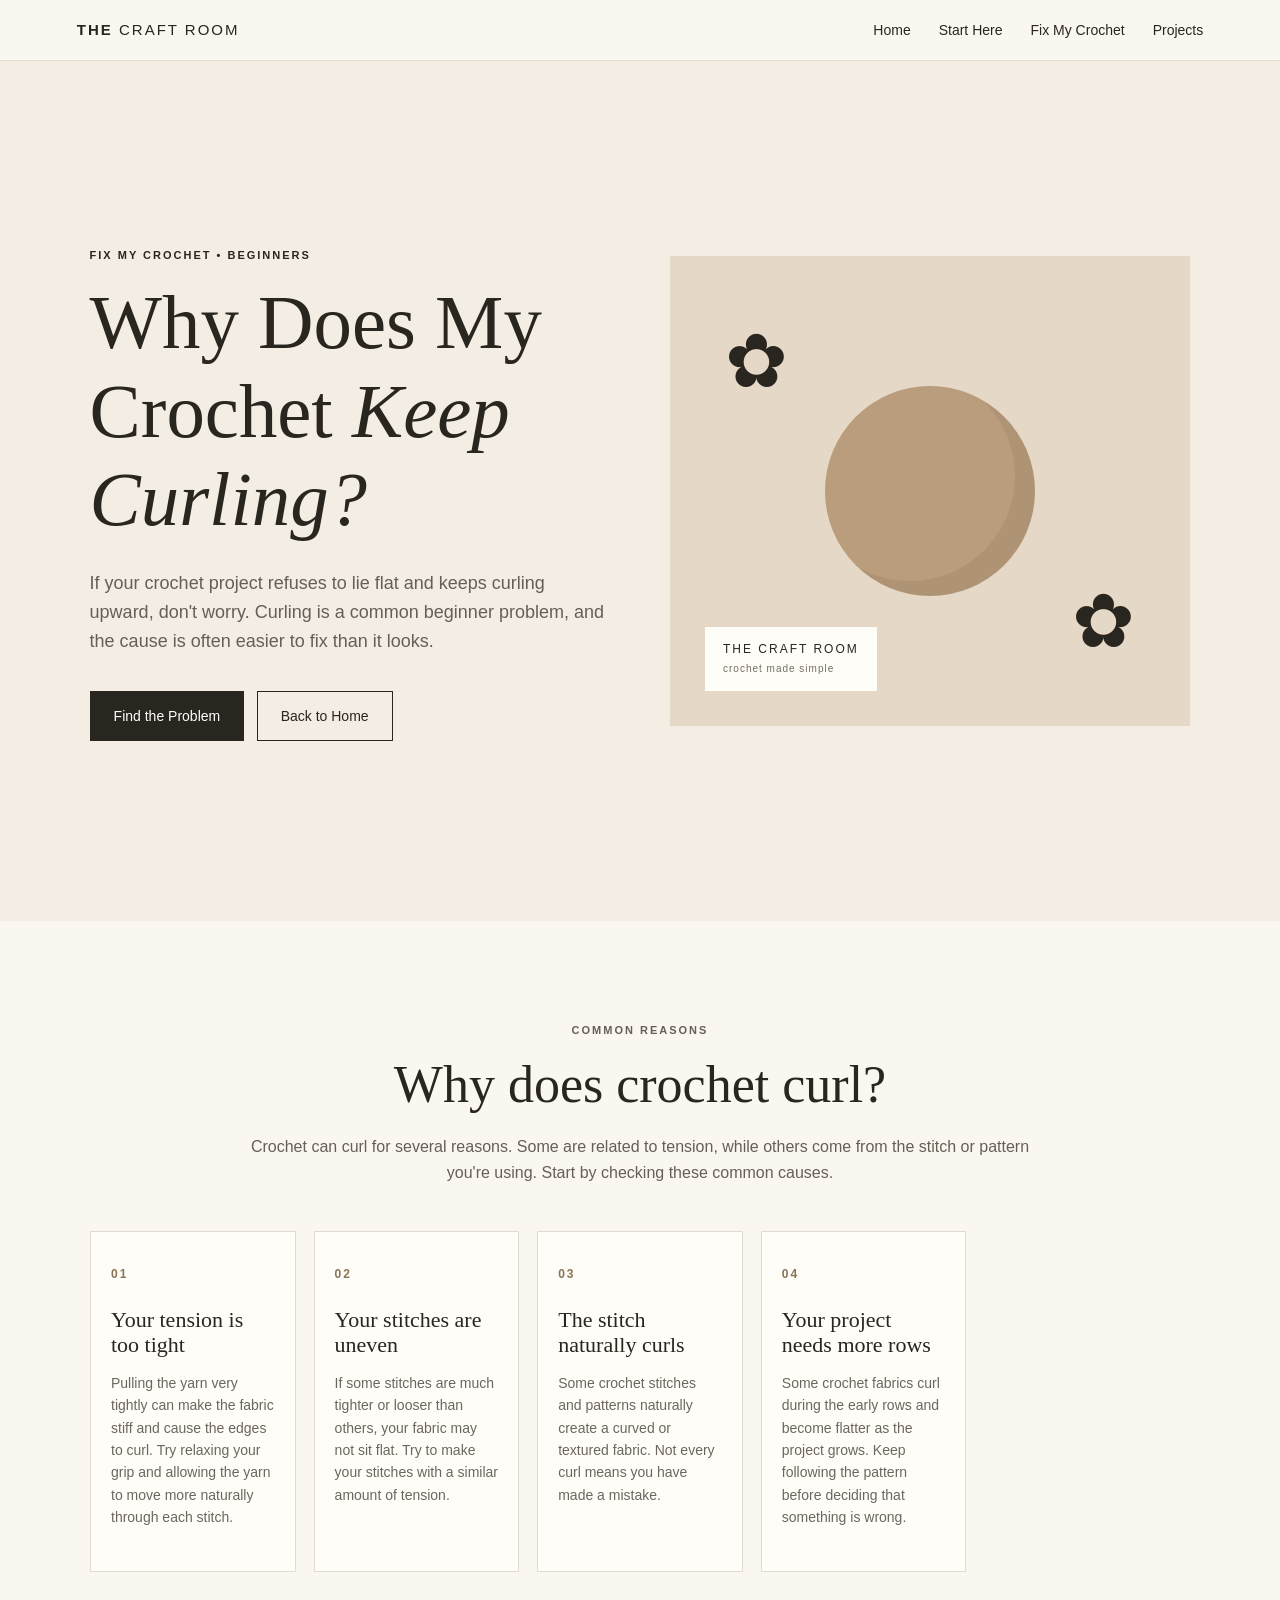
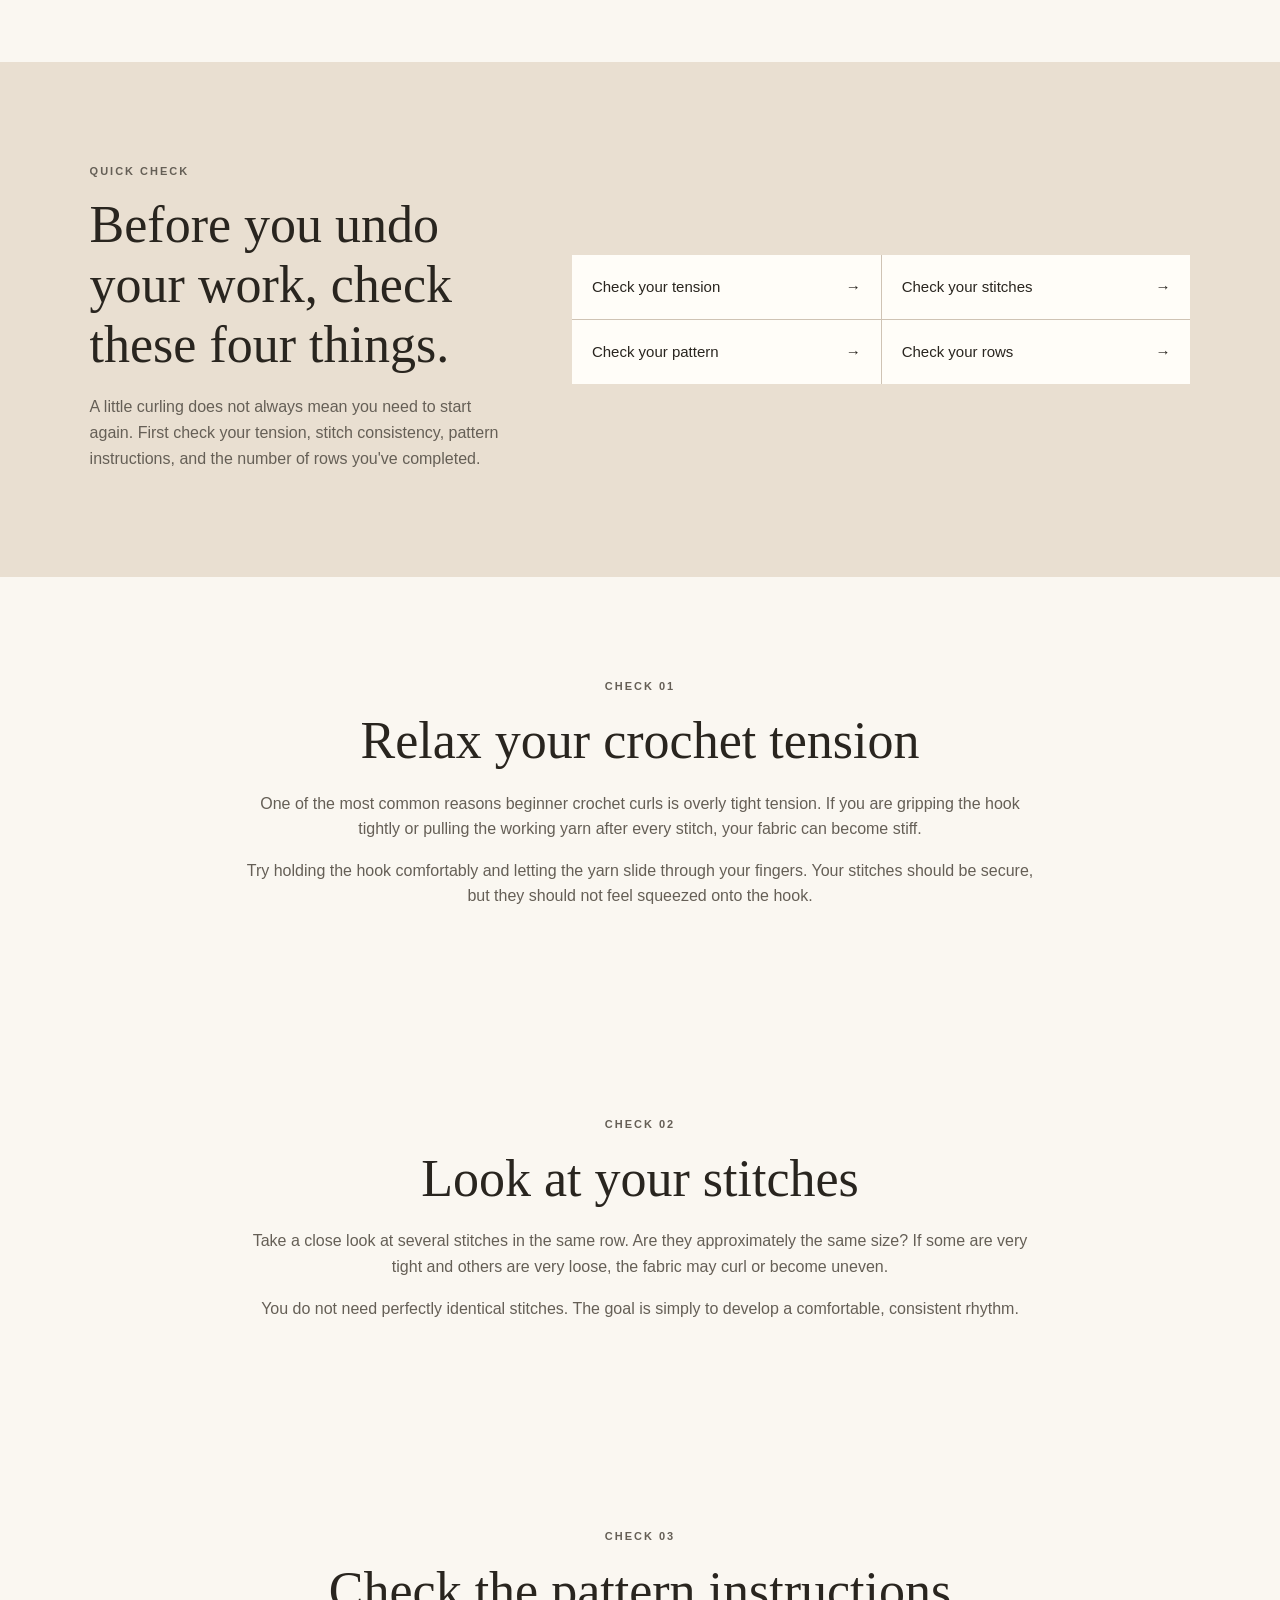
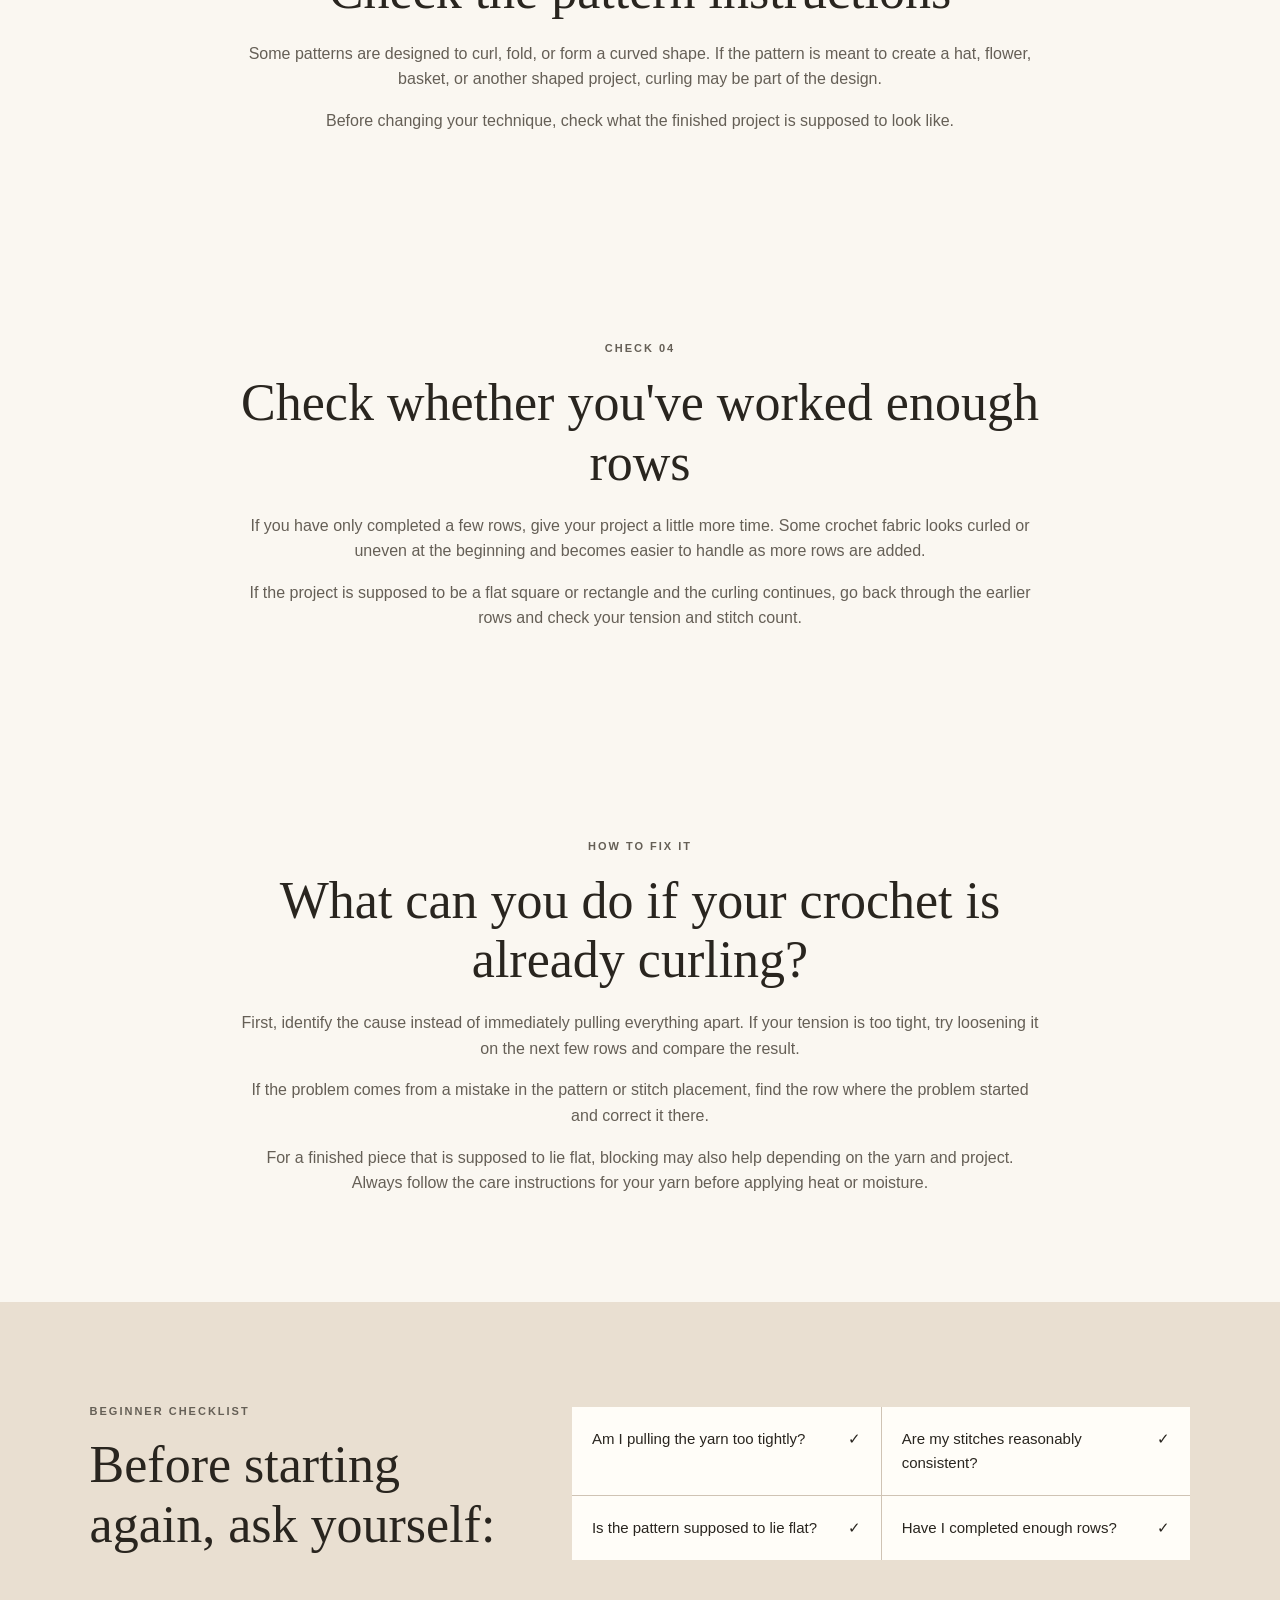
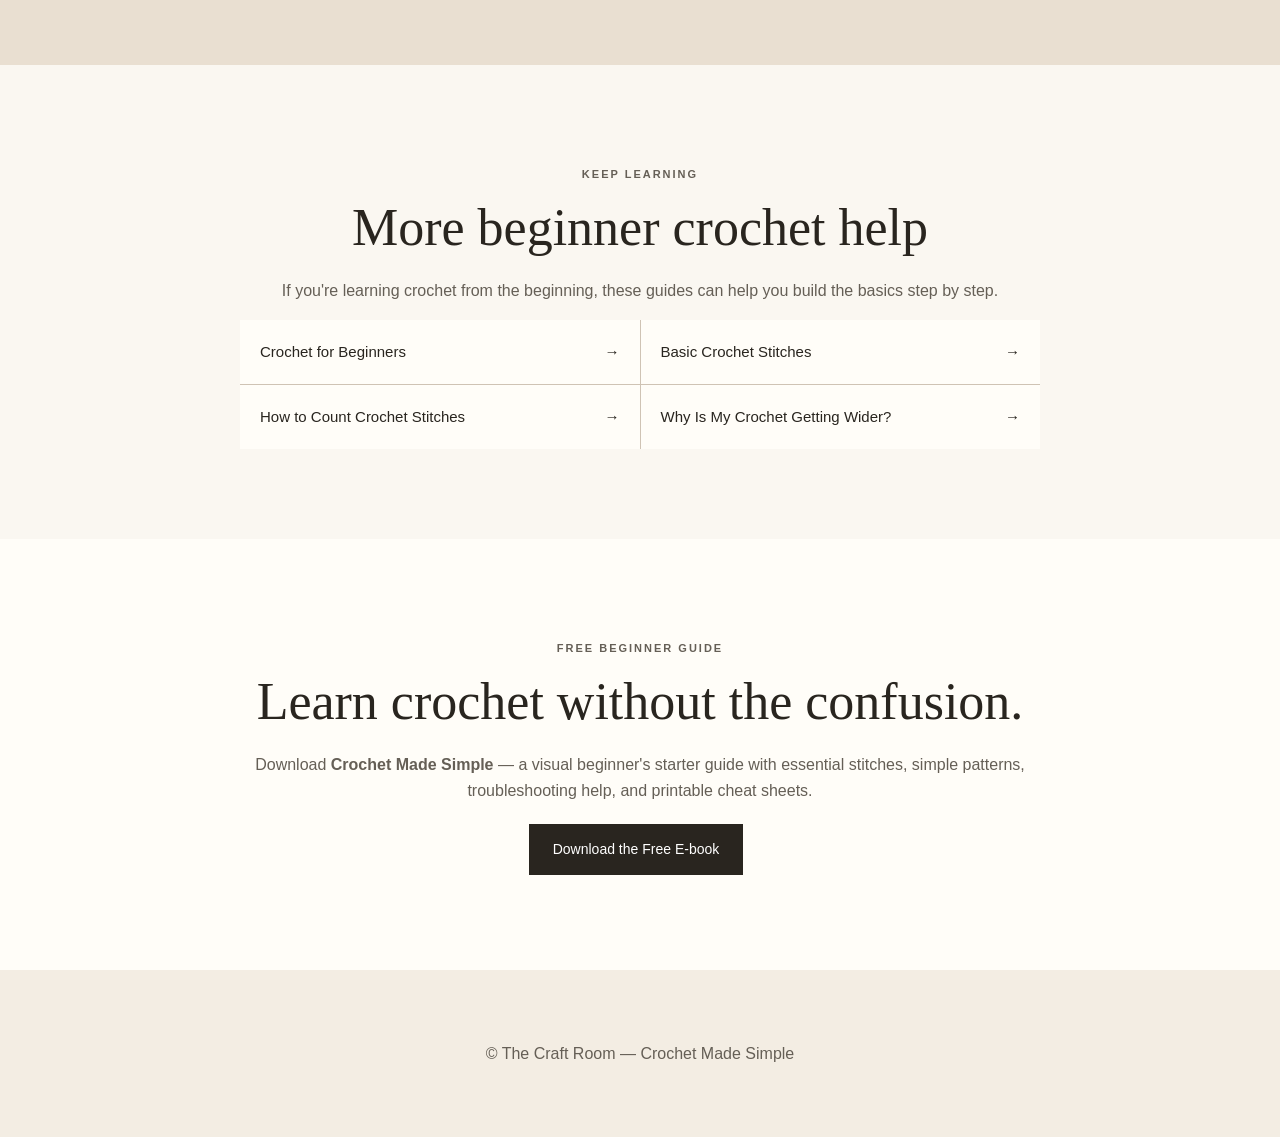
<file: why-does-my-crochet-keep-curling.html>
<!doctype html>
<html lang="en">
<head>

<meta charset="utf-8">
<meta name="viewport" content="width=device-width,initial-scale=1">

<title>Why Does My Crochet Keep Curling? How to Fix Curling Crochet | The Craft Room</title>

<meta name="description" content="Is your crochet curling instead of lying flat? Learn the common reasons crochet curls and simple beginner-friendly ways to fix and prevent curling.">

<link rel="stylesheet" href="style.css">

</head>

<body>

<header>

<a class="logo" href="index.html">THE <span>CRAFT ROOM</span></a>

<button class="menu" onclick="document.querySelector('nav').classList.toggle('open')">☰</button>

<nav>
<a href="index.html">Home</a>
<a href="crochet-for-beginners.html">Start Here</a>
<a href="index.html#fix">Fix My Crochet</a>
<a href="index.html#projects">Projects</a>
</nav>

</header>


<main>

<section class="hero">

<div>

<p class="eyebrow">FIX MY CROCHET • BEGINNERS</p>

<h1>Why Does My Crochet <em>Keep Curling?</em></h1>

<p class="lead">
If your crochet project refuses to lie flat and keeps curling upward, don't worry. Curling is a common beginner problem, and the cause is often easier to fix than it looks.
</p>

<a class="btn dark" href="#reasons">Find the Problem</a>

<a class="btn light" href="index.html">Back to Home</a>

</div>

<div class="hero-art">

<div class="yarn"></div>

<div class="flower one">✿</div>

<div class="flower two">✿</div>

<div class="tag">
THE CRAFT ROOM<br>
<small>crochet made simple</small>
</div>

</div>

</section>


<section id="reasons">

<div class="center">

<p class="eyebrow">COMMON REASONS</p>

<h2>Why does crochet curl?</h2>

<p>
Crochet can curl for several reasons. Some are related to tension, while others come from the stitch or pattern you're using. Start by checking these common causes.
</p>

</div>


<div class="steps">

<article>
<b>01</b>
<h3>Your tension is too tight</h3>
<p>
Pulling the yarn very tightly can make the fabric stiff and cause the edges to curl. Try relaxing your grip and allowing the yarn to move more naturally through each stitch.
</p>
</article>

<article>
<b>02</b>
<h3>Your stitches are uneven</h3>
<p>
If some stitches are much tighter or looser than others, your fabric may not sit flat. Try to make your stitches with a similar amount of tension.
</p>
</article>

<article>
<b>03</b>
<h3>The stitch naturally curls</h3>
<p>
Some crochet stitches and patterns naturally create a curved or textured fabric. Not every curl means you have made a mistake.
</p>
</article>

<article>
<b>04</b>
<h3>Your project needs more rows</h3>
<p>
Some crochet fabrics curl during the early rows and become flatter as the project grows. Keep following the pattern before deciding that something is wrong.
</p>
</article>

</div>

</section>


<section class="fix">

<div>

<p class="eyebrow">QUICK CHECK</p>

<h2>Before you undo your work, check these four things.</h2>

<p>
A little curling does not always mean you need to start again. First check your tension, stitch consistency, pattern instructions, and the number of rows you've completed.
</p>

</div>


<div class="problems">

<a href="#tension">Check your tension <span>→</span></a>

<a href="#stitches">Check your stitches <span>→</span></a>

<a href="#pattern">Check your pattern <span>→</span></a>

<a href="#rows">Check your rows <span>→</span></a>

</div>

</section>


<section id="tension">

<div class="center">

<p class="eyebrow">CHECK 01</p>

<h2>Relax your crochet tension</h2>

<p>
One of the most common reasons beginner crochet curls is overly tight tension. If you are gripping the hook tightly or pulling the working yarn after every stitch, your fabric can become stiff.
</p>

<p>
Try holding the hook comfortably and letting the yarn slide through your fingers. Your stitches should be secure, but they should not feel squeezed onto the hook.
</p>

</div>

</section>


<section id="stitches">

<div class="center">

<p class="eyebrow">CHECK 02</p>

<h2>Look at your stitches</h2>

<p>
Take a close look at several stitches in the same row. Are they approximately the same size? If some are very tight and others are very loose, the fabric may curl or become uneven.
</p>

<p>
You do not need perfectly identical stitches. The goal is simply to develop a comfortable, consistent rhythm.
</p>

</div>

</section>


<section id="pattern">

<div class="center">

<p class="eyebrow">CHECK 03</p>

<h2>Check the pattern instructions</h2>

<p>
Some patterns are designed to curl, fold, or form a curved shape. If the pattern is meant to create a hat, flower, basket, or another shaped project, curling may be part of the design.
</p>

<p>
Before changing your technique, check what the finished project is supposed to look like.
</p>

</div>

</section>


<section id="rows">

<div class="center">

<p class="eyebrow">CHECK 04</p>

<h2>Check whether you've worked enough rows</h2>

<p>
If you have only completed a few rows, give your project a little more time. Some crochet fabric looks curled or uneven at the beginning and becomes easier to handle as more rows are added.
</p>

<p>
If the project is supposed to be a flat square or rectangle and the curling continues, go back through the earlier rows and check your tension and stitch count.
</p>

</div>

</section>


<section>

<div class="center">

<p class="eyebrow">HOW TO FIX IT</p>

<h2>What can you do if your crochet is already curling?</h2>

<p>
First, identify the cause instead of immediately pulling everything apart. If your tension is too tight, try loosening it on the next few rows and compare the result.
</p>

<p>
If the problem comes from a mistake in the pattern or stitch placement, find the row where the problem started and correct it there.
</p>

<p>
For a finished piece that is supposed to lie flat, blocking may also help depending on the yarn and project. Always follow the care instructions for your yarn before applying heat or moisture.
</p>

</div>

</section>


<section class="fix">

<div>

<p class="eyebrow">BEGINNER CHECKLIST</p>

<h2>Before starting again, ask yourself:</h2>

</div>

<div class="problems">

<a href="#tension">Am I pulling the yarn too tightly? <span>✓</span></a>

<a href="#stitches">Are my stitches reasonably consistent? <span>✓</span></a>

<a href="#pattern">Is the pattern supposed to lie flat? <span>✓</span></a>

<a href="#rows">Have I completed enough rows? <span>✓</span></a>

</div>

</section>


<section>

<div class="center">

<p class="eyebrow">KEEP LEARNING</p>

<h2>More beginner crochet help</h2>

<p>
If you're learning crochet from the beginning, these guides can help you build the basics step by step.
</p>

<div class="problems">

<a href="crochet-for-beginners.html">
Crochet for Beginners <span>→</span>
</a>

<a href="how-to-make-basic-crochet-stitches.html">
Basic Crochet Stitches <span>→</span>
</a>

<a href="how-to-count-crochet-stitches.html">
How to Count Crochet Stitches <span>→</span>
</a>

<a href="why-is-my-crochet-getting-wider.html">
Why Is My Crochet Getting Wider? <span>→</span>
</a>

</div>

</div>

</section>


<section class="ebook">

<div class="center">

<p class="eyebrow">FREE BEGINNER GUIDE</p>

<h2>Learn crochet without the confusion.</h2>

<p>
Download <strong>Crochet Made Simple</strong> — a visual beginner's starter guide with essential stitches, simple patterns, troubleshooting help, and printable cheat sheets.
</p>

<a class="btn dark" href="The-Craft-Room-Crochet-Made-Simple-Visual-Edition.pdf" target="_blank">
Download the Free E-book
</a>

</div>

</section>

</main>


<footer>

<p>© The Craft Room — Crochet Made Simple</p>

</footer>


</body>
  </html>
</file>
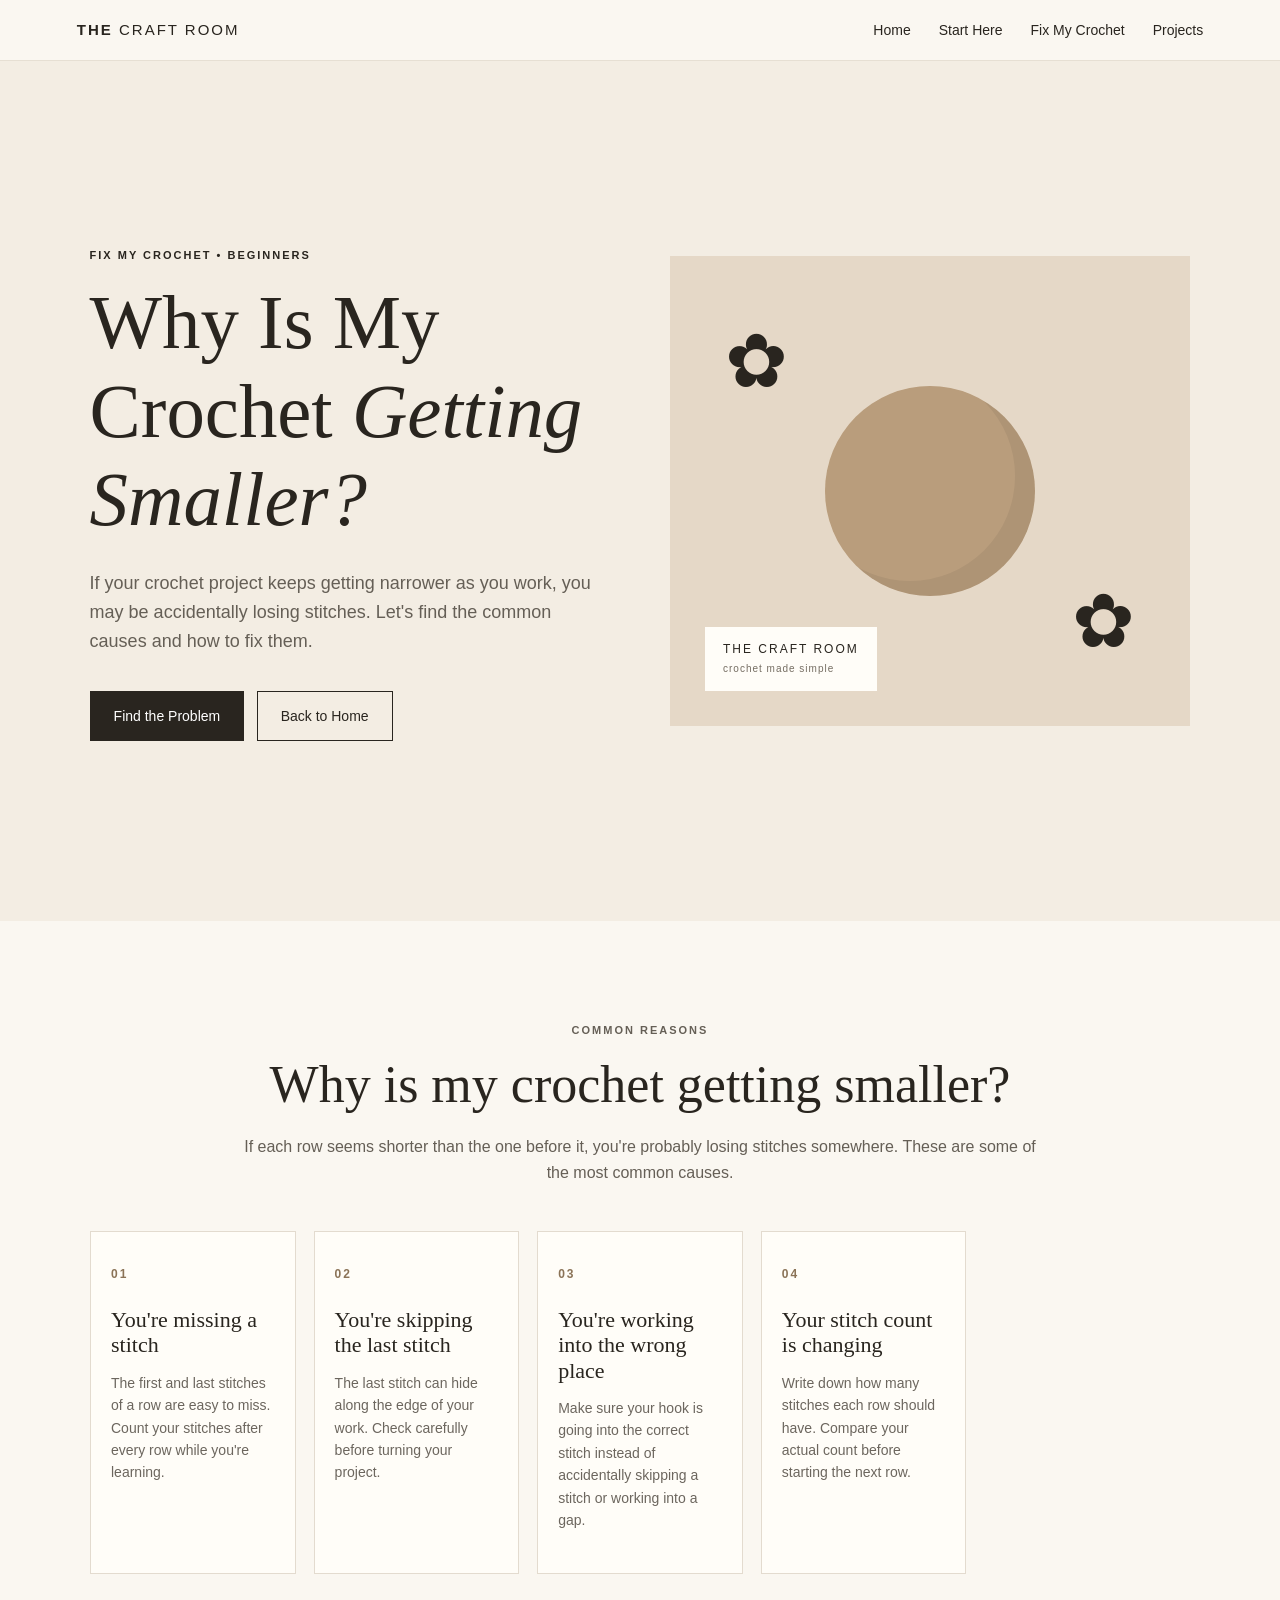
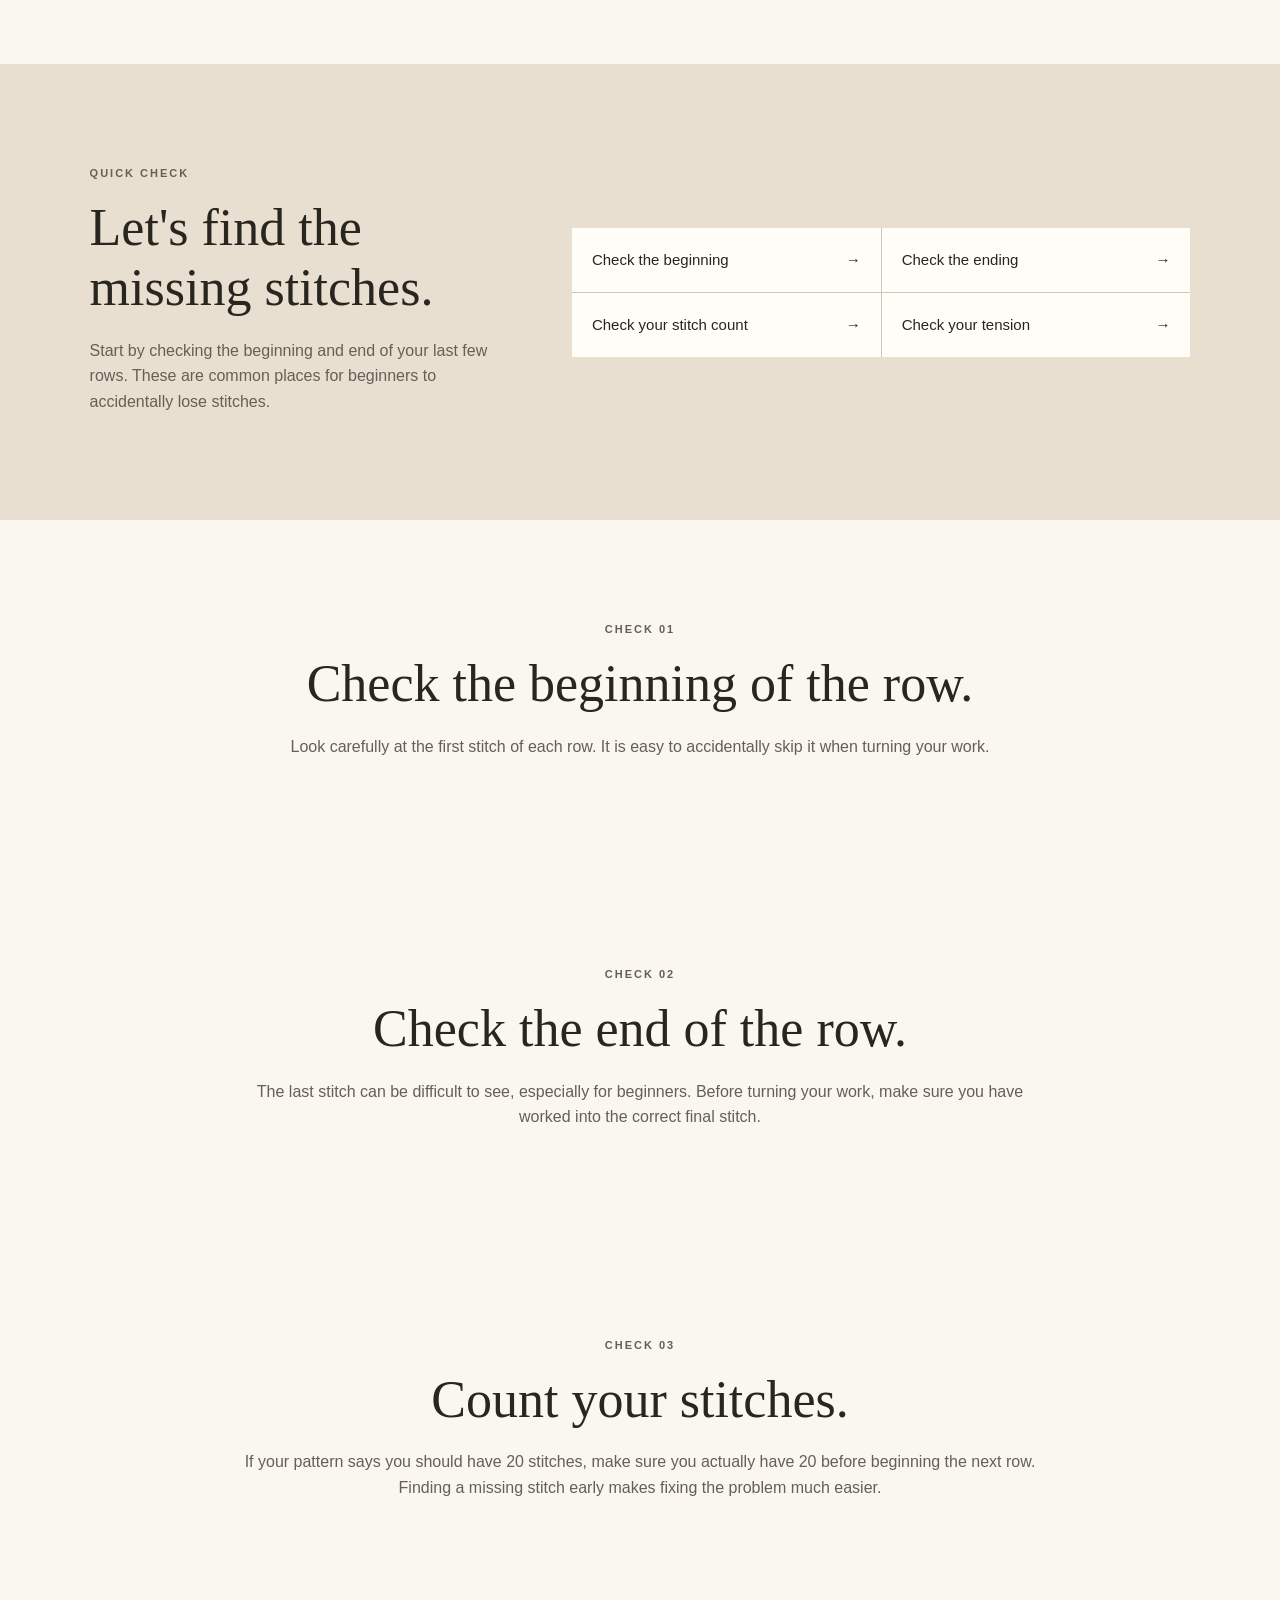
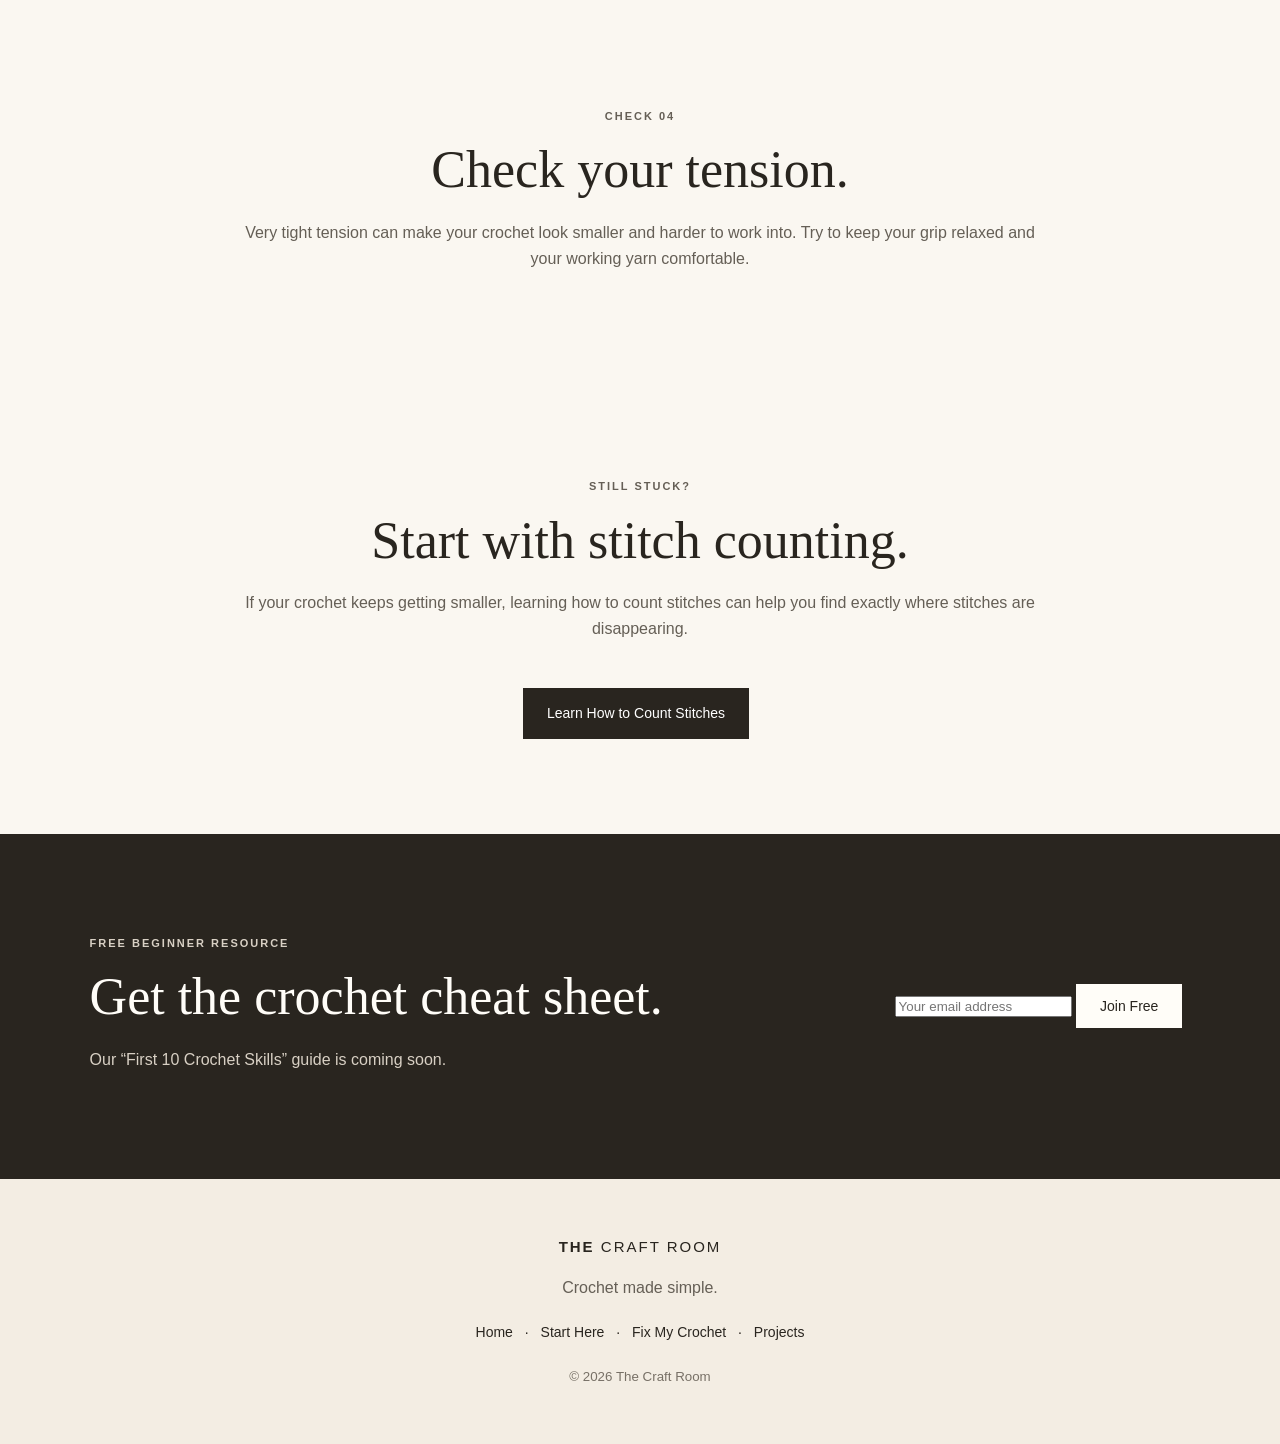
<file: why-is-my-crochet-getting-smaller.html>
<!doctype html>
<html lang="en">
<head>

<meta charset="utf-8">
<meta name="viewport" content="width=device-width,initial-scale=1">

<title>Why Is My Crochet Getting Smaller? Common Reasons & Fixes | The Craft Room</title>

<meta name="description" content="Is your crochet getting smaller as you work? Learn why crochet projects shrink and how to fix common stitch-count and tension mistakes.">

<link rel="stylesheet" href="style.css">

</head>

<body>

<header>

<a class="logo" href="index.html">THE <span>CRAFT ROOM</span></a>

<button class="menu" onclick="document.querySelector('nav').classList.toggle('open')">☰</button>

<nav>
<a href="index.html">Home</a>
<a href="crochet-for-beginners.html">Start Here</a>
<a href="index.html#fix">Fix My Crochet</a>
<a href="index.html#projects">Projects</a>
</nav>

</header>

<main>

<section class="hero">

<div>

<p class="eyebrow">FIX MY CROCHET • BEGINNERS</p>

<h1>Why Is My Crochet <em>Getting Smaller?</em></h1>

<p class="lead">
If your crochet project keeps getting narrower as you work, you may be accidentally losing stitches. Let's find the common causes and how to fix them.
</p>

<a class="btn dark" href="#reasons">Find the Problem</a>

<a class="btn light" href="index.html">Back to Home</a>

</div>

<div class="hero-art">

<div class="yarn"></div>

<div class="flower one">✿</div>

<div class="flower two">✿</div>

<div class="tag">
THE CRAFT ROOM<br>
<small>crochet made simple</small>
</div>

</div>

</section>


<section id="reasons">

<div class="center">

<p class="eyebrow">COMMON REASONS</p>

<h2>Why is my crochet getting smaller?</h2>

<p>
If each row seems shorter than the one before it, you're probably losing stitches somewhere. These are some of the most common causes.
</p>

</div>


<div class="steps">

<article>
<b>01</b>
<h3>You're missing a stitch</h3>
<p>
The first and last stitches of a row are easy to miss. Count your stitches after every row while you're learning.
</p>
</article>

<article>
<b>02</b>
<h3>You're skipping the last stitch</h3>
<p>
The last stitch can hide along the edge of your work. Check carefully before turning your project.
</p>
</article>

<article>
<b>03</b>
<h3>You're working into the wrong place</h3>
<p>
Make sure your hook is going into the correct stitch instead of accidentally skipping a stitch or working into a gap.
</p>
</article>

<article>
<b>04</b>
<h3>Your stitch count is changing</h3>
<p>
Write down how many stitches each row should have. Compare your actual count before starting the next row.
</p>
</article>

</div>

</section>


<section class="fix">

<div>

<p class="eyebrow">QUICK CHECK</p>

<h2>Let's find the missing stitches.</h2>

<p>
Start by checking the beginning and end of your last few rows. These are common places for beginners to accidentally lose stitches.
</p>

</div>


<div class="problems">

<a href="#beginning">Check the beginning <span>→</span></a>

<a href="#ending">Check the ending <span>→</span></a>

<a href="#count">Check your stitch count <span>→</span></a>

<a href="#tension">Check your tension <span>→</span></a>

</div>

</section>


<section id="beginning">

<div class="center">

<p class="eyebrow">CHECK 01</p>

<h2>Check the beginning of the row.</h2>

<p>
Look carefully at the first stitch of each row. It is easy to accidentally skip it when turning your work.
</p>

</div>

</section>


<section id="ending">

<div class="center">

<p class="eyebrow">CHECK 02</p>

<h2>Check the end of the row.</h2>

<p>
The last stitch can be difficult to see, especially for beginners. Before turning your work, make sure you have worked into the correct final stitch.
</p>

</div>

</section>


<section id="count">

<div class="center">

<p class="eyebrow">CHECK 03</p>

<h2>Count your stitches.</h2>

<p>
If your pattern says you should have 20 stitches, make sure you actually have 20 before beginning the next row. Finding a missing stitch early makes fixing the problem much easier.
</p>

</div>

</section>


<section id="tension">

<div class="center">

<p class="eyebrow">CHECK 04</p>

<h2>Check your tension.</h2>

<p>
Very tight tension can make your crochet look smaller and harder to work into. Try to keep your grip relaxed and your working yarn comfortable.
</p>

</div>

</section>


<section>

<div class="center">

<p class="eyebrow">STILL STUCK?</p>

<h2>Start with stitch counting.</h2>

<p>
If your crochet keeps getting smaller, learning how to count stitches can help you find exactly where stitches are disappearing.
</p>

<br>

<a class="btn dark" href="how-to-count-crochet-stitches.html">
Learn How to Count Stitches
</a>

</div>

</section>


<section class="signup">

<div>

<p class="eyebrow">FREE BEGINNER RESOURCE</p>

<h2>Get the crochet cheat sheet.</h2>

<p>
Our “First 10 Crochet Skills” guide is coming soon.
</p>

</div>

<form onsubmit="event.preventDefault();alert('Thanks! The free guide is being prepared.');">

<input type="email" required placeholder="Your email address">

<button class="btn dark">Join Free</button>

</form>

</section>

</main>


<footer>

<a class="logo" href="index.html">THE <span>CRAFT ROOM</span></a>

<p>Crochet made simple.</p>

<div>

<a href="index.html">Home</a> ·
<a href="crochet-for-beginners.html">Start Here</a> ·
<a href="index.html#fix">Fix My Crochet</a> ·
<a href="index.html#projects">Projects</a>

</div>

<small>© 2026 The Craft Room</small>

</footer>

</body>
</html>
</file>
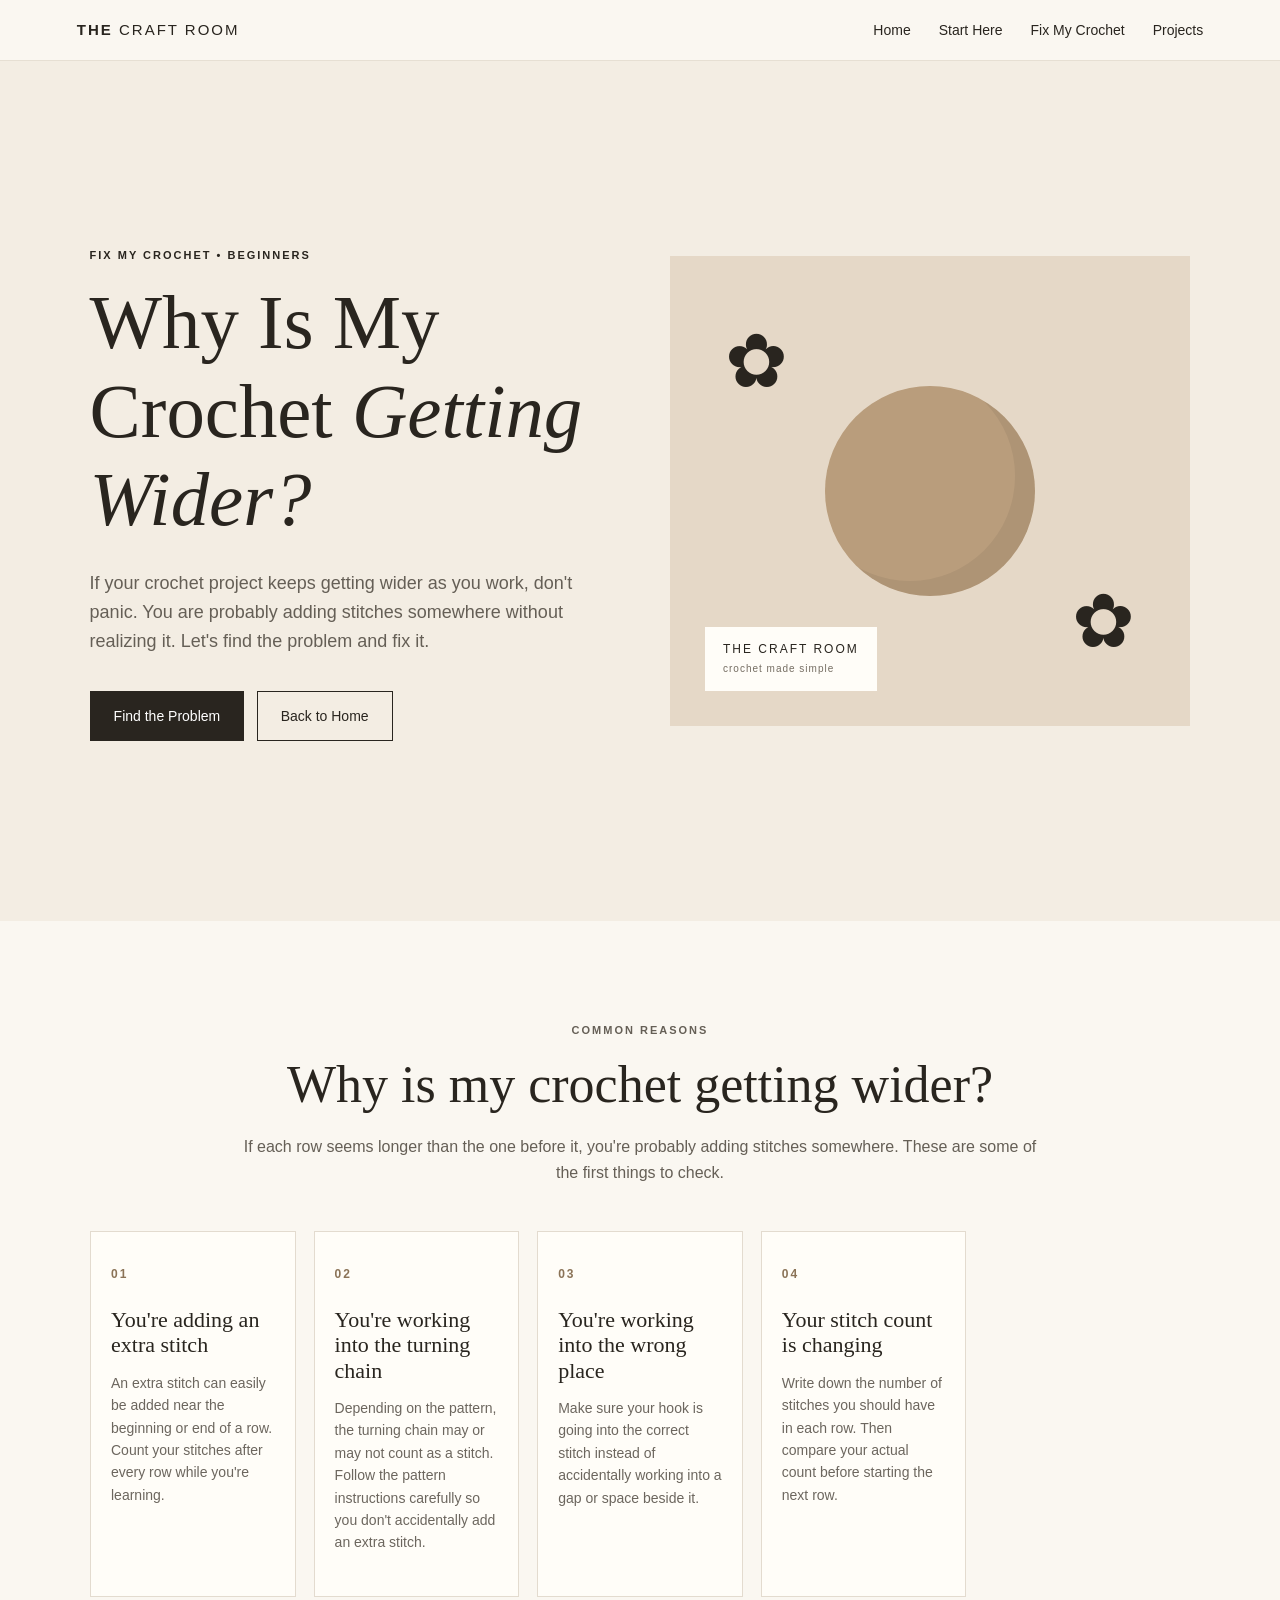
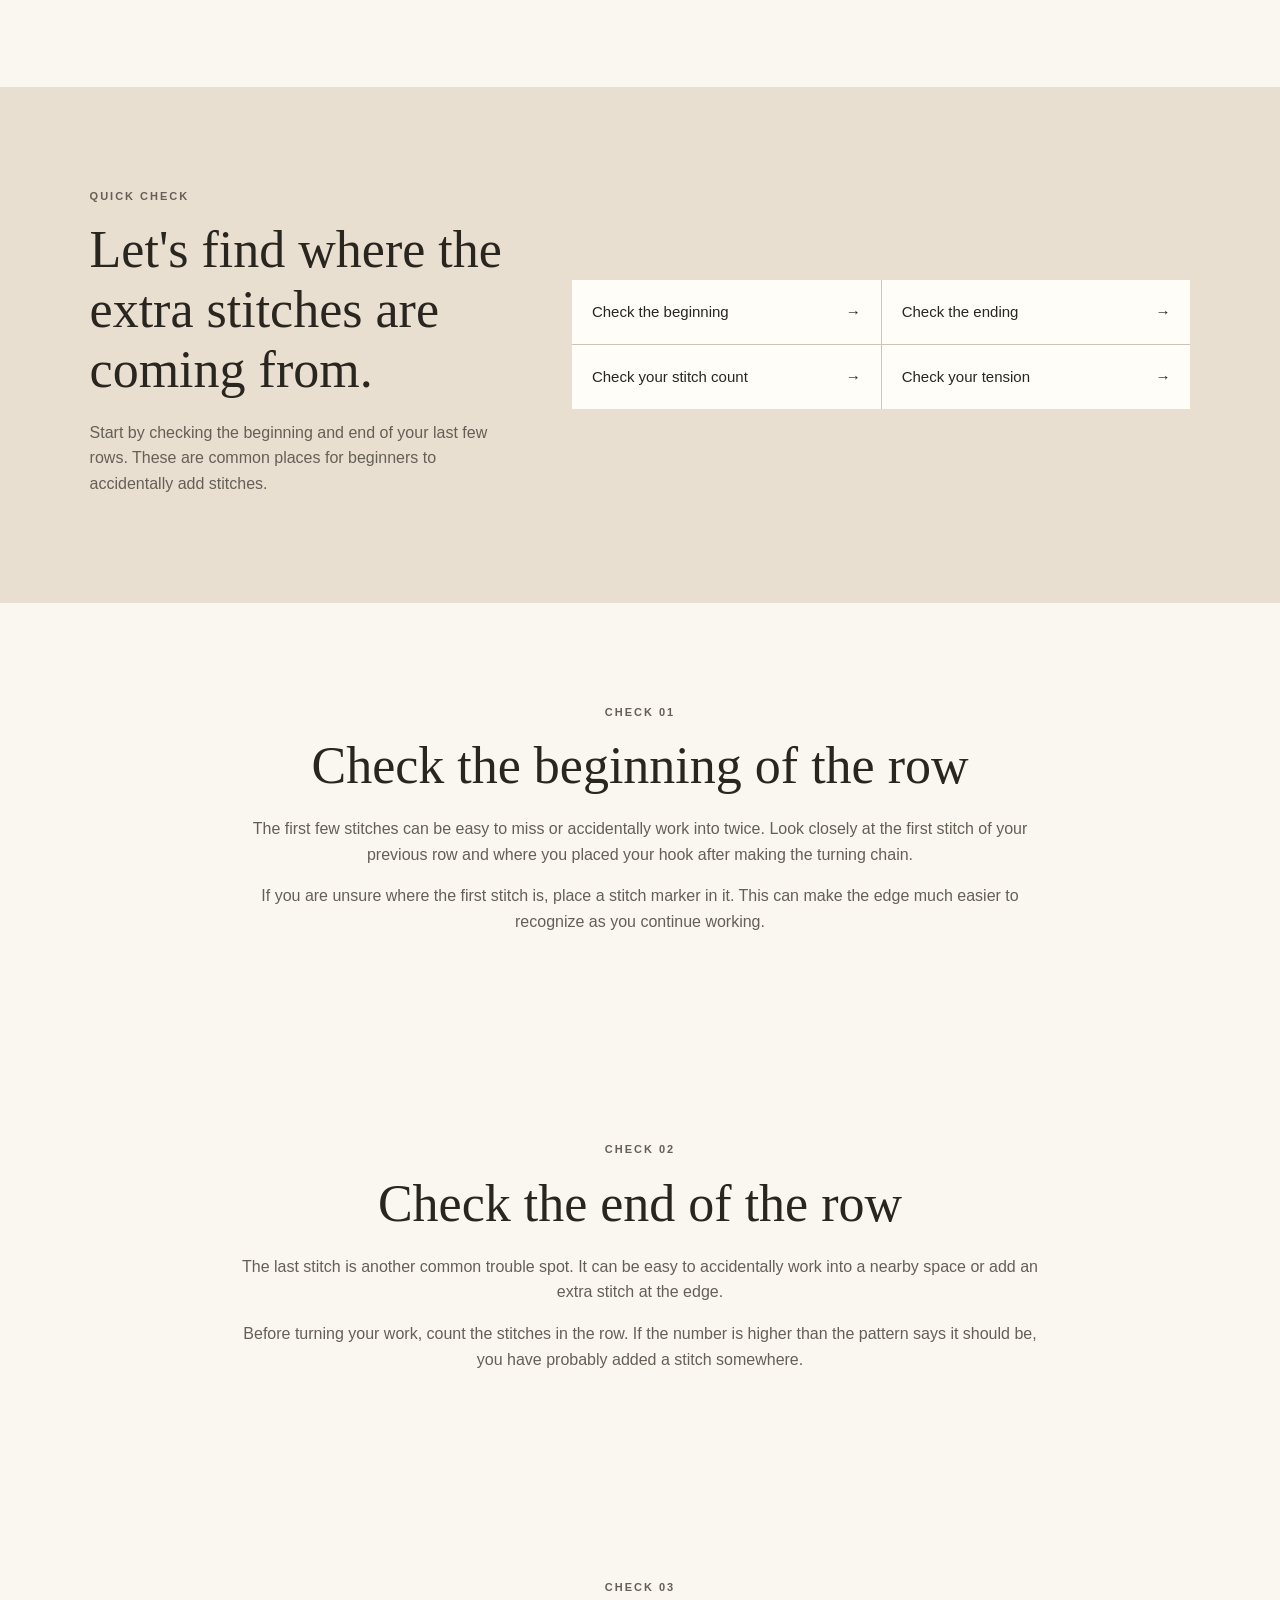
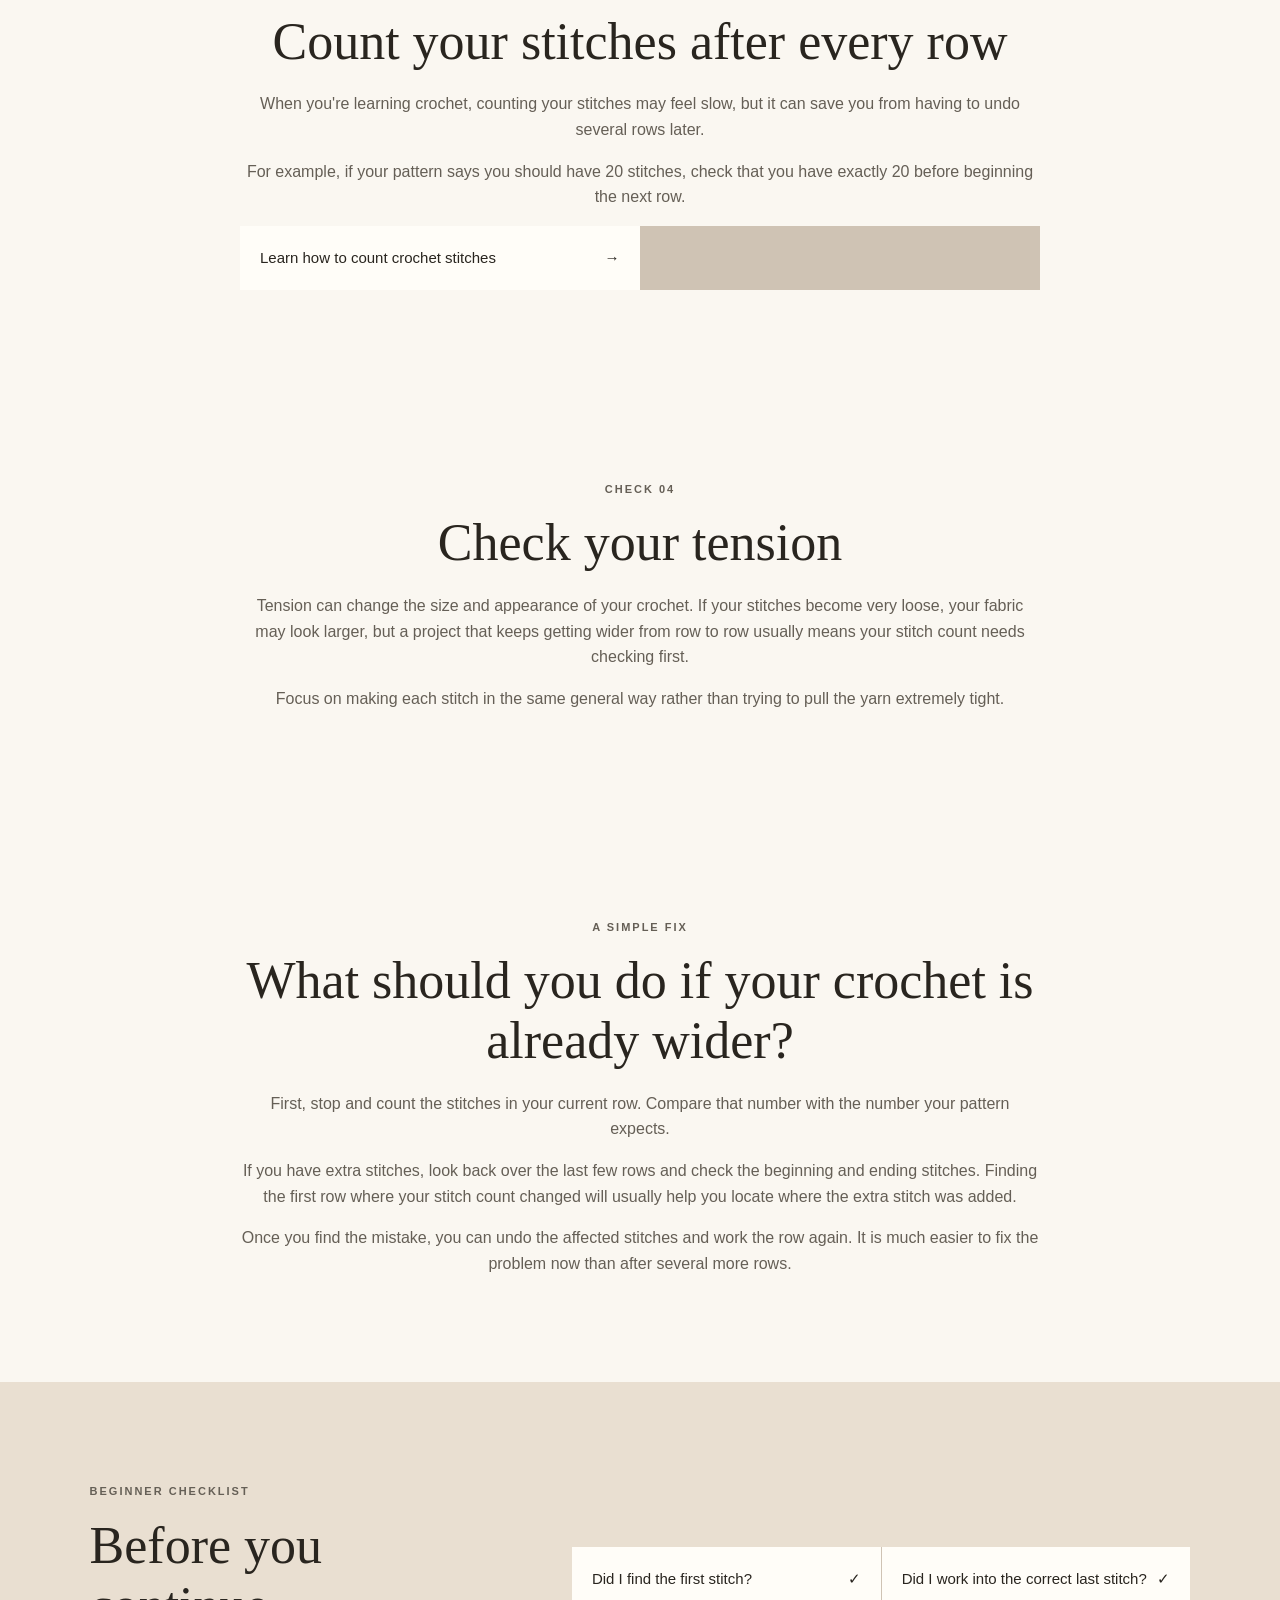
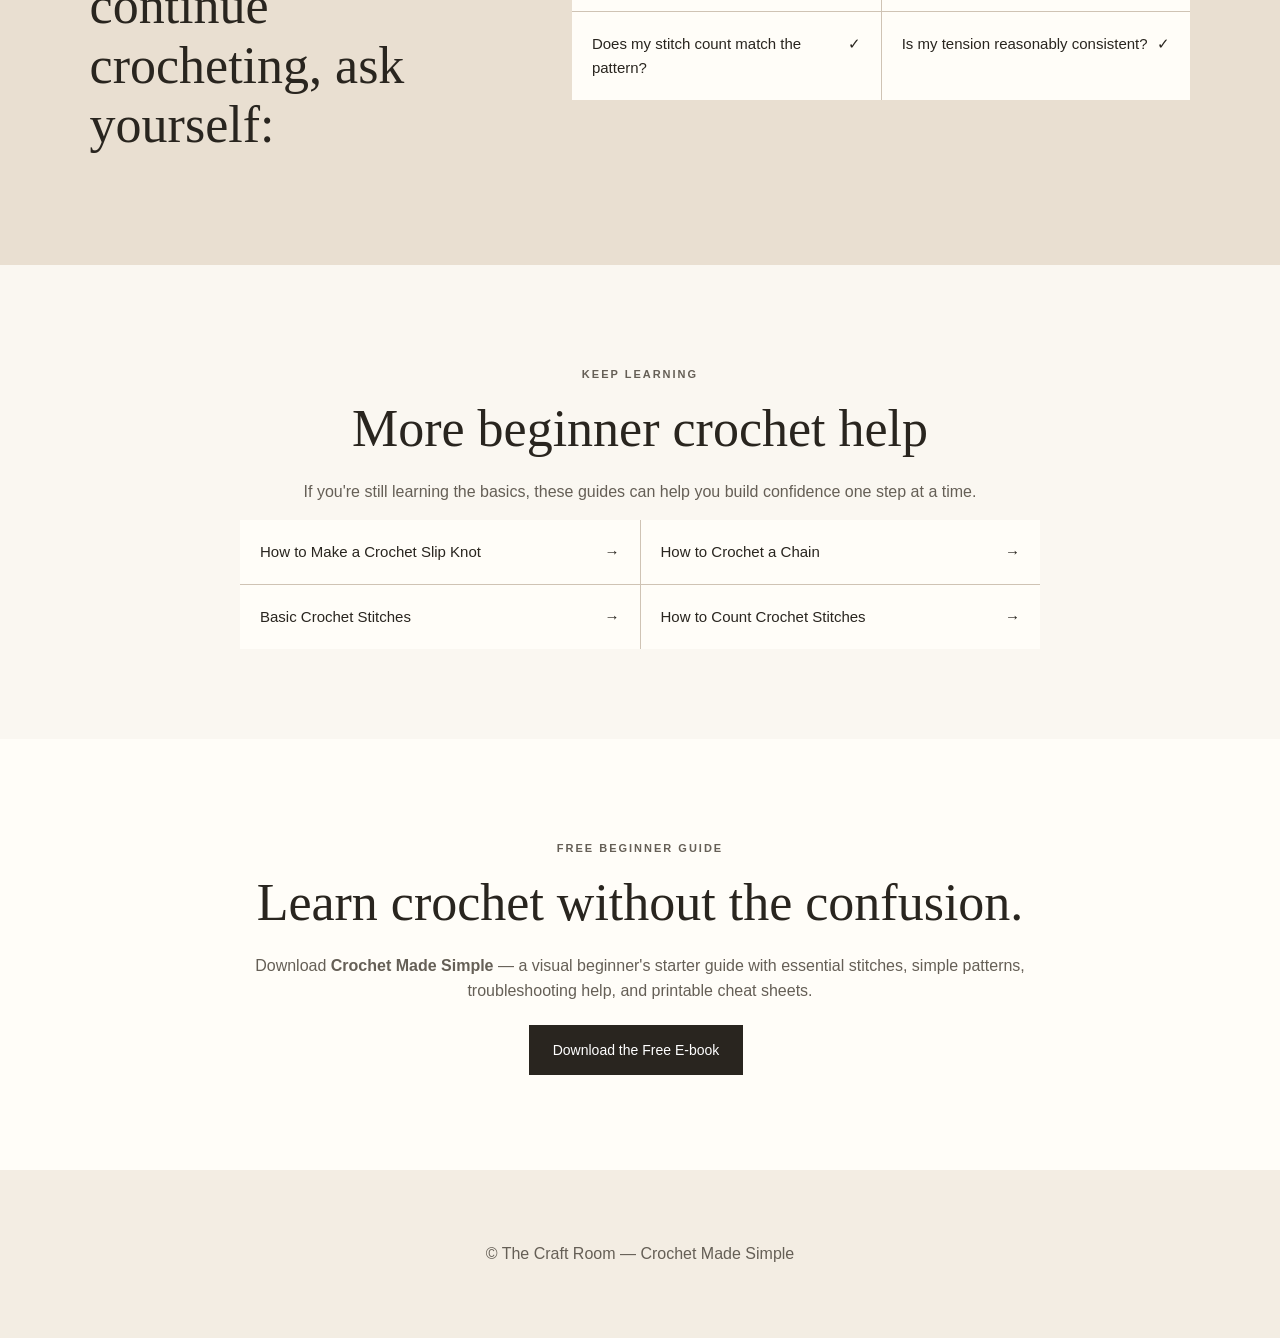
<file: why-is-my-crochet-getting-wider.html>
<!doctype html>
<html lang="en">
<head>

<meta charset="utf-8">
<meta name="viewport" content="width=device-width,initial-scale=1">

<title>Why Is My Crochet Getting Wider? Common Reasons & Fixes | The Craft Room</title>

<meta name="description" content="Is your crochet getting wider as you work? Learn why crochet projects grow wider and how to fix extra stitches, turning-chain mistakes, and stitch-count problems.">

<link rel="stylesheet" href="style.css">

</head>

<body>

<header>

<a class="logo" href="index.html">THE <span>CRAFT ROOM</span></a>

<button class="menu" onclick="document.querySelector('nav').classList.toggle('open')">☰</button>

<nav>
<a href="index.html">Home</a>
<a href="crochet-for-beginners.html">Start Here</a>
<a href="index.html#fix">Fix My Crochet</a>
<a href="index.html#projects">Projects</a>
</nav>

</header>


<main>

<section class="hero">

<div>

<p class="eyebrow">FIX MY CROCHET • BEGINNERS</p>

<h1>Why Is My Crochet <em>Getting Wider?</em></h1>

<p class="lead">
If your crochet project keeps getting wider as you work, don't panic. You are probably adding stitches somewhere without realizing it. Let's find the problem and fix it.
</p>

<a class="btn dark" href="#reasons">Find the Problem</a>

<a class="btn light" href="index.html">Back to Home</a>

</div>

<div class="hero-art">

<div class="yarn"></div>

<div class="flower one">✿</div>

<div class="flower two">✿</div>

<div class="tag">
THE CRAFT ROOM<br>
<small>crochet made simple</small>
</div>

</div>

</section>


<section id="reasons">

<div class="center">

<p class="eyebrow">COMMON REASONS</p>

<h2>Why is my crochet getting wider?</h2>

<p>
If each row seems longer than the one before it, you're probably adding stitches somewhere. These are some of the first things to check.
</p>

</div>


<div class="steps">

<article>
<b>01</b>
<h3>You're adding an extra stitch</h3>
<p>
An extra stitch can easily be added near the beginning or end of a row. Count your stitches after every row while you're learning.
</p>
</article>

<article>
<b>02</b>
<h3>You're working into the turning chain</h3>
<p>
Depending on the pattern, the turning chain may or may not count as a stitch. Follow the pattern instructions carefully so you don't accidentally add an extra stitch.
</p>
</article>

<article>
<b>03</b>
<h3>You're working into the wrong place</h3>
<p>
Make sure your hook is going into the correct stitch instead of accidentally working into a gap or space beside it.
</p>
</article>

<article>
<b>04</b>
<h3>Your stitch count is changing</h3>
<p>
Write down the number of stitches you should have in each row. Then compare your actual count before starting the next row.
</p>
</article>

</div>

</section>


<section class="fix">

<div>

<p class="eyebrow">QUICK CHECK</p>

<h2>Let's find where the extra stitches are coming from.</h2>

<p>
Start by checking the beginning and end of your last few rows. These are common places for beginners to accidentally add stitches.
</p>

</div>


<div class="problems">

<a href="#beginning">Check the beginning <span>→</span></a>

<a href="#ending">Check the ending <span>→</span></a>

<a href="#count">Check your stitch count <span>→</span></a>

<a href="#tension">Check your tension <span>→</span></a>

</div>

</section>


<section id="beginning">

<div class="center">

<p class="eyebrow">CHECK 01</p>

<h2>Check the beginning of the row</h2>

<p>
The first few stitches can be easy to miss or accidentally work into twice. Look closely at the first stitch of your previous row and where you placed your hook after making the turning chain.
</p>

<p>
If you are unsure where the first stitch is, place a stitch marker in it. This can make the edge much easier to recognize as you continue working.
</p>

</div>

</section>


<section id="ending">

<div class="center">

<p class="eyebrow">CHECK 02</p>

<h2>Check the end of the row</h2>

<p>
The last stitch is another common trouble spot. It can be easy to accidentally work into a nearby space or add an extra stitch at the edge.
</p>

<p>
Before turning your work, count the stitches in the row. If the number is higher than the pattern says it should be, you have probably added a stitch somewhere.
</p>

</div>

</section>


<section id="count">

<div class="center">

<p class="eyebrow">CHECK 03</p>

<h2>Count your stitches after every row</h2>

<p>
When you're learning crochet, counting your stitches may feel slow, but it can save you from having to undo several rows later.
</p>

<p>
For example, if your pattern says you should have 20 stitches, check that you have exactly 20 before beginning the next row.
</p>

<div class="problems">

<a href="how-to-count-crochet-stitches.html">
Learn how to count crochet stitches <span>→</span>
</a>

</div>

</div>

</section>


<section id="tension">

<div class="center">

<p class="eyebrow">CHECK 04</p>

<h2>Check your tension</h2>

<p>
Tension can change the size and appearance of your crochet. If your stitches become very loose, your fabric may look larger, but a project that keeps getting wider from row to row usually means your stitch count needs checking first.
</p>

<p>
Focus on making each stitch in the same general way rather than trying to pull the yarn extremely tight.
</p>

</div>

</section>


<section>

<div class="center">

<p class="eyebrow">A SIMPLE FIX</p>

<h2>What should you do if your crochet is already wider?</h2>

<p>
First, stop and count the stitches in your current row. Compare that number with the number your pattern expects.
</p>

<p>
If you have extra stitches, look back over the last few rows and check the beginning and ending stitches. Finding the first row where your stitch count changed will usually help you locate where the extra stitch was added.
</p>

<p>
Once you find the mistake, you can undo the affected stitches and work the row again. It is much easier to fix the problem now than after several more rows.
</p>

</div>

</section>


<section class="fix">

<div>

<p class="eyebrow">BEGINNER CHECKLIST</p>

<h2>Before you continue crocheting, ask yourself:</h2>

</div>

<div class="problems">

<a href="#beginning">Did I find the first stitch? <span>✓</span></a>

<a href="#ending">Did I work into the correct last stitch? <span>✓</span></a>

<a href="#count">Does my stitch count match the pattern? <span>✓</span></a>

<a href="#tension">Is my tension reasonably consistent? <span>✓</span></a>

</div>

</section>


<section>

<div class="center">

<p class="eyebrow">KEEP LEARNING</p>

<h2>More beginner crochet help</h2>

<p>
If you're still learning the basics, these guides can help you build confidence one step at a time.
</p>

<div class="problems">

<a href="how-to-make-a-crochet-slip-knot.html">
How to Make a Crochet Slip Knot <span>→</span>
</a>

<a href="how-to-crochet-a-chain.html">
How to Crochet a Chain <span>→</span>
</a>

<a href="how-to-make-basic-crochet-stitches.html">
Basic Crochet Stitches <span>→</span>
</a>

<a href="how-to-count-crochet-stitches.html">
How to Count Crochet Stitches <span>→</span>
</a>

</div>

</div>

</section>


<section class="ebook">

<div class="center">

<p class="eyebrow">FREE BEGINNER GUIDE</p>

<h2>Learn crochet without the confusion.</h2>

<p>
Download <strong>Crochet Made Simple</strong> — a visual beginner's starter guide with essential stitches, simple patterns, troubleshooting help, and printable cheat sheets.
</p>

<a class="btn dark" href="The-Craft-Room-Crochet-Made-Simple-Visual-Edition.pdf" target="_blank">
Download the Free E-book
</a>

</div>

</section>

</main>


<footer>

<p>© The Craft Room — Crochet Made Simple</p>

</footer>


</body>
</html>
</file>
<file: style.css>
{
  box-sizing: border-box;
  }

html {
scroll-behavior: smooth;
}

body {
margin: 0;
font-family: Arial, sans-serif;
color: #29251f;
background: #faf7f1;
line-height: 1.6;
}

a {
color: inherit;
text-decoration: none;
}

header {
position: sticky;
top: 0;
z-index: 100;
display: flex;
align-items: center;
justify-content: space-between;
padding: 18px 6%;
background: rgba(250, 247, 241, 0.96);
border-bottom: 1px solid #e6dfd3;
}

.logo {
font-size: 15px;
letter-spacing: 2px;
font-weight: bold;
}

.logo span {
font-weight: normal;
}

nav {
display: flex;
gap: 28px;
}

nav a {
font-size: 14px;
}

nav a:hover {
opacity: 0.6;
}

.menu {
display: none;
border: 0;
background: none;
font-size: 24px;
cursor: pointer;
}

section {
padding: 90px 7%;
}

.hero {
min-height: 680px;
display: grid;
grid-template-columns: 1fr 1fr;
align-items: center;
gap: 60px;
background: #f3ede3;
}

.eyebrow {
font-size: 11px;
letter-spacing: 2px;
font-weight: bold;
margin-bottom: 15px;
text-transform: uppercase;
}

h1,
h2,
h3 {
font-family: Georgia, serif;
font-weight: normal;
line-height: 1.15;
}

h1 {
font-size: clamp(45px, 6vw, 78px);
margin: 0 0 25px;
max-width: 700px;
}

h1 em {
font-style: italic;
}

h2 {
font-size: clamp(34px, 5vw, 52px);
margin: 10px 0 20px;
}

h3 {
font-size: 22px;
}

.lead {
max-width: 580px;
font-size: 18px;
color: #655f56;
margin-bottom: 30px;
}

.btn {
display: inline-block;
padding: 13px 23px;
margin: 5px 8px 5px 0;
border: 1px solid #29251f;
font-size: 14px;
cursor: pointer;
}

.btn.dark {
background: #29251f;
color: #fff;
}

.btn.light {
background: transparent;
color: #29251f;
}

.btn:hover {
transform: translateY(-2px);
}

.hero-art {
position: relative;
min-height: 470px;
background: #e5d8c7;
display: flex;
align-items: center;
justify-content: center;
overflow: hidden;
}

.yarn {
width: 210px;
height: 210px;
border-radius: 50%;
background: #b99d7c;
box-shadow: inset -20px -15px 0 rgba(0,0,0,0.06);
}

.flower {
position: absolute;
font-size: 75px;
}

.flower.one {
top: 45px;
left: 55px;
}

.flower.two {
bottom: 45px;
right: 55px;
}

.tag {
position: absolute;
bottom: 35px;
left: 35px;
padding: 13px 18px;
background: #fffdf8;
font-size: 12px;
letter-spacing: 2px;
}

.tag small {
letter-spacing: 1px;
color: #756d62;
}

.center {
max-width: 800px;
margin: auto;
text-align: center;
}

.center > p {
color: #655f56;
}

.ebook {
background: #fffdf8;
}

.steps {
max-width: 1100px;
margin: 45px auto 0;
display: grid;
grid-template-columns: repeat(5, 1fr);
gap: 18px;
}

.steps article {
padding: 28px 20px;
background: #fffdf8;
border: 1px solid #e3dbcf;
}

.steps b {
font-size: 12px;
letter-spacing: 2px;
color: #8b7357;
}

.steps h3 {
margin-bottom: 10px;
}

.steps p {
font-size: 14px;
color: #6c665e;
}

#crochet {
background: #f3ede3;
}

#troubleshooting {
background: #fffdf8;
}

.fix {
display: grid;
grid-template-columns: 0.8fr 1.2fr;
gap: 70px;
align-items: center;
background: #e9dfd1;
}

.fix p {
color: #655f56;
}

.problems {
display: grid;
grid-template-columns: 1fr 1fr;
gap: 1px;
background: #cfc3b4;
}

.problems a {
display: flex;
justify-content: space-between;
padding: 20px;
background: #fffdf8;
font-size: 15px;
}

.problems a:hover {
background: #f4eee5;
}

.cards {
max-width: 1100px;
margin: 45px auto 0;
display: grid;
grid-template-columns: repeat(4, 1fr);
gap: 20px;
}

.cards article {
padding: 30px 20px;
text-align: center;
background: #fffdf8;
border: 1px solid #e3dbcf;
}

.cards article > div {
font-size: 50px;
margin-bottom: 15px;
}

.cards p {
color: #6c665e;
font-size: 14px;
}

.cards small {
letter-spacing: 1px;
color: #8b7357;
}

.articles {
max-width: 1100px;
margin: 45px auto 0;
display: grid;
grid-template-columns: repeat(2, 1fr);
gap: 20px;
}

.articles a {
padding: 30px;
background: #fffdf8;
border: 1px solid #e3dbcf;
}

.articles a:hover {
transform: translateY(-3px);
}

.articles small {
font-size: 10px;
letter-spacing: 1.5px;
color: #8b7357;
}

.articles h3 {
margin: 12px 0;
}

.articles p {
color: #6c665e;
font-size: 14px;
}

.signup {
background: #29251f;
color: #fffdf8;
display: flex;
justify-content: space-between;
align-items: center;
gap: 40px;
}

.signup p {
color: #d8d0c4;
max-width: 600px;
}

.signup .btn {
border-color: #fffdf8;
background: #fffdf8;
color: #29251f;
white-space: nowrap;
}

footer {
padding: 55px 7%;
text-align: center;
background: #f3ede3;
}

footer p {
color: #655f56;
}

footer > div {
margin: 20px 0;
font-size: 14px;
}

footer > div a {
margin: 0 8px;
}

footer small {
color: #777066;
}

/* MOBILE */

@media (max-width: 800px) {

header {
padding: 16px 5%;
}

.menu {
display: block;
}

nav {
display: none;
position: absolute;
top: 65px;
left: 0;
right: 0;
flex-direction: column;
gap: 0;
background: #faf7f1;
border-bottom: 1px solid #e3dbcf;
}

nav.open {
display: flex;
}

nav a {
padding: 15px 6%;
border-top: 1px solid #e3dbcf;
}

section {
padding: 65px 5%;
}

.hero {
grid-template-columns: 1fr;
min-height: auto;
gap: 45px;
}

h1 {
font-size: 48px;
}

.hero-art {
min-height: 350px;
}

.steps {
grid-template-columns: 1fr;
}

.fix {
grid-template-columns: 1fr;
}

.problems {
grid-template-columns: 1fr;
}

.cards {
grid-template-columns: 1fr 1fr;
}

.articles {
grid-template-columns: 1fr;
}

.signup {
display: block;
}

.signup .btn {
margin-top: 20px;
}

footer > div a {
display: inline-block;
margin: 5px;
}

  }
</file>
